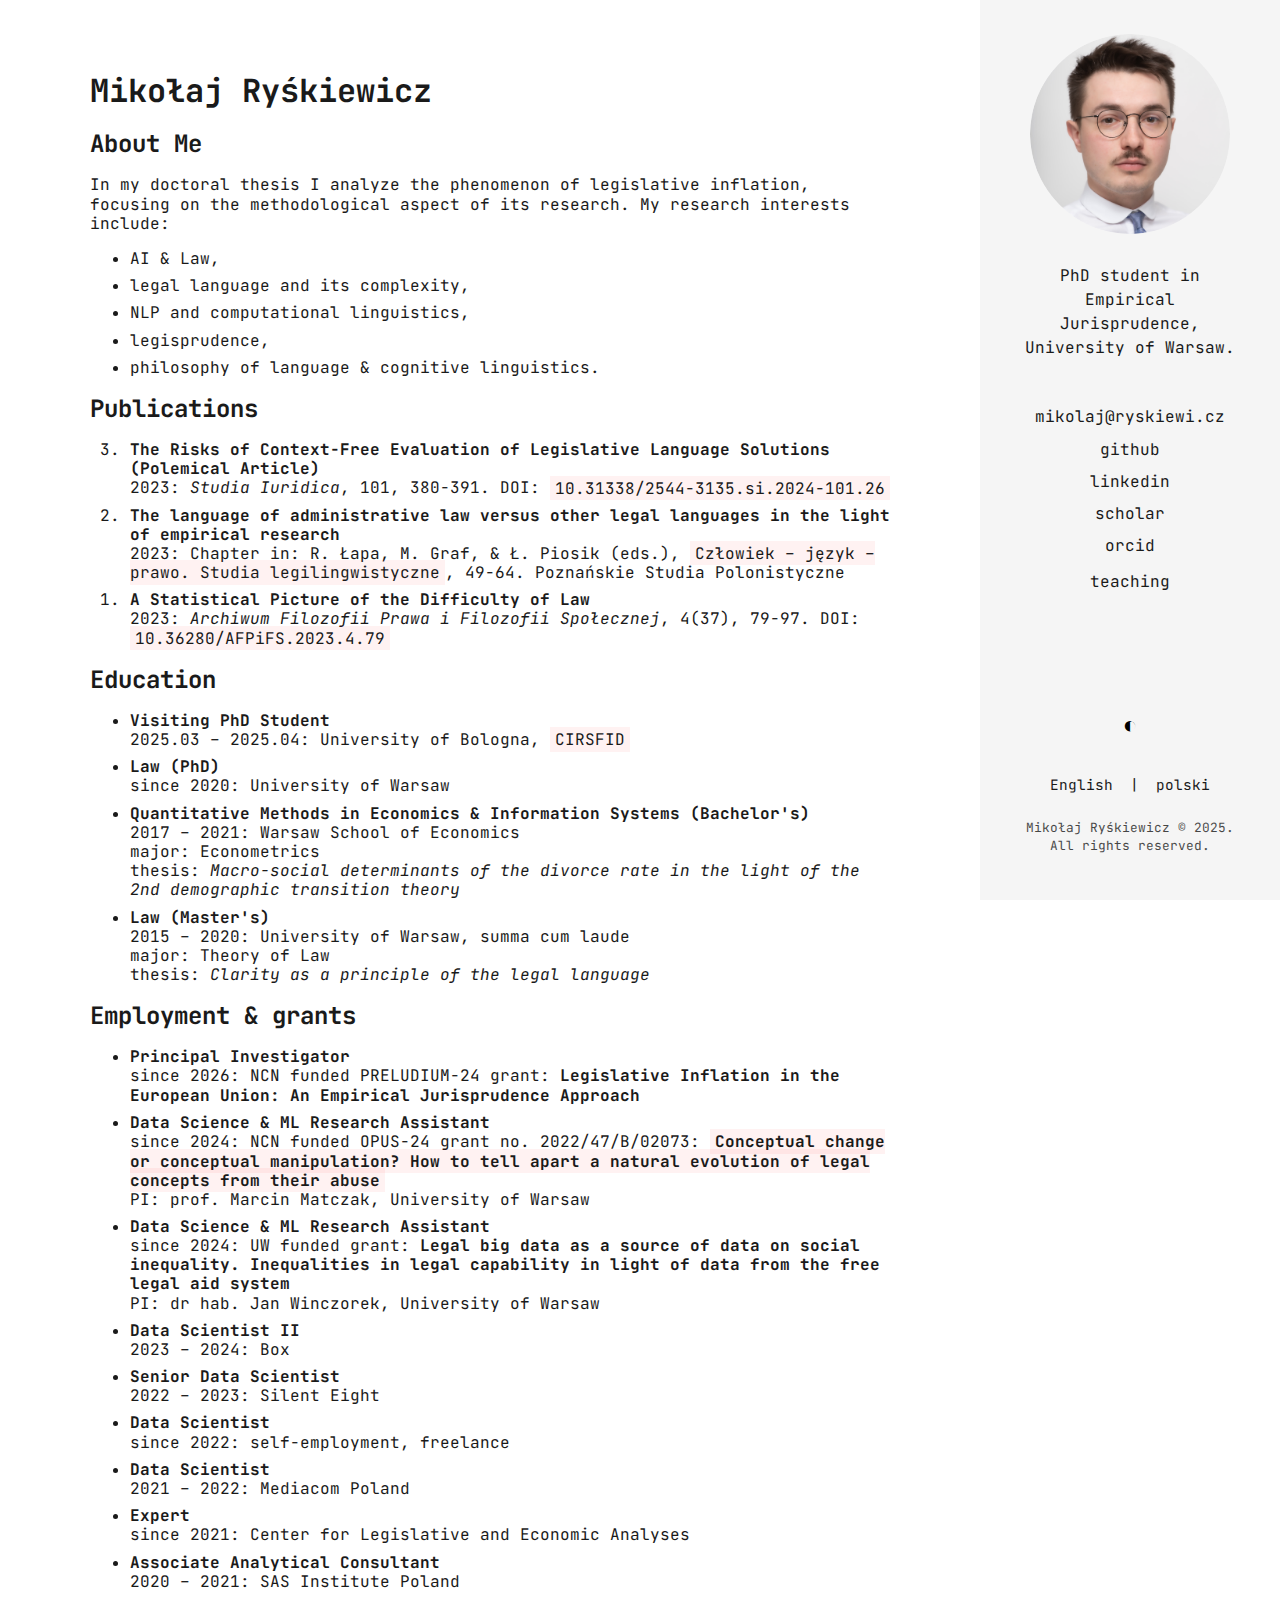
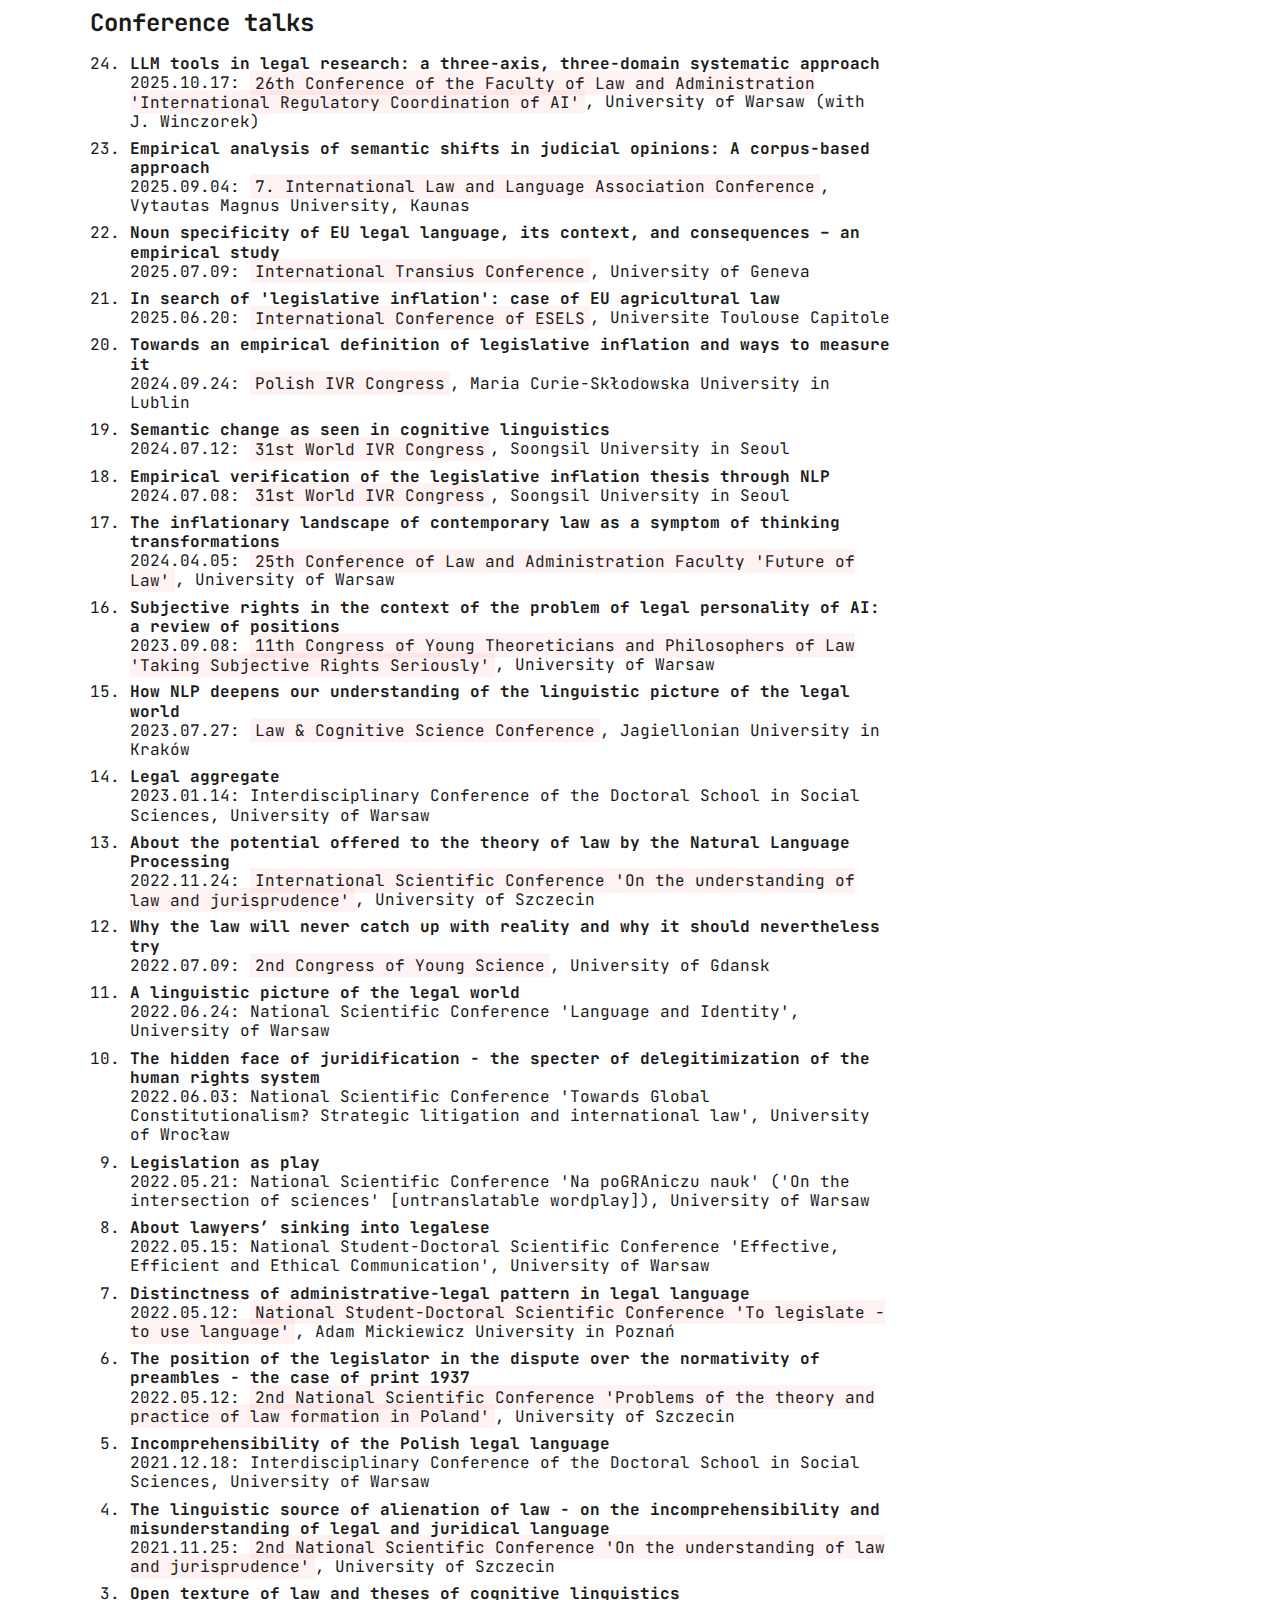
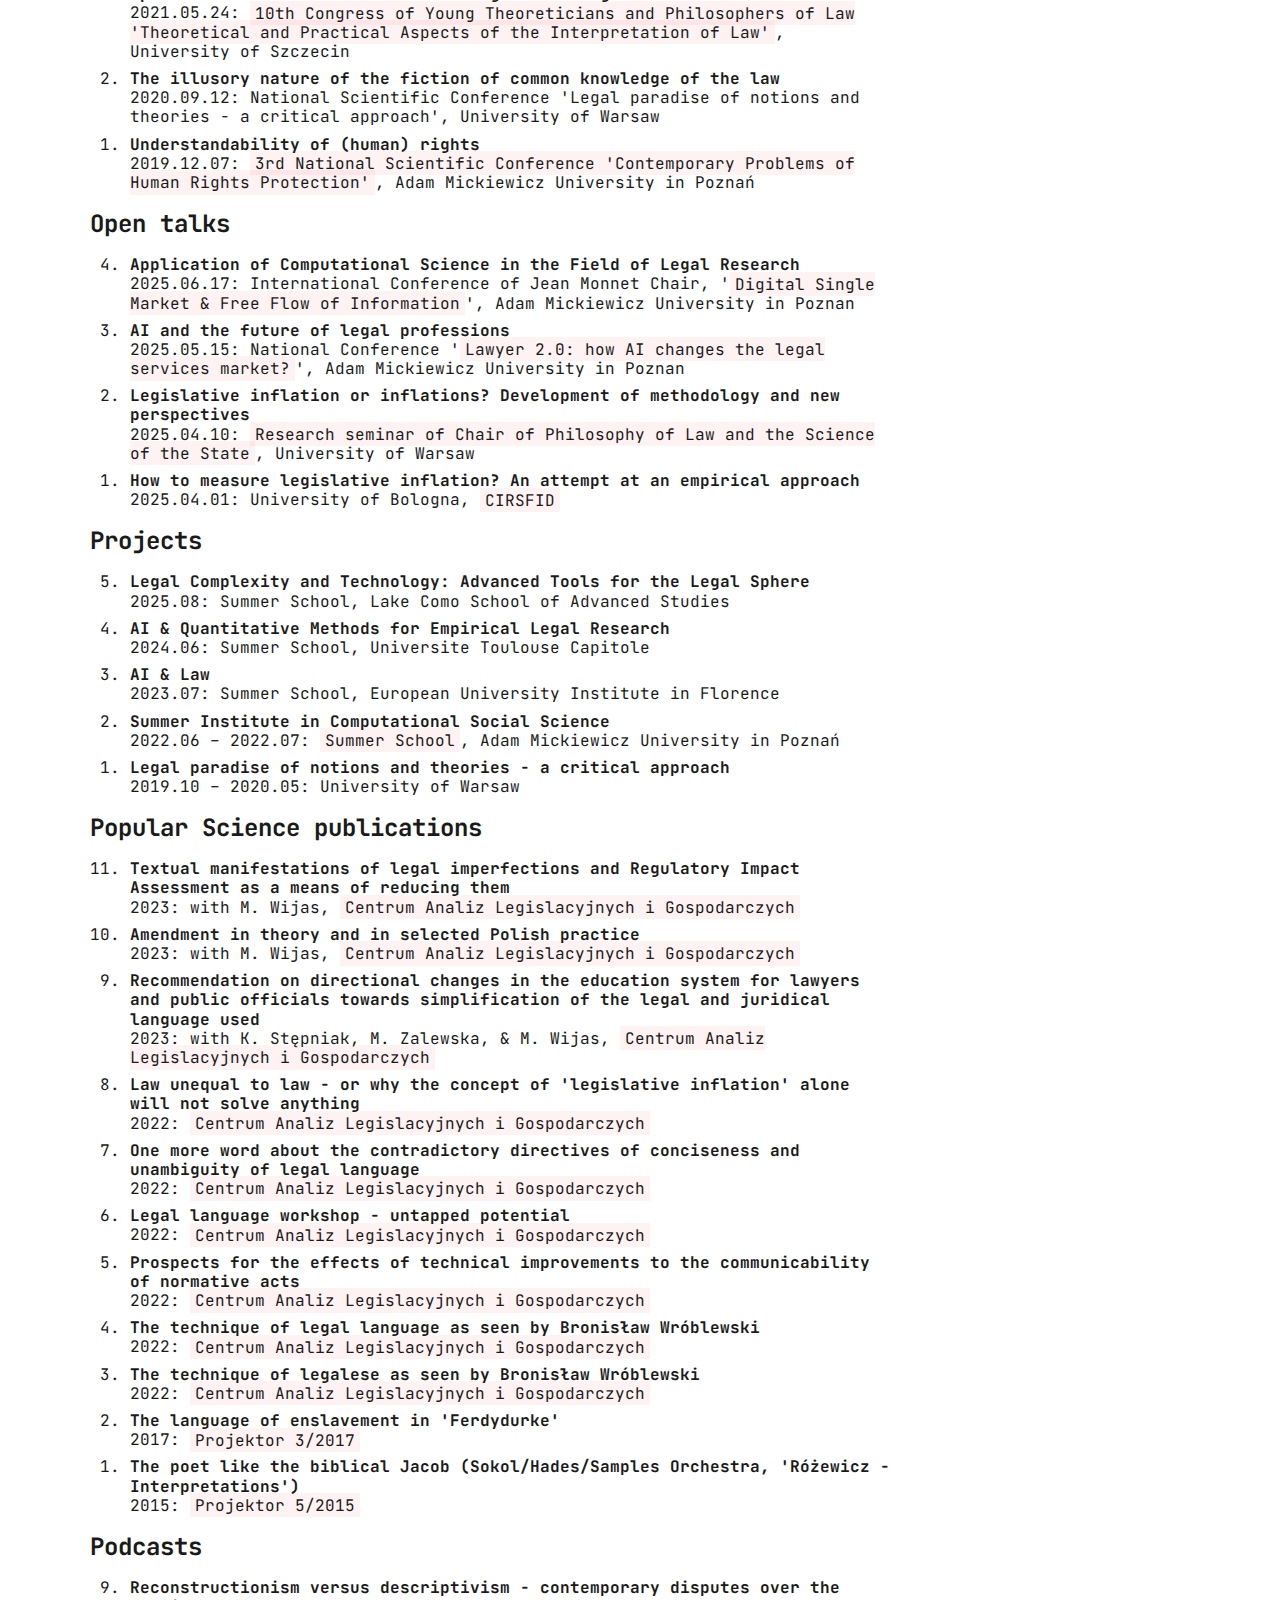
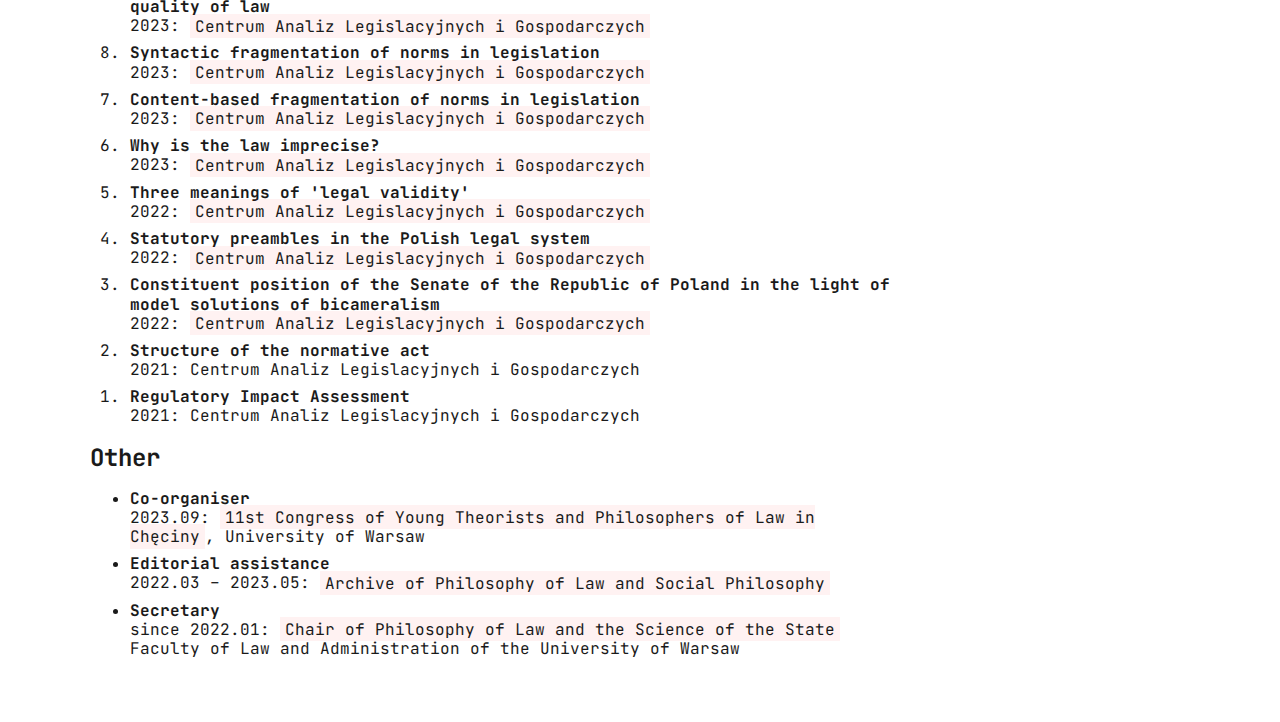
<file: index.html>
<!DOCTYPE html>
<html lang="en">
  <head>
    <meta charset="UTF-8" />
    <meta name="viewport" content="width=device-width, initial-scale=1.0" />
    <title>Mikołaj Ryśkiewicz</title>
    <meta name="description" content="Mikołaj Ryśkiewicz – Empirical Jurisprudence and AI & Law" />
    <meta name="keywords" content="law, linguistics, legal linguistics, computational linguistics" />
    <meta name="author" content="Mikołaj Ryśkiewicz" />
    <link rel="icon" type="image/x-icon" href="/static/favicon.ico" />
    <link rel="preconnect" href="https://fonts.googleapis.com" />
    <link rel="preconnect" href="https://fonts.gstatic.com" crossorigin />
    <link
      href="https://fonts.googleapis.com/css2?family=JetBrains+Mono:wght@400;700&display=swap"
      rel="stylesheet"
    />
    <link rel="stylesheet" href="/static/css/style.css" />
  </head>
  <body>
    <div class="container">
      <main id="main-content">
        
          <!-- Index page -->
          <div data-page="index" class="active">
            <div data-lang="en"><h1>Mikołaj Ryśkiewicz</h1>
<h2>About Me</h2>
<p>In my doctoral thesis I analyze the phenomenon of legislative inflation, focusing on the methodological aspect of its research.
My research interests include:</p>
<ul>
<li>AI &amp; Law,</li>
<li>legal language and its complexity,</li>
<li>NLP and computational linguistics,</li>
<li>legisprudence,</li>
<li>philosophy of language &amp; cognitive linguistics.</li>
</ul>
<h2>Publications</h2>
<ol reversed>
<li><b>The Risks of Context-Free Evaluation of Legislative Language Solutions (Polemical Article)</b><br>2023: <em>Studia Iuridica</em>, 101, 380-391. DOI: <a href="https://doi.org/10.31338/2544-3135.si.2024-101.26" target="_blank" rel="noopener">10.31338/2544-3135.si.2024-101.26</a></li>
<li><b>The language of administrative law versus other legal languages in the light of empirical research</b><br>2023: Chapter in: R. Łapa, M. Graf, &amp; Ł. Piosik (eds.), <a href="https://psp.amu.edu.pl/asset/public/1673/Czlowiek-jezyk-prawo-spis-tresci.pdf" target="_blank" rel="noopener">Człowiek – język – prawo. Studia legilingwistyczne</a>,  49-64. Poznańskie Studia Polonistyczne</li>
<li><b>A Statistical Picture of the Difficulty of Law</b><br>2023: <em>Archiwum Filozofii Prawa i Filozofii Społecznej</em>, 4(37), 79-97. DOI: <a href="https://doi.org/10.36280/AFPiFS.2023.4.79" target="_blank" rel="noopener">10.36280/AFPiFS.2023.4.79</a></li>
</ol reversed>

<h2>Education</h2>
<ul>
<li><b>Visiting PhD Student</b><br>2025.03 – 2025.04: University of Bologna, <a href="https://site.unibo.it/cirsfid/it" target="_blank" rel="noopener">CIRSFID</a></li>
<li><b>Law (PhD)</b><br>since 2020: University of Warsaw</li>
<li><b>Quantitative Methods in Economics & Information Systems (Bachelor's)</b><br>2017 – 2021: Warsaw School of Economics<br>major: Econometrics<br>thesis: <em>Macro-social determinants of the divorce rate in the light of the 2nd demographic transition theory</em><br></li>
<li><b>Law (Master's)</b><br>2015 – 2020: University of Warsaw, summa cum laude<br>major: Theory of Law<br>thesis: <em>Clarity as a principle of the legal language</em><br></li>
</ul>

<h2>Employment &amp; grants</h2>
<ul>
<li><b>Principal Investigator</b><br>since 2026: NCN funded PRELUDIUM-24 grant: <strong>Legislative Inflation in the European Union: An Empirical Jurisprudence Approach</strong></li>
<li><b>Data Science & ML Research Assistant</b><br>since 2024: NCN funded OPUS-24 grant no. 2022/47/B/02073: <a href="https://projekty.ncn.gov.pl/index.php?projekt_id=577471" target="_blank" rel="noopener"><strong>Conceptual change or conceptual manipulation? How to tell apart a natural evolution of legal concepts from their abuse</strong></a><br>PI: prof. Marcin Matczak, University of Warsaw<br></li>
<li><b>Data Science & ML Research Assistant</b><br>since 2024: UW funded grant: <strong>Legal big data as a source of data on social inequality. Inequalities in legal capability in light of data from the free legal aid system</strong><br>PI: dr hab. Jan Winczorek, University of Warsaw<br></li>
<li><b>Data Scientist II</b><br>2023 – 2024: Box</li>
<li><b>Senior Data Scientist</b><br>2022 – 2023: Silent Eight</li>
<li><b>Data Scientist</b><br>since 2022: self-employment, freelance</li>
<li><b>Data Scientist</b><br>2021 – 2022: Mediacom Poland</li>
<li><b>Expert</b><br>since 2021: Center for Legislative and Economic Analyses</li>
<li><b>Associate Analytical Consultant</b><br>2020 – 2021: SAS Institute Poland</li>
</ul>

<h2>Conference talks</h2>
<ol reversed>
<li><b>LLM tools in legal research: a three-axis, three-domain systematic approach</b><br>2025.10.17: <a href="https://wpia.uw.edu.pl/uploads/media/68ef518c47c4f/agenda-konferencja-wydzialowa-17-10-v7-5.pdf" target="_blank" rel="noopener">26th Conference of the Faculty of Law and Administration 'International Regulatory Coordination of AI'</a>, University of Warsaw (with J. Winczorek)</li>
<li><b>Empirical analysis of semantic shifts in judicial opinions: A corpus-based approach</b><br>2025.09.04: <a href="https://conferences.vdu.lt/the-7th-general-illa-conference-call-for-papers/" target="_blank" rel="noopener">7. International Law and Language Association Conference</a>, Vytautas Magnus University, Kaunas</li>
<li><b>Noun specificity of EU legal language, its context, and consequences – an empirical study</b><br>2025.07.09: <a href="https://transius.unige.ch/en/conferences-and-seminars/international-conferences/tc25/cfp" target="_blank" rel="noopener">International Transius Conference</a>, University of Geneva</li>
<li><b>In search of 'legislative inflation': case of EU agricultural law</b><br>2025.06.20: <a href="https://esels.eu/conference-report-toulouse-2025/" target="_blank" rel="noopener">International Conference of ESELS</a>, Universite Toulouse Capitole</li>
<li><b>Towards an empirical definition of legislative inflation and ways to measure it</b><br>2024.09.24: <a href="https://phavi.umcs.pl/at/attachments/2024/0919/220323-2024-program-konferencji.pdf" target="_blank" rel="noopener">Polish IVR Congress</a>, Maria Curie-Skłodowska University in Lublin</li>
<li><b>Semantic change as seen in cognitive linguistics</b><br>2024.07.12: <a href="https://drive.google.com/drive/folders/1z6nMkzm38UCMLPKSFkjVs51rLGp4aNIl" target="_blank" rel="noopener">31st World IVR Congress</a>, Soongsil University in Seoul</li>
<li><b>Empirical verification of the legislative inflation thesis through NLP</b><br>2024.07.08: <a href="https://drive.google.com/drive/folders/1z6nMkzm38UCMLPKSFkjVs51rLGp4aNIl" target="_blank" rel="noopener">31st World IVR Congress</a>, Soongsil University in Seoul</li>
<li><b>The inflationary landscape of contemporary law as a symptom of thinking transformations</b><br>2024.04.05: <a href="https://wpia.uw.edu.pl/uploads/media/660d55bfbce7f/2przyszlosc-prawa-program-konferencji-pdf-1.pdf" target="_blank" rel="noopener">25th Conference of Law and Administration Faculty 'Future of Law'</a>, University of Warsaw</li>
<li><b>Subjective rights in the context of the problem of legal personality of AI: a review of positions</b><br>2023.09.08: <a href="https://wpia.uw.edu.pl/uploads/media/64e8a451b8e0c/program-xi-zjazdu-mlodych-teoretykow-i-filozofow-prawa-checiny-2023-1.pdf" target="_blank" rel="noopener">11th Congress of Young Theoreticians and Philosophers of Law 'Taking Subjective Rights Seriously'</a>, University of Warsaw</li>
<li><b>How NLP deepens our understanding of the linguistic picture of the legal world</b><br>2023.07.27: <a href="https://futurelawlab.pl/law-cognitive-science-conference/" target="_blank" rel="noopener">Law &amp; Cognitive Science Conference</a>, Jagiellonian University in Kraków</li>
<li><b>Legal aggregate</b><br>2023.01.14: Interdisciplinary Conference of the Doctoral School in Social Sciences, University of Warsaw</li>
<li><b>About the potential offered to the theory of law by the Natural Language Processing</b><br>2022.11.24: <a href="https://konferencja-stczepita.usz.edu.pl/program/" target="_blank" rel="noopener">International Scientific Conference 'On the understanding of law and jurisprudence'</a>, University of Szczecin</li>
<li><b>Why the law will never catch up with reality and why it should nevertheless try</b><br>2022.07.09: <a href="https://kongresmlodejnauki.ug.edu.pl/wp-content/uploads/2022/07/Program-Kongresu-Mlodej-Nauki-1.pdf" target="_blank" rel="noopener">2nd Congress of Young Science</a>, University of Gdansk</li>
<li><b>A linguistic picture of the legal world</b><br>2022.06.24: National Scientific Conference 'Language and Identity', University of Warsaw</li>
<li><b>The hidden face of juridification - the specter of delegitimization of the human rights system </b><br>2022.06.03: National Scientific Conference 'Towards Global Constitutionalism? Strategic litigation and international law', University of Wrocław</li>
<li><b>Legislation as play </b><br>2022.05.21: National Scientific Conference 'Na poGRAniczu nauk' ('On the intersection of sciences' [untranslatable wordplay]), University of Warsaw</li>
<li><b>About lawyers’ sinking into legalese </b><br>2022.05.15: National Student-Doctoral Scientific Conference 'Effective, Efficient and Ethical Communication', University of Warsaw</li>
<li><b>Distinctness of administrative-legal pattern in legal language</b><br>2022.05.12: <a href="https://wfpik.amu.edu.pl/__data/assets/pdf_file/0018/369000/Program-konferencji.pdf" target="_blank" rel="noopener">National Student-Doctoral Scientific Conference 'To legislate - to use language'</a>, Adam Mickiewicz University in Poznań</li>
<li><b>The position of the legislator in the dispute over the normativity of preambles - the case of print 1937</b><br>2022.05.12: <a href="https://konferencja-mklodawski.usz.edu.pl/program-2022/" target="_blank" rel="noopener">2nd National Scientific Conference 'Problems of the theory and practice of law formation in Poland'</a>, University of Szczecin</li>
<li><b>Incomprehensibility of the Polish legal language</b><br>2021.12.18: Interdisciplinary Conference of the Doctoral School in Social Sciences, University of Warsaw</li>
<li><b>The linguistic source of alienation of law - on the incomprehensibility and misunderstanding of legal and juridical language</b><br>2021.11.25: <a href="https://konferencja-stczepita.usz.edu.pl/edycja-2021/" target="_blank" rel="noopener">2nd National Scientific Conference 'On the understanding of law and jurisprudence'</a>, University of Szczecin</li>
<li><b>Open texture of law and theses of cognitive linguistics</b><br>2021.05.24: <a href="https://doi.org/10.36280/AFPiFS.2021.3.107" target="_blank" rel="noopener">10th Congress of Young Theoreticians and Philosophers of Law 'Theoretical and Practical Aspects of the Interpretation of Law'</a>, University of Szczecin</li>
<li><b>The illusory nature of the fiction of common knowledge of the law</b><br>2020.09.12: National Scientific Conference 'Legal paradise of notions and theories - a critical approach', University of Warsaw</li>
<li><b>Understandability of (human) rights</b><br>2019.12.07: <a href="https://ppb.amu.edu.pl/2019/11/30/harmonogram-iii-ogolnopolskiej-konferencji-naukowej-wspolczesne-problemy-ochrony-praw-czlowieka-7-xii-2019/" target="_blank" rel="noopener">3rd National Scientific Conference 'Contemporary Problems of Human Rights Protection'</a>, Adam Mickiewicz University in Poznań</li>
</ol reversed>

<h2>Open talks</h2>
<ol reversed>
<li><b>Application of Computational Science in the Field of Legal Research</b><br>2025.06.17: International Conference of Jean Monnet Chair, '<a href="https://freeflow.web.amu.edu.pl/" target="_blank" rel="noopener">Digital Single Market &amp; Free Flow of Information</a>', Adam Mickiewicz University in Poznan</li>
<li><b>AI and the future of legal professions</b><br>2025.05.15: National Conference '<a href="https://prawo.amu.edu.pl/aktualnosci/ogolnopolska-konferencja-naukowa-prawnik-2-0-jak-ai-zmienia-rynek-uslug-prawnych/" target="_blank" rel="noopener">Lawyer 2.0: how AI changes the legal services market?</a>', Adam Mickiewicz University in Poznan</li>
<li><b>Legislative inflation or inflations? Development of methodology and new perspectives</b><br>2025.04.10: <a href="https://fpinop.wpia.uw.edu.pl/index.php/2025/04/04/891/" target="_blank" rel="noopener">Research seminar of Chair of Philosophy of Law and the Science of the State</a>, University of Warsaw</li>
<li><b>How to measure legislative inflation? An attempt at an empirical approach</b><br>2025.04.01: University of Bologna, <a href="https://site.unibo.it/cirsfid/it" target="_blank" rel="noopener">CIRSFID</a></li>
</ol reversed>

<h2>Projects</h2>
<ol reversed>
<li><b>Legal Complexity and Technology: Advanced Tools for the Legal Sphere</b><br>2025.08: Summer School, Lake Como School of Advanced Studies</li>
<li><b>AI & Quantitative Methods for Empirical Legal Research</b><br>2024.06: Summer School, Universite Toulouse Capitole</li>
<li><b>AI & Law</b><br>2023.07: Summer School, European University Institute in Florence</li>
<li><b>Summer Institute in Computational Social Science</b><br>2022.06 – 2022.07: <a href="https://prawo.amu.edu.pl/aktualnosci/podsumowanie-szkoly-letniej-poswieconej-metodom-statystycznym-w-naukach-prawnych/" target="_blank" rel="noopener">Summer School</a>, Adam Mickiewicz University in Poznań</li>
<li><b>Legal paradise of notions and theories - a critical approach</b><br>2019.10 – 2020.05: University of Warsaw</li>
</ol reversed>

<h2>Popular Science publications</h2>
<ol reversed>
<li><b>Textual manifestations of legal imperfections and Regulatory Impact Assessment as a means of reducing them</b><br>2023: with M. Wijas, <a href="https://calg.pl/wp-content/uploads/2024/02/Tekstowe-przejawy-niedoskonalosci-prawa-oraz-OSR-jako-sposob-ich-ograniczania.pdf" target="_blank" rel="noopener">Centrum Analiz Legislacyjnych i Gospodarczych</a></li>
<li><b>Amendment in theory and in selected Polish practice</b><br>2023: with M. Wijas, <a href="https://calg.pl/wp-content/uploads/2024/02/Nowelizacja-4.pdf" target="_blank" rel="noopener">Centrum Analiz Legislacyjnych i Gospodarczych</a></li>
<li><b>Recommendation on directional changes in the education system for lawyers and public officials towards simplification of the legal and juridical language used</b><br>2023: with K. Stępniak, M. Zalewska, &amp; M. Wijas, <a href="https://calg.pl/wp-content/uploads/2024/02/Rekomendacja_2023_CALG_compressed.pdf" target="_blank" rel="noopener">Centrum Analiz Legislacyjnych i Gospodarczych</a></li>
<li><b>Law unequal to law - or why the concept of 'legislative inflation' alone will not solve anything</b><br>2022: <a href="https://calg.pl/prawo-prawu-nierowne-czyli-dlaczego-sama-koncepcja-inflacji-prawa-niczego-nie-rozwiaze/" target="_blank" rel="noopener">Centrum Analiz Legislacyjnych i Gospodarczych</a></li>
<li><b>One more word about the contradictory directives of conciseness and unambiguity of legal language</b><br>2022: <a href="https://calg.pl/jeszcze-slowo-o-sprzecznosci-dyrektyw-zwiezlosci-i-jednoznacznosci-jezyka-prawnego/" target="_blank" rel="noopener">Centrum Analiz Legislacyjnych i Gospodarczych</a></li>
<li><b>Legal language workshop - untapped potential</b><br>2022: <a href="https://calg.pl/jezykowy-warsztat-prawniczy-niewykorzystany-potencjal/" target="_blank" rel="noopener">Centrum Analiz Legislacyjnych i Gospodarczych</a></li>
<li><b>Prospects for the effects of technical improvements to the communicability of normative acts</b><br>2022: <a href="https://calg.pl/perspektywy-skutkow-technicznej-naprawy-komunikatywnosci-aktow-normatywnych/" target="_blank" rel="noopener">Centrum Analiz Legislacyjnych i Gospodarczych</a></li>
<li><b>The technique of legal language as seen by Bronisław Wróblewski</b><br>2022: <a href="https://calg.pl/technika-jezyka-prawnego-w-ujeciu-bronislawa-wroblewskiego/" target="_blank" rel="noopener">Centrum Analiz Legislacyjnych i Gospodarczych</a></li>
<li><b>The technique of legalese as seen by Bronisław Wróblewski</b><br>2022: <a href="https://calg.pl/technika-jezyka-prawniczego-w-ujeciu-bronislawa-wroblewskiego/" target="_blank" rel="noopener">Centrum Analiz Legislacyjnych i Gospodarczych</a></li>
<li><b>The language of enslavement in 'Ferdydurke'</b><br>2017: <a href="http://www.zenit-admin.ogicom.pl/download/Projektor_24/projektor_24_www.pdf" target="_blank" rel="noopener">Projektor 3/2017</a></li>
<li><b>The poet like the biblical Jacob (Sokol/Hades/Samples Orchestra, 'Różewicz - Interpretations')</b><br>2015: <a href="https://projektor-muzyka.blogspot.com/2016/07/poeta-jak-biblijny-jakub-soko-hades.html" target="_blank" rel="noopener">Projektor 5/2015</a></li>
</ol reversed>

<h2>Podcasts</h2>
<ol reversed>
<li><b>Reconstructionism versus descriptivism - contemporary disputes over the quality of law</b><br>2023: <a href="https://youtu.be/e5A7WeF3ON0" target="_blank" rel="noopener">Centrum Analiz Legislacyjnych i Gospodarczych</a></li>
<li><b>Syntactic fragmentation of norms in legislation</b><br>2023: <a href="https://youtu.be/g_zAiVJoUzY" target="_blank" rel="noopener">Centrum Analiz Legislacyjnych i Gospodarczych</a></li>
<li><b>Content-based fragmentation of norms in legislation</b><br>2023: <a href="https://youtu.be/2MZ1C8_Cjws" target="_blank" rel="noopener">Centrum Analiz Legislacyjnych i Gospodarczych</a></li>
<li><b>Why is the law imprecise?</b><br>2023: <a href="https://youtu.be/eOn2-EjsadE" target="_blank" rel="noopener">Centrum Analiz Legislacyjnych i Gospodarczych</a></li>
<li><b>Three meanings of 'legal validity'</b><br>2022: <a href="https://youtu.be/hfJXY3lWpq4" target="_blank" rel="noopener">Centrum Analiz Legislacyjnych i Gospodarczych</a></li>
<li><b>Statutory preambles in the Polish legal system</b><br>2022: <a href="https://youtu.be/ui6F3vd7WkE" target="_blank" rel="noopener">Centrum Analiz Legislacyjnych i Gospodarczych</a></li>
<li><b>Constituent position of the Senate of the Republic of Poland in the light of model solutions of bicameralism</b><br>2022: <a href="https://youtu.be/VMEhYTpmqVQ" target="_blank" rel="noopener">Centrum Analiz Legislacyjnych i Gospodarczych</a></li>
<li><b>Structure of the normative act</b><br>2021: Centrum Analiz Legislacyjnych i Gospodarczych</li>
<li><b>Regulatory Impact Assessment</b><br>2021: Centrum Analiz Legislacyjnych i Gospodarczych</li>
</ol reversed>

<h2>Other</h2>
<ul>
<li><b>Co-organiser</b><br>2023.09: <a href="https://wpia.uw.edu.pl/uploads/media/64e8a451b8e0c/program-xi-zjazdu-mlodych-teoretykow-i-filozofow-prawa-checiny-2023-1.pdf" target="_blank" rel="noopener">11st Congress of Young Theorists and Philosophers of Law in Chęciny</a>, University of Warsaw</li>
<li><b>Editorial assistance</b><br>2022.03 – 2023.05: <a href="https://archiwum.ivr.org.pl/" target="_blank" rel="noopener">Archive of Philosophy of Law and Social Philosophy</a></li>
<li><b>Secretary</b><br>since 2022.01: <a href="https://fpinop.wpia.uw.edu.pl" target="_blank" rel="noopener">Chair of Philosophy of Law and the Science of the State</a><br>Faculty of Law and Administration of the University of Warsaw<br></li>
</ul></div>
            <div data-lang="pl"><h1>Mikołaj Ryśkiewicz</h1>
<h2>O mnie</h2>
<p>W ramach pracy doktorskiej analizuję zjawisko inflacji prawa ze szczególnym uwzględnieniem aspektu metodologii jej badań.
Moje zainteresowania badawcze obejmują również:</p>
<ul>
<li>nurt AI &amp; Law,</li>
<li>język prawny i jego złożoność,</li>
<li>NLP i językoznawstwo ilościowe,</li>
<li>legisprudencję,</li>
<li>filozofię języka i językoznawstwo kognitywne.</li>
</ul>
<h2>Publikacje</h2>
<ol reversed>
<li><b>The Risks of Context-Free Evaluation of Legislative Language Solutions (Polemical Article)</b><br>2023: <em>Studia Iuridica</em>, 101, 380-391. DOI: <a href="https://doi.org/10.31338/2544-3135.si.2024-101.26" target="_blank" rel="noopener">10.31338/2544-3135.si.2024-101.26</a></li>
<li><b>Język prawa administracyjnego a inne języki prawne w świetle badań empirycznych</b><br>2023: Rozdział w: R. Łapa, M. Graf, Ł. Piosik (red.), <a href="https://psp.amu.edu.pl/asset/public/1673/Czlowiek-jezyk-prawo-spis-tresci.pdf" target="_blank" rel="noopener">Człowiek – język – prawo. Studia legilingwistyczne</a>, 49-64. Poznańskie Studia Polonistyczne</li>
<li><b>Statystyczny obraz trudności prawa</b><br>2023: <em>Archiwum Filozofii Prawa i Filozofii Społecznej</em>, 4(37), 79-97. DOI: <a href="https://doi.org/10.36280/AFPiFS.2023.4.79" target="_blank" rel="noopener">10.36280/AFPiFS.2023.4.79</a></li>
</ol reversed>

<h2>Edukacja</h2>
<ul>
<li><b>Staż badawczy</b><br>2025.03 – 2025.04: Uniwersytet Boloński, <a href="https://site.unibo.it/cirsfid/it" target="_blank" rel="noopener">CIRSFID</a></li>
<li><b>Nauki prawne (doktorat)</b><br>od 2020: Uniwersytet Warszawski</li>
<li><b>Metody ilościowe w ekonomii i systemy informacyjne (licencjackie)</b><br>2017 – 2021: Szkoła Główna Handlowa<br>seminarium dyplomowe: Ekonometria<br>praca dyplomowa: <em>Makrospołeczne determinanty wskaźnika rozwodów w świetle teorii drugiego przejścia demograficznego</em><br></li>
<li><b>Prawo (magisterskie)</b><br>2015 – 2020: Uniwersytet Warszawski, dyplom z wyróżnieniem<br>seminarium dyplomowe: Teoria prawa<br>praca dyplomowa: <em>Jasność jako dyrektywa języka prawnego</em><br></li>
</ul>

<h2>Zatrudnienie i granty</h2>
<ul>
<li><b>Kierownik projektu</b><br>od 2026: grant NCN PRELUDIUM-24: <strong>Inflacja prawa Unii Europejskiej: podejście oparte na Empirycznej Jurysprudencji</strong></li>
<li><b>Stypendysta</b><br>od 2024: grant NCN OPUS-24 2022/47/B/02073: <a href="https://projekty.ncn.gov.pl/index.php?projekt_id=577471" target="_blank" rel="noopener"><strong>Zmiana pojęciowa czy pojęciowa manipulacja? Jak odróżnić naturalną ewolucję pojęć prawnych od ich nadużycia</strong></a><br>PI: prof. Marcin Matczak, Uniwersytet Warszawski<br></li>
<li><b>Stypendysta</b><br>od 2024: grant UW: <strong>Legal big data as a source of data on social inequality. Inequalities in legal capability in light of data from the free legal aid system</strong><br>PI: dr hab. Jan Winczorek, Uniwersytet Warszawski<br></li>
<li><b>Data Scientist II</b><br>2023 – 2024: Box</li>
<li><b>Senior Data Scientist</b><br>2022 – 2023: Silent Eight</li>
<li><b>Data Scientist</b><br>od 2022: samozatrudnienie</li>
<li><b>Data Scientist</b><br>2021 – 2022: Mediacom Poland</li>
<li><b>Ekspert</b><br>od 2021: Centrum Analiz Legislacyjnych i Gospodarczych</li>
<li><b>Associate Analytical Consultant</b><br>2020 – 2021: SAS Institute Poland</li>
</ul>

<h2>Konferencje</h2>
<ol reversed>
<li><b>LLM tools in legal research: a three-axis, three-domain systematic approach</b><br>2025.10.17: <a href="https://wpia.uw.edu.pl/uploads/media/68ef518c47c4f/agenda-konferencja-wydzialowa-17-10-v7-5.pdf" target="_blank" rel="noopener">XXVI Konferencja Wydziału Prawa i Administracji 'International Regulatory Coordination of AI'</a>, Uniwersytet Warszawski (wraz z J. Winczorkiem)</li>
<li><b>Empirical analysis of semantic shifts in judicial opinions: A corpus-based approach</b><br>2025.09.04: <a href="https://conferences.vdu.lt/the-7th-general-illa-conference-call-for-papers/" target="_blank" rel="noopener">7. Międzynarodowa Konferencja International Law and Language Association</a>, Uniwersytet Witolda Wielkiego w Kownie</li>
<li><b>Noun specificity of EU legal language, its context, and consequences – an empirical study</b><br>2025.07.09: <a href="https://transius.unige.ch/en/conferences-and-seminars/international-conferences/tc25/cfp" target="_blank" rel="noopener">Międzynarodowa Konferencja Transius</a>, Uniwersytet Genewski</li>
<li><b>In search of 'legislative inflation': case of EU agricultural law</b><br>2025.06.20: <a href="https://esels.eu/conference-report-toulouse-2025/" target="_blank" rel="noopener">Międzynarodowa Konferencja ESELS</a>, Uniwersytet Toulouse Capitole</li>
<li><b>W stronę empirycznej definicji inflacji prawa i sposobów jej mierzenia</b><br>2024.09.24: <a href="https://phavi.umcs.pl/at/attachments/2024/0919/220323-2024-program-konferencji.pdf" target="_blank" rel="noopener">Kongres Sekcji Polskiej IVR</a>, Uniwersytet Marii Curie-Skłodowskiej w Lublinie</li>
<li><b>Semantic change as seen in cognitive linguistics</b><br>2024.07.12: <a href="https://drive.google.com/drive/folders/1z6nMkzm38UCMLPKSFkjVs51rLGp4aNIl" target="_blank" rel="noopener">31. Światowy Kongres IVR</a>, Uniwersytet Soongsil w Seulu</li>
<li><b>Empirical verification of the legislative inflation thesis through NLP</b><br>2024.07.08: <a href="https://drive.google.com/drive/folders/1z6nMkzm38UCMLPKSFkjVs51rLGp4aNIl" target="_blank" rel="noopener">31. Światowy Kongres IVR</a>, Uniwersytet Soongsil w Seulu</li>
<li><b>Inflacyjny krajobraz współczesnego prawa jako symptom przekształceń sposobu myślenia</b><br>2024.04.05: <a href="https://wpia.uw.edu.pl/uploads/media/660d55bfbce7f/2przyszlosc-prawa-program-konferencji-pdf-1.pdf" target="_blank" rel="noopener">XXV Konferencja Wydziału Prawa i Administracji 'Przyszłość prawa'</a>, Uniwersytet Warszawski</li>
<li><b>Prawa podmiotowe w kontekście problemu osobowości prawnej AI: przegląd stanowisk</b><br>2023.09.08: <a href="https://wpia.uw.edu.pl/uploads/media/64e8a451b8e0c/program-xi-zjazdu-mlodych-teoretykow-i-filozofow-prawa-checiny-2023-1.pdf" target="_blank" rel="noopener">XI Zjazd Młodych Teoretyków i Filozofów Prawa 'Biorąc prawa podmiotowe poważnie'</a>, Uniwersytet Warszawski</li>
<li><b>How NLP deepens our understanding of the linguistic picture of the legal world</b><br>2023.07.27: <a href="https://futurelawlab.pl/law-cognitive-science-conference/" target="_blank" rel="noopener">Law &amp; Cognitive Science Conference</a>, Uniwersytet Jagielloński w Krakowie</li>
<li><b>Agregat prawny</b><br>2023.01.14: Interdyscyplinarna Konferencja Szkoły Doktorskiej Nauk Społecznych, Uniwersytet Warszawski</li>
<li><b>O potencjale, jaki oferuje teorii prawa przetwarzanie języka naturalnego</b><br>2022.11.24: <a href="https://konferencja-stczepita.usz.edu.pl/program/" target="_blank" rel="noopener">Międzynarodowa Konferencja Naukowa 'O Pojmowaniu Prawa i Prawoznawstwa'</a>, Uniwersytet Szczeciński</li>
<li><b>Dlaczego prawo nigdy nie dogoni rzeczywistości i dlaczego jednak powinno próbować</b><br>2022.07.09: <a href="https://kongresmlodejnauki.ug.edu.pl/wp-content/uploads/2022/07/Program-Kongresu-Mlodej-Nauki-1.pdf" target="_blank" rel="noopener">II Kongres Młodej Nauki</a>, Uniwersytet Gdański</li>
<li><b>Językowy obraz świata prawnego</b><br>2022.06.24: Ogólnopolska Konferencja Naukowa 'Język i tożsamość', Uniwersytet Warszawski</li>
<li><b>Skryte oblicze jurydyzacji — widmo delegitymizacji systemu praw człowieka</b><br>2022.06.03: Ogólnopolska Konferencja Naukowa 'W stronę globalnego konstytucjonalizmu? Strategiczna litygacja i prawo międzynarodowe', Uniwersytet Wrocławski</li>
<li><b>Legislacja jako zabawa</b><br>2022.05.21: Ogólnopolska Konferencja Naukowa 'Na poGRAniczu nauk', Uniwersytet Warszawski</li>
<li><b>O zapadaniu się prawników w język prawniczy</b><br>2022.05.15: Ogólnopolska Studencko-Doktorancka Konferencja Naukowa 'Efektywna, efektowna i etyczna komunikacja', Uniwersytet Warszawski</li>
<li><b>Odrębność administracyjnoprawnego wzorca w języku prawnym</b><br>2022.05.12: <a href="https://wfpik.amu.edu.pl/__data/assets/pdf_file/0018/369000/Program-konferencji.pdf" target="_blank" rel="noopener">Ogólnopolska Studencko-Doktorancka Konferencja Naukowa 'Stanowić prawo — stosować język'</a>, Uniwersytet Adama Mickiewicza w Poznaniu</li>
<li><b>Stanowisko prawodawcy w sporze o normatywność preambuł — sprawa druku 1937</b><br>2022.05.12: <a href="https://konferencja-mklodawski.usz.edu.pl/program-2022/" target="_blank" rel="noopener">II Ogólnopolska Konferencja Naukowa 'Problemy teorii i praktyki tworzenia prawa w Polsce'</a>, Uniwersytet Szczeciński</li>
<li><b>Niezrozumiałość polskiego języka prawnego</b><br>2021.12.18: Interdyscyplinarna Konferencja Szkoły Doktorskiej Nauk Społecznych, Uniwersytet Warszawski</li>
<li><b>Językowe źródło alienacji prawa — o niezrozumiałości i niezrozumieniu języka prawnego i prawniczego</b><br>2021.11.25: <a href="https://konferencja-stczepita.usz.edu.pl/edycja-2021/" target="_blank" rel="noopener">II Ogólnopolska Konferencja Naukowa 'O pojmowaniu prawa i prawoznawstwa'</a>, Uniwersytet Szczeciński</li>
<li><b>Otwartość tekstowa prawa a tezy językoznawstwa kognitywnego</b><br>2021.05.24: <a href="https://doi.org/10.36280/AFPiFS.2021.3.107" target="_blank" rel="noopener">X Zjazd Młodych Teoretyków i Filozofów Prawa 'Teoretyczne i praktyczne aspekty wykładni prawa'</a>, Uniwersytet Szczeciński</li>
<li><b>Iluzoryczność fikcji powszechnej znajomości prawa </b><br>2020.09.12: Ogólnopolska Konferencja Naukowa 'Prawniczy raj pojęć i teorii — ujęcie krytyczne', Uniwersytet Warszawski</li>
<li><b>Zrozumiałość praw (człowieka)</b><br>2019.12.07: <a href="https://ppb.amu.edu.pl/2019/11/30/harmonogram-iii-ogolnopolskiej-konferencji-naukowej-wspolczesne-problemy-ochrony-praw-czlowieka-7-xii-2019/" target="_blank" rel="noopener">III Ogólnopolska Konferencja Naukowa 'Współczesne problemy ochrony praw człowieka'</a>, Uniwersytet Adama Mickiewicza w Poznaniu</li>
</ol reversed>

<h2>Wystąpienia i seminaria</h2>
<ol reversed>
<li><b>Application of Computational Science in the Field of Legal Research</b><br>2025.06.17: Międzynarodowa Konferencja Katedry Jeana Monneta, '<a href="https://freeflow.web.amu.edu.pl/" target="_blank" rel="noopener">Digital Single Market &amp; Free Flow of Information</a>', Uniwersytet Adama Mickiewicza w Poznaniu</li>
<li><b>AI a przyszłość zawodów prawniczych</b><br>2025.05.15: Ogólnopolska Konferencja Naukowa '<a href="https://prawo.amu.edu.pl/aktualnosci/ogolnopolska-konferencja-naukowa-prawnik-2-0-jak-ai-zmienia-rynek-uslug-prawnych/" target="_blank" rel="noopener">Prawnik 2.0: jak AI zmienia rynek usług prawnych?</a>', Uniwersytet Adama Mickiewicza w Poznaniu</li>
<li><b>Inflacja czy inflacje prawa? Rozwój metodologii i nowe perspektywy</b><br>2025.04.10: <a href="https://fpinop.wpia.uw.edu.pl/index.php/2025/04/04/891/" target="_blank" rel="noopener">Seminarium naukowe Katedry Filozofii Prawa i Nauki o Państwie</a>, Uniwersytet Warszawski</li>
<li><b>Jak mierzyć inflację prawa? Próba podejścia empirycznego</b><br>2025.04.01: Uniwersytet Boloński, <a href="https://site.unibo.it/cirsfid/it" target="_blank" rel="noopener">CIRSFID</a></li>
</ol reversed>

<h2>Projekty</h2>
<ol reversed>
<li><b>Legal Complexity and Technology: Advanced Tools for the Legal Sphere</b><br>2025.08: Szkoła letnia, Lake Como School of Advanced Studies</li>
<li><b>AI & Quantitative Methods for Empirical Legal Research</b><br>2024.06: Szkoła letnia, Uniwersytet Toulouse Capitole</li>
<li><b>AI & Law</b><br>2023.07: Szkoła letnia, Europejski Instytut Uniwersytecki we Florencji</li>
<li><b>Summer Institute in Computational Social Science</b><br>2022.06 – 2022.07: <a href="https://prawo.amu.edu.pl/aktualnosci/podsumowanie-szkoly-letniej-poswieconej-metodom-statystycznym-w-naukach-prawnych/" target="_blank" rel="noopener">Szkoła letnia</a>, Uniwersytet Adama Mickiewicza w Poznaniu</li>
<li><b>Prawniczy raj pojęć i teorii – ujęcie krytyczne</b><br>2019.10 – 2020.05: Uniwersytet Warszawski</li>
</ol reversed>

<h2>Publikacje popularnonaukowe</h2>
<ol reversed>
<li><b>Tekstowe przejawy niedoskonałości prawa oraz OSR jako sposób ich ograniczania</b><br>2023: wraz z M. Wijas, <a href="https://calg.pl/wp-content/uploads/2024/02/Tekstowe-przejawy-niedoskonalosci-prawa-oraz-OSR-jako-sposob-ich-ograniczania.pdf" target="_blank" rel="noopener">Centrum Analiz Legislacyjnych i Gospodarczych</a></li>
<li><b>Nowelizacja w teorii i w wybranej polskiej praktyce</b><br>2023: wraz z M. Wijas, <a href="https://calg.pl/wp-content/uploads/2024/02/Nowelizacja-4.pdf" target="_blank" rel="noopener">Centrum Analiz Legislacyjnych i Gospodarczych</a></li>
<li><b>Rekomendacja w sprawie kierunkowych zmian systemu kształcenia prawników i urzędników państwowych w kierunku uproszczenia stosowanego języka prawnego i prawniczego</b><br>2023: wraz z: K. Stępniak, M. Zalewska, M. Wijas, <a href="https://calg.pl/wp-content/uploads/2024/02/Rekomendacja_2023_CALG_compressed.pdf" target="_blank" rel="noopener">Centrum Analiz Legislacyjnych i Gospodarczych</a></li>
<li><b>Prawo prawu nierówne — czyli dlaczego sama koncepcja 'inflacji prawa' niczego nie rozwiąże</b><br>2022: <a href="https://calg.pl/prawo-prawu-nierowne-czyli-dlaczego-sama-koncepcja-inflacji-prawa-niczego-nie-rozwiaze/" target="_blank" rel="noopener">Centrum Analiz Legislacyjnych i Gospodarczych</a></li>
<li><b>Jeszcze słowo o sprzeczności dyrektyw zwięzłości i jednoznaczności języka prawnego</b><br>2022: <a href="https://calg.pl/jeszcze-slowo-o-sprzecznosci-dyrektyw-zwiezlosci-i-jednoznacznosci-jezyka-prawnego/" target="_blank" rel="noopener">Centrum Analiz Legislacyjnych i Gospodarczych</a></li>
<li><b>Językowy warsztat prawniczy - niewykorzystany potencjal</b><br>2022: <a href="https://calg.pl/jezykowy-warsztat-prawniczy-niewykorzystany-potencjal/" target="_blank" rel="noopener">Centrum Analiz Legislacyjnych i Gospodarczych</a></li>
<li><b>Perspektywy skutków technicznej naprawy komunikatywności aktów normatywnych</b><br>2022: <a href="https://calg.pl/perspektywy-skutkow-technicznej-naprawy-komunikatywnosci-aktow-normatywnych/" target="_blank" rel="noopener">Centrum Analiz Legislacyjnych i Gospodarczych</a></li>
<li><b>Technika języka prawnego w ujęciu Bronisława Wróblewskiego</b><br>2022: <a href="https://calg.pl/technika-jezyka-prawnego-w-ujeciu-bronislawa-wroblewskiego/" target="_blank" rel="noopener">Centrum Analiz Legislacyjnych i Gospodarczych</a></li>
<li><b>Technika języka prawniczego w ujęciu Bronisława Wróblewskiego</b><br>2022: <a href="https://calg.pl/technika-jezyka-prawniczego-w-ujeciu-bronislawa-wroblewskiego/" target="_blank" rel="noopener">Centrum Analiz Legislacyjnych i Gospodarczych</a></li>
<li><b>Język zniewolenia w 'Ferdydurke'</b><br>2017: <a href="http://www.zenit-admin.ogicom.pl/download/Projektor_24/projektor_24_www.pdf" target="_blank" rel="noopener">Projektor 3/2017</a></li>
<li><b>Poeta jak biblijny Jakub (Sokół/Hades/Samples Orchestra, 'Różewicz - Interpretacje')</b><br>2015: <a href="https://projektor-muzyka.blogspot.com/2016/07/poeta-jak-biblijny-jakub-soko-hades.html" target="_blank" rel="noopener">Projektor 5/2015</a></li>
</ol reversed>

<h2>Podcasty</h2>
<ol reversed>
<li><b>Rekonstrukcjonizm a deskrypcjonizm - współczesne spory o jakość prawa</b><br>2023: <a href="https://youtu.be/e5A7WeF3ON0" target="_blank" rel="noopener">Centrum Analiz Legislacyjnych i Gospodarczych</a></li>
<li><b>Rozczłonkowanie syntaktyczne norm w przepisach prawnych</b><br>2023: <a href="https://youtu.be/g_zAiVJoUzY" target="_blank" rel="noopener">Centrum Analiz Legislacyjnych i Gospodarczych</a></li>
<li><b>Rozczłonkowanie treściowe norm w przepisach prawnych</b><br>2023: <a href="https://youtu.be/2MZ1C8_Cjws" target="_blank" rel="noopener">Centrum Analiz Legislacyjnych i Gospodarczych</a></li>
<li><b>Dlaczego prawo jest nieprecyzyjne?</b><br>2023: <a href="https://youtu.be/eOn2-EjsadE" target="_blank" rel="noopener">Centrum Analiz Legislacyjnych i Gospodarczych</a></li>
<li><b>Trzy rozumienia 'obowiązywania prawa'</b><br>2022: <a href="https://youtu.be/hfJXY3lWpq4" target="_blank" rel="noopener">Centrum Analiz Legislacyjnych i Gospodarczych</a></li>
<li><b>Preambuły ustawowe w polskim systemie prawnym</b><br>2022: <a href="https://youtu.be/ui6F3vd7WkE" target="_blank" rel="noopener">Centrum Analiz Legislacyjnych i Gospodarczych</a></li>
<li><b>Pozycja ustrojowa Senatu RP w świetle modelowych rozwiązań dwuizbowości</b><br>2022: <a href="https://youtu.be/VMEhYTpmqVQ" target="_blank" rel="noopener">Centrum Analiz Legislacyjnych i Gospodarczych</a></li>
<li><b>Struktura aktu normatywnego</b><br>2021: Centrum Analiz Legislacyjnych i Gospodarczych</li>
<li><b>Ocena Skutków Regulacji</b><br>2021: Centrum Analiz Legislacyjnych i Gospodarczych</li>
</ol reversed>

<h2>Inne</h2>
<ul>
<li><b>Współorganizator</b><br>2023.09: <a href="https://wpia.uw.edu.pl/uploads/media/64e8a451b8e0c/program-xi-zjazdu-mlodych-teoretykow-i-filozofow-prawa-checiny-2023-1.pdf" target="_blank" rel="noopener">11. Zjazd Młodych Teoretyków i Filozofów Prawa w Chęcinach</a>, Uniwersytet Warszawski</li>
<li><b>Pomoc redakcyjna</b><br>2022.03 – 2023.05: <a href="https://archiwum.ivr.org.pl/" target="_blank" rel="noopener">Archiwum Filozofii Prawa i Filozofii Społecznej</a></li>
<li><b>Sekretarz</b><br>od 2022.01: <a href="https://fpinop.wpia.uw.edu.pl" target="_blank" rel="noopener">Katedra Filozofii Prawa i Nauki o Państwie</a><br>Wydział Prawa i Administracji Uniwersytetu Warszawskiego<br></li>
</ul>

<h2>Trivia</h2>
<p>W 2022 wydałem książkę poetycką <a href="https://mamiko.pl/mikolaj-ryskiewicz-dokad-prowadza-urwane-chodniki/">dokąd prowadzą urwane chodniki</a>.  </p>
<p>Można mnie czasem zobaczyć w telewizji. Wystąpiłem dotąd w:</p>
<ul>
<li>1 z 10 (seria 129, odcinek 20)</li>
<li>Va Banque (odcinki 630, 631, 632, 971)</li>
<li>Polacy to wiedzą (odcinki 10, 100)</li>
<li>Gigantach Historii (odcinek "Romantycy i Wielka Emigracja")</li>
</ul></div>
          </div>
        
      </main>

      <aside class="side-menu">
        <a href="javascript:void(0)" onclick="switchPage('index')">
          <img
            src="/static/img/profile.png"
            alt="Mikołaj Ryśkiewicz"
            class="profile-photo"
          />
        </a>

        <div class="menu-section">
          <div class="bio">
            <div data-lang="en">PhD student in Empirical Jurisprudence, University of Warsaw.
</div>
            <div data-lang="pl">PhD student in Empirical Jurisprudence, University of Warsaw.
</div>
          </div>
        </div>

        <div class="menu-section social-links">
          <span
            class="copyable"
            onclick="copyEmail()"
            data-email="mikolaj@ryskiewi.cz"
            >mikolaj@ryskiewi.cz</span
          >
          
          <a
            href="https://github.com/mryskiewicz"
            target="_blank"
            rel="noopener"
            >github</a
          >
           
          <a
            href="https://linkedin.com/in/mikolajryskiewicz"
            target="_blank"
            rel="noopener"
            >linkedin</a
          >
           
          <a
            href="https://scholar.google.com/citations?user=usTNZREAAAAJ"
            target="_blank"
            rel="noopener"
            >scholar</a
          >
           
          <a
            href="https://orcid.org/0000-0001-9628-5001"
            target="_blank"
            rel="noopener"
            >orcid</a
          >
          
        </div>

        <div class="menu-section">
          
            <div data-lang="en">
              <a href="dydaktyka">teaching</a>
            </div>
            <div data-lang="pl">
              <a href="dydaktyka">dydaktyka</a>
            </div>
          
        </div>

        <div class="menu-section grow"></div>

        <div class="menu-section theme-switch">
          <button onclick="toggleTheme()">◐</button>
        </div>

        <div class="menu-section lang-switch">
          <a href="javascript:void(0)" onclick="switchLanguage('en')"
            >English</a
          >
          |
          <a href="javascript:void(0)" onclick="switchLanguage('pl')">polski</a>
        </div>

        <div class="menu-section copyright">
          Mikołaj Ryśkiewicz © 2025.<br />All rights reserved.
        </div>

        <div id="tooltip" class="tooltip">
          <span data-lang="en">Copied!</span>
          <span data-lang="pl">Skopiowano!</span>
        </div>
      </aside>
    </div>

    <script>
      // Language switcher
      function switchLanguage(lang) {
        // Save current scroll position
        const scrollPos = window.scrollY;

        // Switch language
        document.querySelectorAll("[data-lang]").forEach((el) => {
          el.classList.toggle("active", el.getAttribute("data-lang") === lang);
        });
        localStorage.setItem("language", lang);
        document.documentElement.lang = lang;

        // Restore scroll position after a tiny delay
        setTimeout(() => window.scrollTo(0, scrollPos), 0);
      }

      // Theme management
      function getPreferredTheme() {
        if (localStorage.getItem("theme")) {
          return localStorage.getItem("theme");
        }
        return window.matchMedia("(prefers-color-scheme: dark)").matches
          ? "dark"
          : "light";
      }

      function toggleTheme() {
        const body = document.body;
        const currentTheme = getPreferredTheme();
        const newTheme = currentTheme === "light" ? "dark" : "light";
        body.dataset.theme = newTheme;
        localStorage.setItem("theme", newTheme);
        button.textContent = newTheme === "light" ? "◐" : "◑";
      }

      // Email copy functionality
      function copyEmail() {
        const emailSpan = document.querySelector(".copyable");
        const email = emailSpan.dataset.email;
        navigator.clipboard.writeText(email);

        const tooltip = document.getElementById("tooltip");
        const rect = emailSpan.getBoundingClientRect();

        tooltip.style.left = `${rect.left}px`;
        tooltip.style.top = `${rect.bottom + 5}px`;
        tooltip.classList.add("visible");

        setTimeout(() => {
          tooltip.classList.remove("visible");
        }, 2000);
      }

      // Initialize theme and language
      document.body.dataset.theme = getPreferredTheme();

      // Listen for system theme changes
      window
        .matchMedia("(prefers-color-scheme: dark)")
        .addEventListener("change", (e) => {
          if (!localStorage.getItem("theme")) {
            document.body.dataset.theme = e.matches ? "dark" : "light";
          }
        });

      function switchPage(page) {
        // Hide all pages
        document.querySelectorAll("[data-page]").forEach((el) => {
          el.classList.remove("active");
        });

        // Show selected page
        document.querySelector(`[data-page="${page}"]`).classList.add("active");
      }

      // Get saved language or default to English
      const savedLanguage = localStorage.getItem("language") || "en";
      switchLanguage(savedLanguage);

      // Set initial page
      switchPage("index");
    </script>
  </body>
</html>
</file>
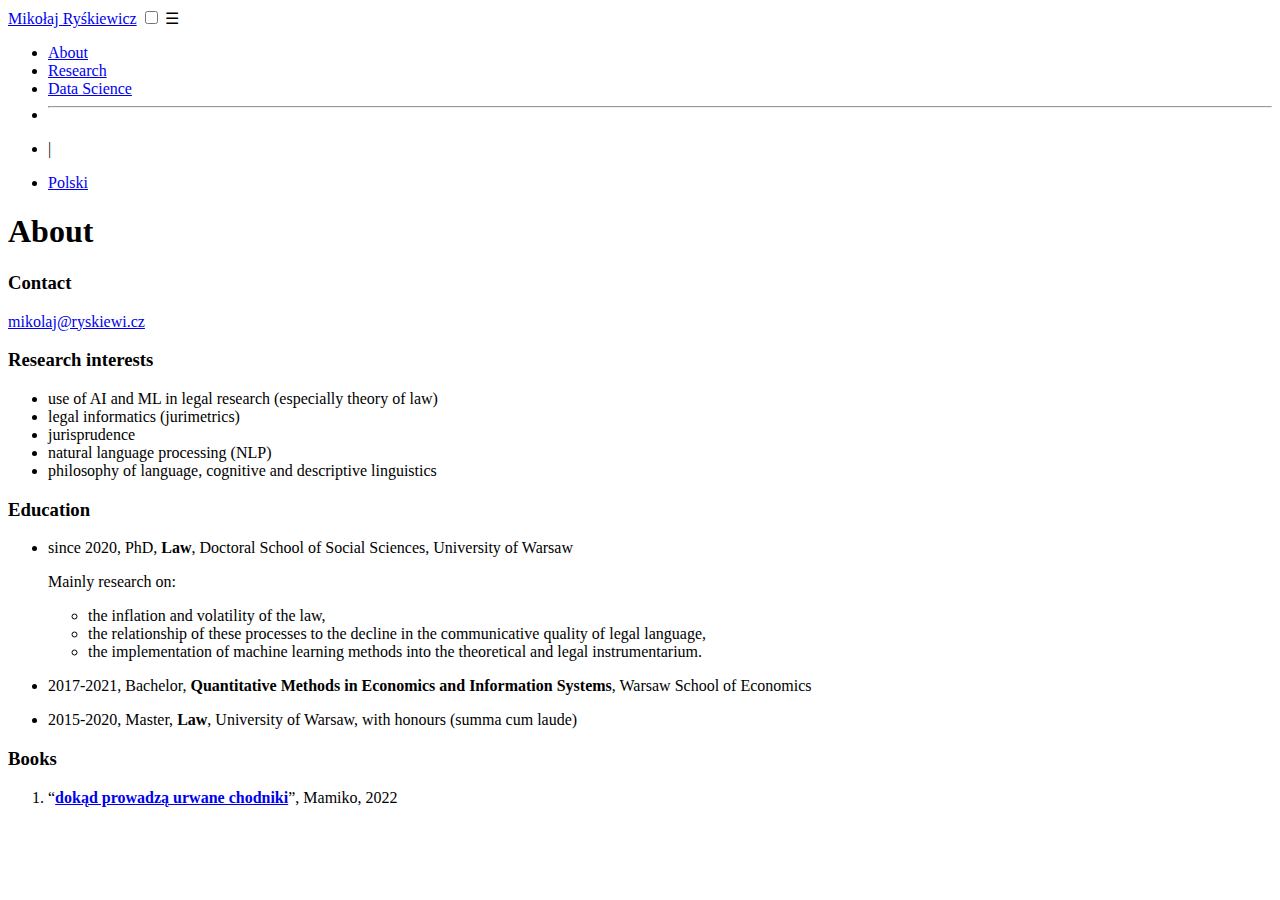
<file: about/index.html>
<!DOCTYPE html>
<html lang="en">

  <head>
    <meta charset="utf-8">
    <meta name="viewport" content="width=device-width, initial-scale=1.0">

    <meta name="author" content="Mikołaj Ryśkiewicz">
    <meta name="description" content="https://ryskiewi.cz">
    <meta name="keywords" content="AI &amp; Law, Data Science, Jurisprudence, Linguistics">

    <meta property="og:site_name" content="Mikołaj Ryśkiewicz">
    <meta property="og:title" content="
  About - Mikołaj Ryśkiewicz
">
    <meta property="og:description" content="">
    <meta property="og:type" content="website">
    <meta property="og:url" content="https://ryskiewi.cz/about/">
    <meta property="og:image" content="https://ryskiewi.cz">
    <meta name="twitter:card" content="summary">
    <meta name="twitter:site" content="https://ryskiewi.cz/about/">
    <meta name="twitter:image" content="https://ryskiewi.cz">

    <base href="https://ryskiewi.cz/about/">
    <title>
  About - Mikołaj Ryśkiewicz
</title>

    <link rel="canonical" href="https://ryskiewi.cz/about/">
    
    <link  rel="stylesheet" href="https://fonts.googleapis.com/css?family=Fira+Mono:400,700">
    <link rel="stylesheet" href="/css/normalize.min.css">
    <link rel="stylesheet" href="/css/style.min.css">

    

    

    <link rel="icon" type="image/png" href="/images/favicon-32x32.png" sizes="32x32">
    <link rel="icon" type="image/png" href="/favicon-16x16.png" sizes="16x16">

    
      <link rel="alternate" href="https://ryskiewi.cz/index.xml" type="application/rss+xml" title="Mikołaj Ryśkiewicz">
      <link href="https://ryskiewi.cz/index.xml" rel="feed" type="application/rss+xml" title="Mikołaj Ryśkiewicz" />
    

    <meta name="generator" content="Hugo 0.101.0" />
  </head>

  <body class="">
    <main class="wrapper">
      <head>
  
  

</head>

<nav class="navigation">
  <section class="container">
    <a class="navigation-title" href="/">Mikołaj Ryśkiewicz</a>
    <input type="checkbox" id="menu-control"/>
    <label class="menu-mobile  float-right " for="menu-control">
      <span class="btn-mobile  float-right ">&#9776;</span>
      <ul class="navigation-list">
        
          
            <li class="navigation-item  align-center ">
              <a class="navigation-link" href="https://ryskiewi.cz/about">About</a>
            </li>
          
            <li class="navigation-item  align-center ">
              <a class="navigation-link" href="https://ryskiewi.cz/research">Research</a>
            </li>
          
            <li class="navigation-item  align-center ">
              <a class="navigation-link" href="https://ryskiewi.cz/data_science">Data Science</a>
            </li>
          
        
        
          
          
          
            <li class= " mobile-menu-lang-separator-centered ">
              <hr />
            </li>
          
          
            
          
            
              
                
                  <li class="multilingual-separator">
                    <p>|</p>
                  </li>
                
                
              
              <li class="navigation-item  align-center ">
                <a href="https://ryskiewi.cz/pl/">Polski</a>
              </li>
            
          
        
      </ul>
    </label>
  </section>
</nav>


      <div class="content">
        
  <section class="container page">
  <article>
    <header>
      <h1>About</h1>
    </header>

    <h3 id="contact">Contact</h3>
<p><a href="mailto:mikolaj@ryskiewi.cz">mikolaj@ryskiewi.cz</a></p>
<h3 id="research-interests">Research interests</h3>
<ul>
<li>use of AI and ML in legal research (especially theory of law)</li>
<li>legal informatics (jurimetrics)</li>
<li>jurisprudence</li>
<li>natural language processing (NLP)</li>
<li>philosophy of language, cognitive and descriptive linguistics</li>
</ul>
<h3 id="education">Education</h3>
<ul>
<li>
<p>since 2020, PhD, <strong>Law</strong>, Doctoral School of Social Sciences, University of Warsaw</p>
<p>Mainly research on:</p>
<ul>
<li>the inflation and volatility of the law,</li>
<li>the relationship of these processes to the decline in the communicative quality of legal language,</li>
<li>the implementation of machine learning methods into the theoretical and legal instrumentarium.</li>
</ul>
</li>
<li>
<p>2017-2021, Bachelor, <strong>Quantitative Methods in Economics and Information Systems</strong>, Warsaw School of Economics</p>
</li>
<li>
<p>2015-2020, Master, <strong>Law</strong>, University of Warsaw, with honours (summa cum laude)</p>
</li>
</ul>
<h3 id="books">Books</h3>
<ol>
<li>&ldquo;<a href="https://mamiko.pl/mikolaj-ryskiewicz-dokad-prowadza-urwane-chodniki/"><strong>dokąd prowadzą urwane chodniki</strong></a>&rdquo;, Mamiko, 2022</li>
</ol>

  </article>
</section>


      </div>
      
    </main>

    

  <script src="/js/app.js"></script>
  
  </body>
</html>
</file>
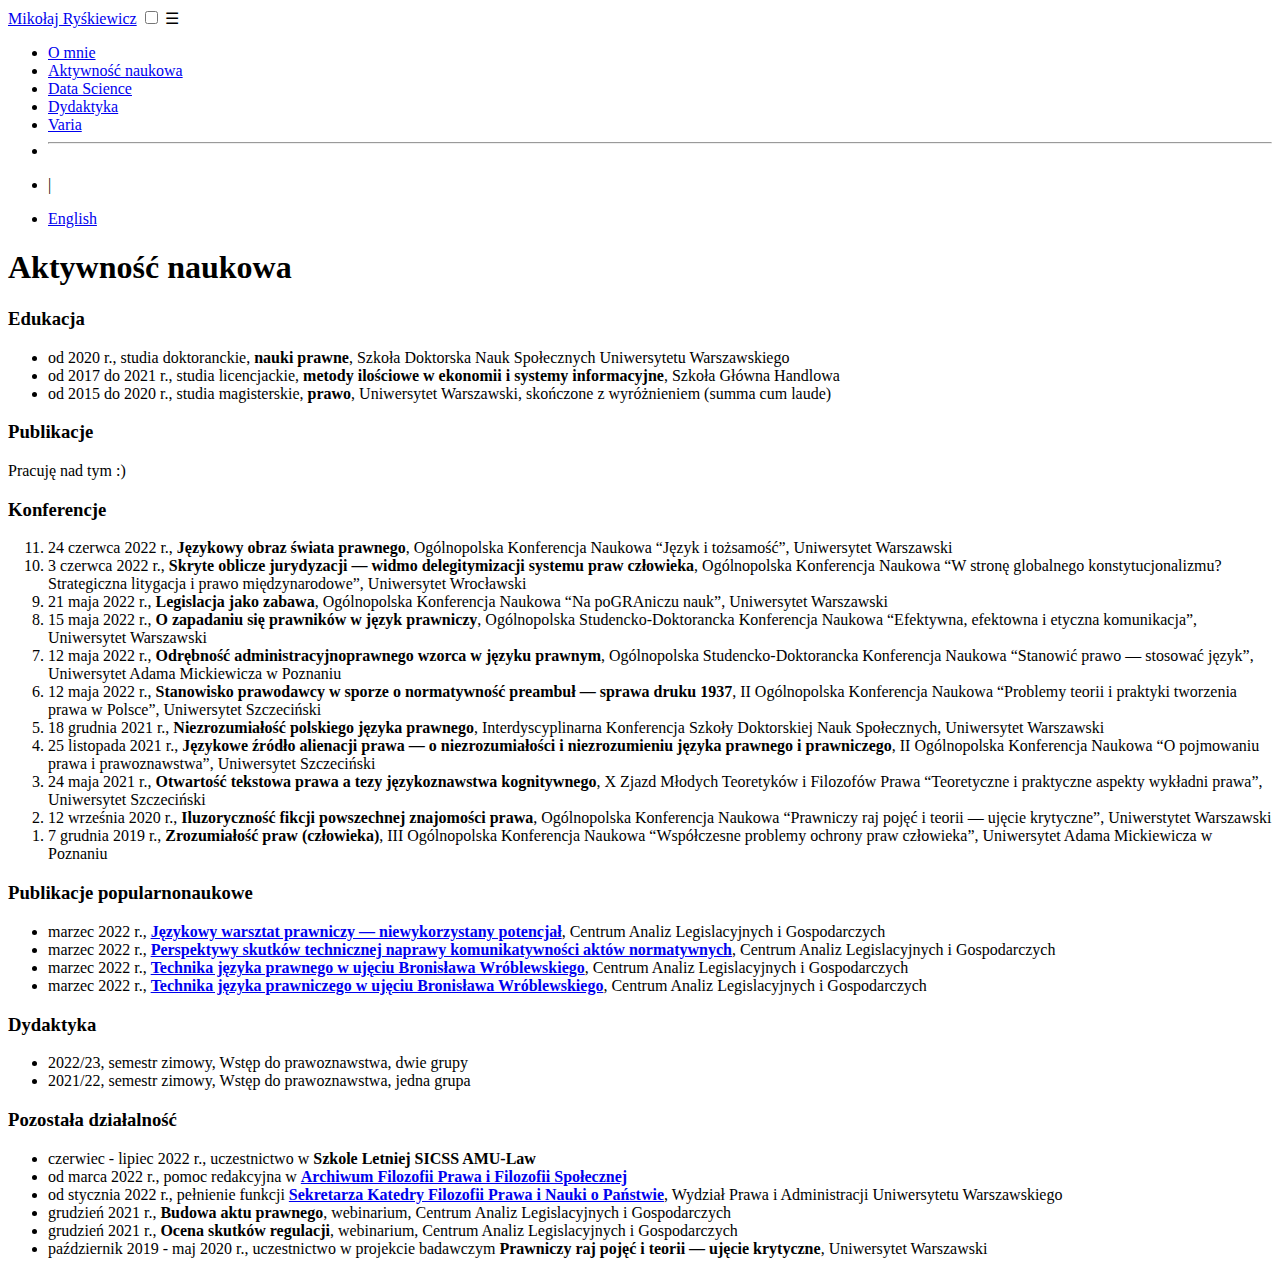
<file: aktywnosc/index.html>
<!DOCTYPE html>
<html lang="pl">

<head>
  <meta charset="utf-8">
  <meta name="viewport" content="width=device-width, initial-scale=1.0">

  
  <meta name="author" content="Mikołaj Ryśkiewicz">
  <meta name="description" content="https://ryskiewi.cz/">
  
  <meta name="keywords" content="prawo,język,data science">

  <meta property="og:site_name" content="Mikołaj Ryśkiewicz">
  <meta property="og:title" content="
  Aktywność naukowa - Mikołaj Ryśkiewicz
">
  <meta property="og:description" content="">
  <meta property="og:type" content="website">
  <meta property="og:url" content="https://ryskiewi.cz/aktywnosc/">
  <meta property="og:image" content="https://ryskiewi.cz/">
  <meta name="twitter:card" content="summary">
  <meta name="twitter:site" content="https://ryskiewi.cz/aktywnosc/">
  <meta name="twitter:image" content="https://ryskiewi.cz/">

  <base href="https://ryskiewi.cz/aktywnosc/">
  <title>
  Aktywność naukowa - Mikołaj Ryśkiewicz
</title>

  <link rel="canonical" href="https://ryskiewi.cz/aktywnosc/">
  
  <link rel="stylesheet" href="https://fonts.googleapis.com/css?family=Fira+Mono:400,700">
  <link rel="stylesheet" href="/css/normalize.min.css">
  <link rel="stylesheet" href="/css/style.min.css">
  
  <script async src="https://www.googletagmanager.com/gtag/js?id=G-49Y0HZSL3K"></script>
  <script>
    window.dataLayer = window.dataLayer || [];

    function gtag() {
      dataLayer.push(arguments);
    }
    gtag('js', new Date());

    gtag('config', 'G-49Y0HZSL3K');
  </script>

  

  

  <link rel="icon" type="image/png" href="/images/favicon-32x32.png" sizes="32x32">
  <link rel="icon" type="image/png" href="/images/favicon-16x16.png" sizes="16x16">

  
  <link rel="alternate" href="https://ryskiewi.cz/index.xml" type="application/rss+xml" title="Mikołaj Ryśkiewicz">
  <link href="https://ryskiewi.cz/index.xml" rel="feed" type="application/rss+xml" title="Mikołaj Ryśkiewicz" />
  

  <meta name="generator" content="Hugo 0.101.0" />
</head>

<body class="">
  <main class="wrapper">
    <nav class="navigation">
  <section class="container">
    <a class="navigation-title" href="/">Mikołaj Ryśkiewicz</a>
    <input type="checkbox" id="menu-control"/>
    <label class="menu-mobile  float-right " for="menu-control">
      <span class="btn-mobile  float-right ">&#9776;</span>
      <ul class="navigation-list">
        
          
            <li class="navigation-item  align-center ">
              <a class="navigation-link" href="https://ryskiewi.cz/o_mnie">O mnie</a>
            </li>
          
            <li class="navigation-item  align-center ">
              <a class="navigation-link" href="https://ryskiewi.cz/aktywnosc">Aktywność naukowa</a>
            </li>
          
            <li class="navigation-item  align-center ">
              <a class="navigation-link" href="https://ryskiewi.cz/data_science">Data Science</a>
            </li>
          
            <li class="navigation-item  align-center ">
              <a class="navigation-link" href="https://ryskiewi.cz/dydaktyka">Dydaktyka</a>
            </li>
          
            <li class="navigation-item  align-center ">
              <a class="navigation-link" href="https://ryskiewi.cz/varia">Varia</a>
            </li>
          
        
        
          
          
          
            <li class= " mobile-menu-lang-separator-centered ">
              <hr />
            </li>
          
          
            
              
                
                  <li class="multilingual-separator">
                    <p>|</p>
                  </li>
                
                
              
              <li class="navigation-item  align-center ">
                <a href="https://ryskiewi.cz/en/">English</a>
              </li>
            
          
            
          
        
      </ul>
    </label>
  </section>
</nav>


    <div class="content">
      
  <section class="container page">
  <article>
    <header>
      <h1>Aktywność naukowa</h1>
    </header>

    <h3 id="edukacja">Edukacja</h3>
<ul>
<li>od 2020 r., studia doktoranckie, <strong>nauki prawne</strong>, Szkoła Doktorska Nauk Społecznych Uniwersytetu Warszawskiego</li>
<li>od 2017 do 2021 r., studia licencjackie, <strong>metody ilościowe w ekonomii i systemy informacyjne</strong>, Szkoła Główna Handlowa</li>
<li>od 2015 do 2020 r., studia magisterskie, <strong>prawo</strong>, Uniwersytet Warszawski, skończone z wyróżnieniem (summa cum laude)</li>
</ul>
<h3 id="publikacje">Publikacje</h3>
<p>Pracuję nad tym :)</p>
<h3 id="konferencje">Konferencje</h3>
<ol reversed="reversed">
<li>24 czerwca 2022 r., <strong>Językowy obraz świata prawnego</strong>, Ogólnopolska Konferencja Naukowa &ldquo;Język i tożsamość&rdquo;, Uniwersytet Warszawski</li>
<li>3 czerwca 2022 r., <strong>Skryte oblicze jurydyzacji — widmo delegitymizacji systemu praw człowieka</strong>, Ogólnopolska Konferencja Naukowa &ldquo;W stronę globalnego konstytucjonalizmu? Strategiczna litygacja i prawo międzynarodowe&rdquo;, Uniwersytet Wrocławski</li>
<li>21 maja 2022 r., <strong>Legislacja jako zabawa</strong>, Ogólnopolska Konferencja Naukowa &ldquo;Na poGRAniczu nauk&rdquo;, Uniwersytet Warszawski</li>
<li>15 maja 2022 r., <strong>O zapadaniu się prawników w język prawniczy</strong>, Ogólnopolska Studencko-Doktorancka Konferencja Naukowa &ldquo;Efektywna, efektowna i etyczna komunikacja&rdquo;, Uniwersytet Warszawski</li>
<li>12 maja 2022 r., <strong>Odrębność administracyjnoprawnego wzorca w języku prawnym</strong>, Ogólnopolska Studencko-Doktorancka Konferencja Naukowa &ldquo;Stanowić prawo — stosować język&rdquo;, Uniwersytet Adama Mickiewicza w Poznaniu</li>
<li>12 maja 2022 r., <strong>Stanowisko prawodawcy w sporze o normatywność preambuł — sprawa druku 1937</strong>, II Ogólnopolska Konferencja Naukowa &ldquo;Problemy teorii i praktyki tworzenia prawa w Polsce&rdquo;, Uniwersytet Szczeciński</li>
<li>18 grudnia 2021 r., <strong>Niezrozumiałość polskiego języka prawnego</strong>, Interdyscyplinarna Konferencja Szkoły Doktorskiej Nauk Społecznych, Uniwersytet Warszawski</li>
<li>25 listopada 2021 r., <strong>Językowe źródło alienacji prawa — o niezrozumiałości i niezrozumieniu języka prawnego i prawniczego</strong>, II Ogólnopolska Konferencja Naukowa &ldquo;O pojmowaniu prawa i prawoznawstwa&rdquo;, Uniwersytet Szczeciński</li>
<li>24 maja 2021 r., <strong>Otwartość tekstowa prawa a tezy językoznawstwa kognitywnego</strong>, X Zjazd Młodych Teoretyków i Filozofów Prawa &ldquo;Teoretyczne i praktyczne aspekty wykładni prawa&rdquo;, Uniwersytet Szczeciński</li>
<li>12 września 2020 r., <strong>Iluzoryczność fikcji powszechnej znajomości prawa</strong>, Ogólnopolska Konferencja Naukowa &ldquo;Prawniczy raj pojęć i teorii — ujęcie krytyczne&rdquo;, Uniwerstytet Warszawski</li>
<li>7 grudnia 2019 r., <strong>Zrozumiałość praw (człowieka)</strong>, III Ogólnopolska Konferencja Naukowa &ldquo;Współczesne problemy ochrony praw człowieka&rdquo;, Uniwersytet Adama Mickiewicza w Poznaniu</li>
</ol>
<h3 id="publikacje-popularnonaukowe">Publikacje popularnonaukowe</h3>
<ul>
<li>marzec 2022 r., <a href="https://calg.pl/jezykowy-warsztat-prawniczy-niewykorzystany-potencjal/"><strong>Językowy warsztat prawniczy — niewykorzystany potencjał</strong></a>, Centrum Analiz Legislacyjnych i Gospodarczych</li>
<li>marzec 2022 r., <a href="https://calg.pl/perspektywy-skutkow-technicznej-naprawy-komunikatywnosci-aktow-normatywnych/"><strong>Perspektywy skutków technicznej naprawy komunikatywności aktów normatywnych</strong></a>, Centrum Analiz Legislacyjnych i Gospodarczych</li>
<li>marzec 2022 r., <a href="https://calg.pl/technika-jezyka-prawnego-w-ujeciu-bronislawa-wroblewskiego/"><strong>Technika języka prawnego w ujęciu Bronisława Wróblewskiego</strong></a>, Centrum Analiz Legislacyjnych i Gospodarczych</li>
<li>marzec 2022 r., <a href="https://calg.pl/technika-jezyka-prawniczego-w-ujeciu-bronislawa-wroblewskiego/"><strong>Technika języka prawniczego w ujęciu Bronisława Wróblewskiego</strong></a>, Centrum Analiz Legislacyjnych i Gospodarczych</li>
</ul>
<h3 id="dydaktyka">Dydaktyka</h3>
<ul>
<li>2022/23, semestr zimowy, Wstęp do prawoznawstwa, dwie grupy</li>
<li>2021/22, semestr zimowy, Wstęp do prawoznawstwa, jedna grupa</li>
</ul>
<h3 id="pozostała-działalność">Pozostała działalność</h3>
<ul>
<li>czerwiec - lipiec 2022 r., uczestnictwo w <strong>Szkole Letniej SICSS AMU-Law</strong></li>
<li>od marca 2022 r., pomoc redakcyjna w <a href="https://archiwum.ivr.org.pl/"><strong>Archiwum Filozofii Prawa i Filozofii Społecznej</strong></a></li>
<li>od stycznia 2022 r., pełnienie funkcji <a href="https://www.wpia.uw.edu.pl/pl/instytuty/instytut-nauk-o-panstwie-i-prawie/katedry-inopip/katedra-filozofii-prawa-i-nauki-o-panstwie-inopip"><strong>Sekretarza Katedry Filozofii Prawa i Nauki o Państwie</strong></a>, Wydział Prawa i Administracji Uniwersytetu Warszawskiego</li>
<li>grudzień 2021 r., <strong>Budowa aktu prawnego</strong>, webinarium, Centrum Analiz Legislacyjnych i Gospodarczych</li>
<li>grudzień 2021 r., <strong>Ocena skutków regulacji</strong>, webinarium, Centrum Analiz Legislacyjnych i Gospodarczych</li>
<li>październik 2019 - maj 2020 r., uczestnictwo w projekcie badawczym <strong>Prawniczy raj pojęć i teorii — ujęcie krytyczne</strong>, Uniwersytet Warszawski</li>
</ul>

  </article>
</section>


    </div>
    
    
    
  </main>

  

  <script src="/js/app.js"></script>
  
</body>

</html>
</file>
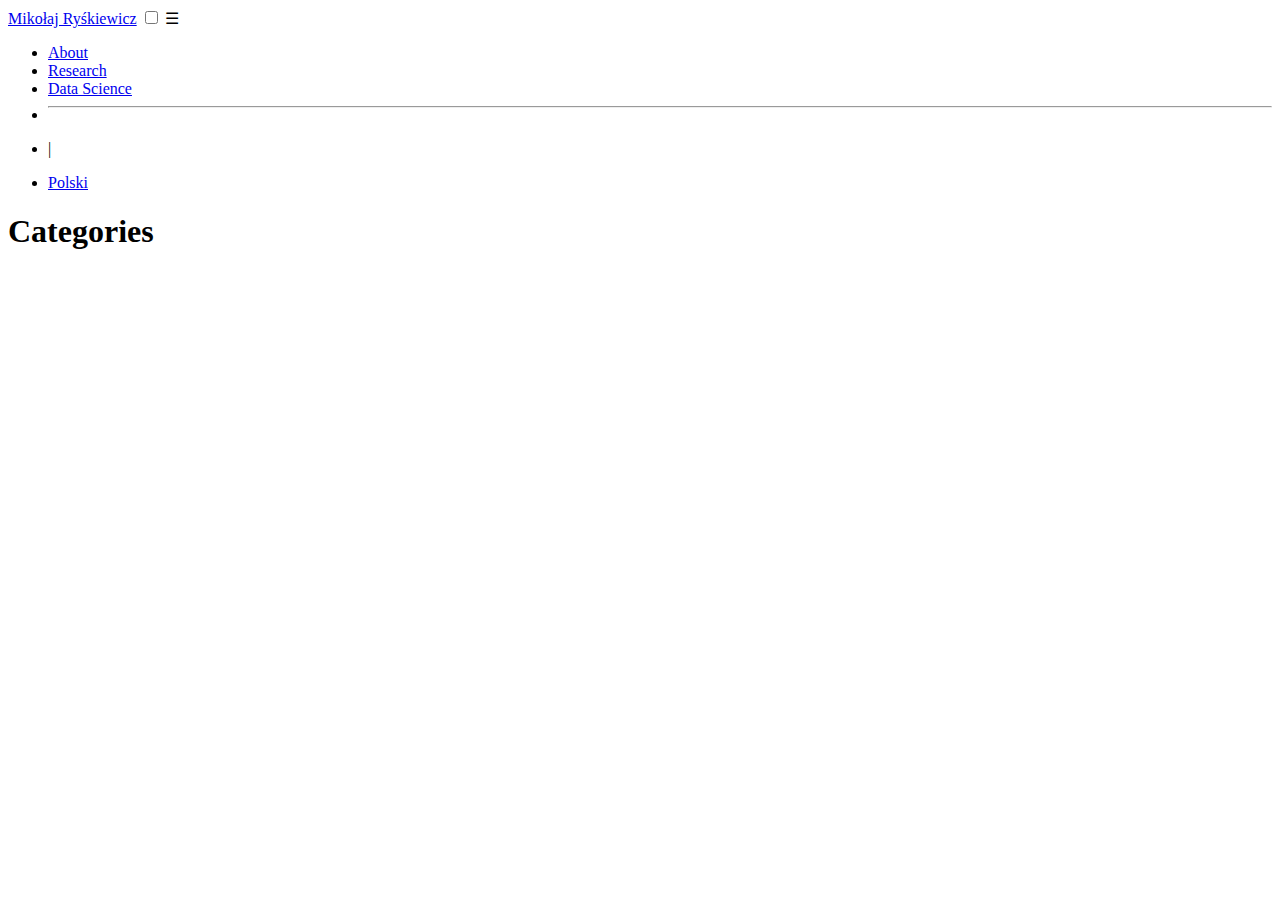
<file: categories/index.html>
<!DOCTYPE html>
<html lang="en">

  <head>
    <meta charset="utf-8">
    <meta name="viewport" content="width=device-width, initial-scale=1.0">

    <meta name="author" content="Mikołaj Ryśkiewicz">
    <meta name="description" content="AI &amp; Law, Data Science, Jurisprudence, Linguistics">
    <meta name="keywords" content="AI &amp; Law, Data Science, Jurisprudence, Linguistics">

    <meta property="og:site_name" content="Mikołaj Ryśkiewicz">
    <meta property="og:title" content="
  Categories - Mikołaj Ryśkiewicz
">
    <meta property="og:description" content="AI &amp; Law, Data Science, Jurisprudence, Linguistics">
    <meta property="og:type" content="website">
    <meta property="og:url" content="https://ryskiewi.cz/categories/">
    <meta property="og:image" content="https://ryskiewi.cz">
    <meta name="twitter:card" content="summary">
    <meta name="twitter:site" content="https://ryskiewi.cz/categories/">
    <meta name="twitter:image" content="https://ryskiewi.cz">

    <base href="https://ryskiewi.cz/categories/">
    <title>
  Categories - Mikołaj Ryśkiewicz
</title>

    <link rel="canonical" href="https://ryskiewi.cz/categories/">
    
    <link  rel="stylesheet" href="https://fonts.googleapis.com/css?family=Fira+Mono:400,700">
    <link rel="stylesheet" href="/css/normalize.min.css">
    <link rel="stylesheet" href="/css/style.min.css">

    

    

    <link rel="icon" type="image/png" href="/images/favicon-32x32.png" sizes="32x32">
    <link rel="icon" type="image/png" href="/favicon-16x16.png" sizes="16x16">

    
      <link rel="alternate" href="https://ryskiewi.cz/index.xml" type="application/rss+xml" title="Mikołaj Ryśkiewicz">
      <link href="https://ryskiewi.cz/index.xml" rel="feed" type="application/rss+xml" title="Mikołaj Ryśkiewicz" />
    

    <meta name="generator" content="Hugo 0.101.0" />
  </head>

  <body class="">
    <main class="wrapper">
      <nav class="navigation">
  <section class="container">
    <a class="navigation-title" href="/">Mikołaj Ryśkiewicz</a>
    <input type="checkbox" id="menu-control"/>
    <label class="menu-mobile  float-right " for="menu-control">
      <span class="btn-mobile  float-right ">&#9776;</span>
      <ul class="navigation-list">
        
          
            <li class="navigation-item  align-center ">
              <a class="navigation-link" href="https://ryskiewi.cz/about">About</a>
            </li>
          
            <li class="navigation-item  align-center ">
              <a class="navigation-link" href="https://ryskiewi.cz/research">Research</a>
            </li>
          
            <li class="navigation-item  align-center ">
              <a class="navigation-link" href="https://ryskiewi.cz/data_science">Data Science</a>
            </li>
          
        
        
          
          
          
            <li class= " mobile-menu-lang-separator-centered ">
              <hr />
            </li>
          
          
            
          
            
              
                
                  <li class="multilingual-separator">
                    <p>|</p>
                  </li>
                
                
              
              <li class="navigation-item  align-center ">
                <a href="https://ryskiewi.cz/pl/">Polski</a>
              </li>
            
          
        
      </ul>
    </label>
  </section>
</nav>


      <div class="content">
        
  <section class="container list">
  <h1 class="title">Categories</h1>
  <ul>
    
  </ul>
  






</section>


      </div>
      
    </main>

    

  <script src="/js/app.js"></script>
  
  </body>
</html>
</file>
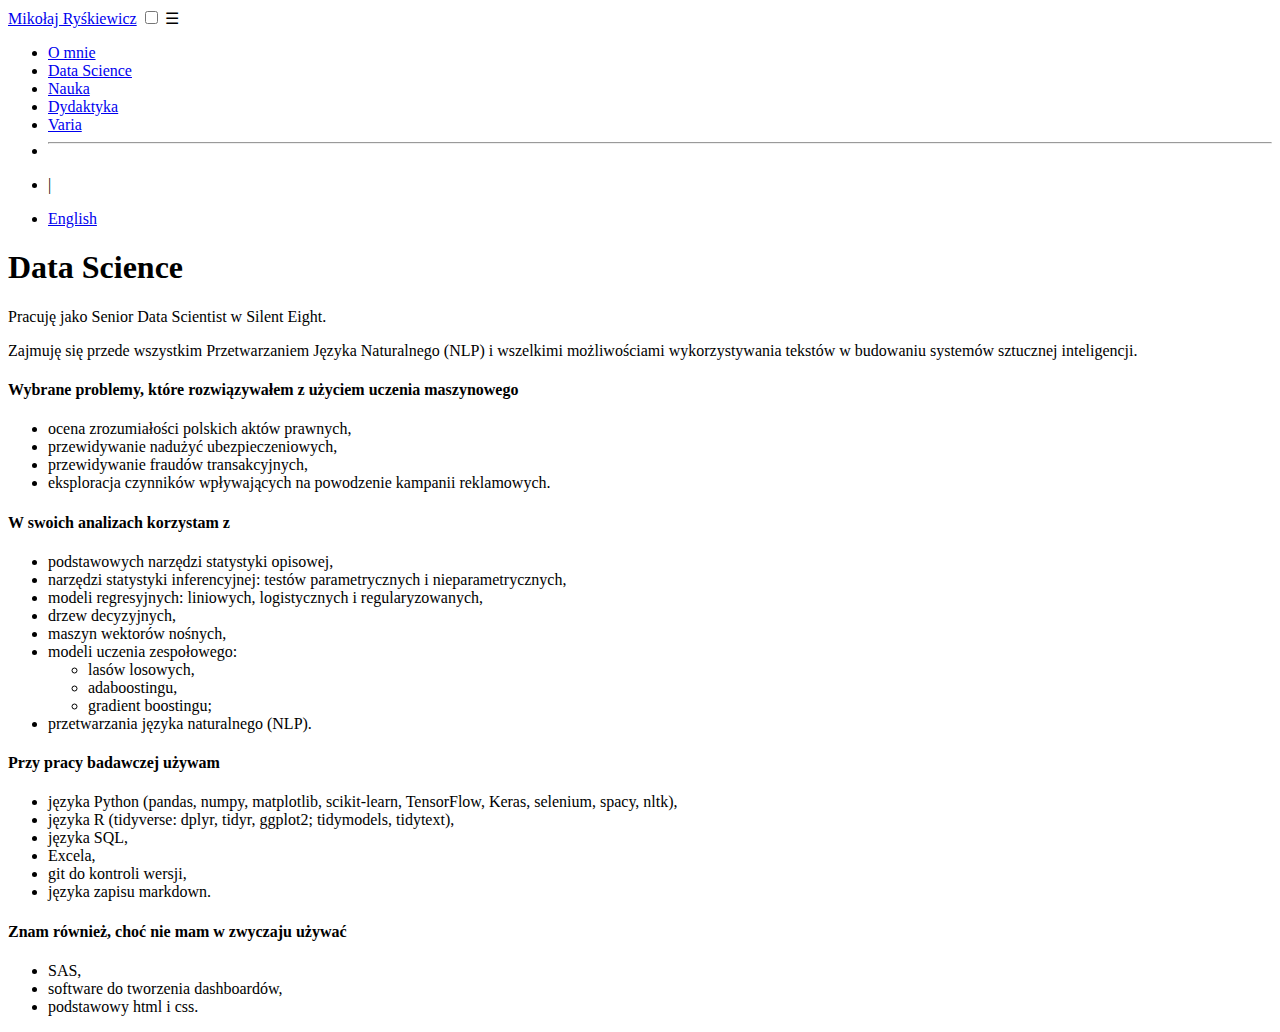
<file: data_science/index.html>
<!DOCTYPE html>
<html lang="pl">

<head>
  <meta charset="utf-8">
  <meta name="viewport" content="width=device-width, initial-scale=1.0">

  
  <meta name="author" content="Mikołaj Ryśkiewicz">
  <meta name="description" content="https://ryskiewi.cz/">
  
  <meta name="keywords" content="prawo,język,data science">

  <meta property="og:site_name" content="Mikołaj Ryśkiewicz">
  <meta property="og:title" content="
  Data Science - Mikołaj Ryśkiewicz
">
  <meta property="og:description" content="">
  <meta property="og:type" content="website">
  <meta property="og:url" content="https://ryskiewi.cz/data_science/">
  <meta property="og:image" content="https://ryskiewi.cz/">
  <meta name="twitter:card" content="summary">
  <meta name="twitter:site" content="https://ryskiewi.cz/data_science/">
  <meta name="twitter:image" content="https://ryskiewi.cz/">

  <base href="https://ryskiewi.cz/data_science/">
  <title>
  Data Science - Mikołaj Ryśkiewicz
</title>

  <link rel="canonical" href="https://ryskiewi.cz/data_science/">
  
  <link rel="stylesheet" href="https://fonts.googleapis.com/css?family=Fira+Mono:400,700">
  <link rel="stylesheet" href="/css/normalize.min.css">
  <link rel="stylesheet" href="/css/style.min.css">
  
  <script async src="https://www.googletagmanager.com/gtag/js?id=G-49Y0HZSL3K"></script>
  <script>
    window.dataLayer = window.dataLayer || [];

    function gtag() {
      dataLayer.push(arguments);
    }
    gtag('js', new Date());

    gtag('config', 'G-49Y0HZSL3K');
  </script>

  

  

  <link rel="icon" type="image/png" href="/images/favicon-32x32.png" sizes="32x32">
  <link rel="icon" type="image/png" href="/images/favicon-16x16.png" sizes="16x16">

  
  <link rel="alternate" href="https://ryskiewi.cz/index.xml" type="application/rss+xml" title="Mikołaj Ryśkiewicz">
  <link href="https://ryskiewi.cz/index.xml" rel="feed" type="application/rss+xml" title="Mikołaj Ryśkiewicz" />
  

  <meta name="generator" content="Hugo 0.101.0" />
</head>

<body class="">
  <main class="wrapper">
    <nav class="navigation">
  <section class="container">
    <a class="navigation-title" href="/">Mikołaj Ryśkiewicz</a>
    <input type="checkbox" id="menu-control"/>
    <label class="menu-mobile  float-right " for="menu-control">
      <span class="btn-mobile  float-right ">&#9776;</span>
      <ul class="navigation-list">
        
          
            <li class="navigation-item  align-center ">
              <a class="navigation-link" href="https://ryskiewi.cz/o_mnie">O mnie</a>
            </li>
          
            <li class="navigation-item  align-center ">
              <a class="navigation-link" href="https://ryskiewi.cz/data_science">Data Science</a>
            </li>
          
            <li class="navigation-item  align-center ">
              <a class="navigation-link" href="https://ryskiewi.cz/nauka">Nauka</a>
            </li>
          
            <li class="navigation-item  align-center ">
              <a class="navigation-link" href="https://ryskiewi.cz/dydaktyka">Dydaktyka</a>
            </li>
          
            <li class="navigation-item  align-center ">
              <a class="navigation-link" href="https://ryskiewi.cz/varia">Varia</a>
            </li>
          
        
        
          
          
          
            <li class= " mobile-menu-lang-separator-centered ">
              <hr />
            </li>
          
          
            
              
                
                  <li class="multilingual-separator">
                    <p>|</p>
                  </li>
                
                
              
              <li class="navigation-item  align-center ">
                <a href="https://ryskiewi.cz/en/">English</a>
              </li>
            
          
            
          
        
      </ul>
    </label>
  </section>
</nav>


    <div class="content">
      
  <section class="container page">
  <article>
    <header>
      <h1>Data Science</h1>
    </header>

    <p>Pracuję jako Senior Data Scientist w Silent Eight.</p>
<p>Zajmuję się przede wszystkim Przetwarzaniem Języka Naturalnego (NLP) i wszelkimi możliwościami wykorzystywania tekstów w budowaniu systemów sztucznej inteligencji.</p>
<h4 id="wybrane-problemy-które-rozwiązywałem-z-użyciem-uczenia-maszynowego">Wybrane problemy, które rozwiązywałem z użyciem uczenia maszynowego</h4>
<ul>
<li>ocena zrozumiałości polskich aktów prawnych,</li>
<li>przewidywanie nadużyć ubezpieczeniowych,</li>
<li>przewidywanie fraudów transakcyjnych,</li>
<li>eksploracja czynników wpływających na powodzenie kampanii reklamowych.</li>
</ul>
<h4 id="w-swoich-analizach-korzystam-z">W swoich analizach korzystam z</h4>
<ul>
<li>podstawowych narzędzi statystyki opisowej,</li>
<li>narzędzi statystyki inferencyjnej: testów parametrycznych i nieparametrycznych,</li>
<li>modeli regresyjnych: liniowych, logistycznych i regularyzowanych,</li>
<li>drzew decyzyjnych,</li>
<li>maszyn wektorów nośnych,</li>
<li>modeli uczenia zespołowego:
<ul>
<li>lasów losowych,</li>
<li>adaboostingu,</li>
<li>gradient boostingu;</li>
</ul>
</li>
<li>przetwarzania języka naturalnego (NLP).</li>
</ul>
<h4 id="przy-pracy-badawczej-używam">Przy pracy badawczej używam</h4>
<ul>
<li>języka Python (pandas, numpy, matplotlib, scikit-learn, TensorFlow, Keras, selenium, spacy, nltk),</li>
<li>języka R (tidyverse: dplyr, tidyr, ggplot2; tidymodels, tidytext),</li>
<li>języka SQL,</li>
<li>Excela,</li>
<li>git do kontroli wersji,</li>
<li>języka zapisu markdown.</li>
</ul>
<h4 id="znam-również-choć-nie-mam-w-zwyczaju-używać">Znam również, choć nie mam w zwyczaju używać</h4>
<ul>
<li>SAS,</li>
<li>software do tworzenia dashboardów,</li>
<li>podstawowy html i css.</li>
</ul>

  </article>
</section>


    </div>
    
    
    
  </main>

  

  <script src="/js/app.js"></script>
  
</body>

</html>
</file>
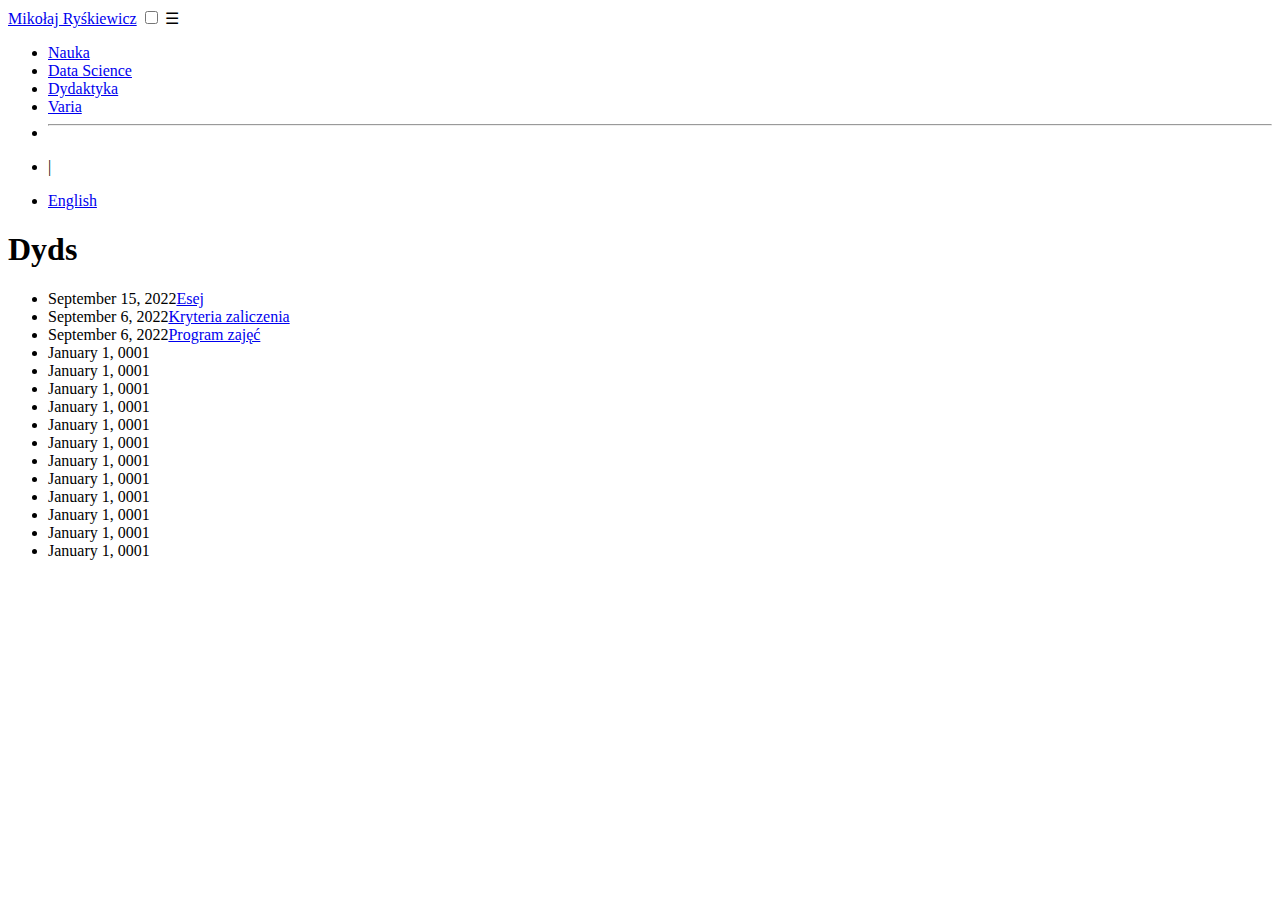
<file: dyd/index.html>
<!DOCTYPE html>
<html lang="pl">

  <head>
    <meta charset="utf-8">
    <meta name="viewport" content="width=device-width, initial-scale=1.0">

    <meta name="author" content="Mikołaj Ryśkiewicz">
    <meta name="description" content="Prawo, język, data science">
    <meta name="keywords" content="prawo,język,data science">

    <meta property="og:site_name" content="Mikołaj Ryśkiewicz">
    <meta property="og:title" content="
  Dyds - Mikołaj Ryśkiewicz
">
    <meta property="og:description" content="Prawo, język, data science">
    <meta property="og:type" content="website">
    <meta property="og:url" content="https://ryskiewi.cz/dyd/">
    <meta property="og:image" content="https://ryskiewi.cz">
    <meta name="twitter:card" content="summary">
    <meta name="twitter:site" content="https://ryskiewi.cz/dyd/">
    <meta name="twitter:image" content="https://ryskiewi.cz">

    <base href="https://ryskiewi.cz/dyd/">
    <title>
  Dyds - Mikołaj Ryśkiewicz
</title>

    <link rel="canonical" href="https://ryskiewi.cz/dyd/">
    
    <link  rel="stylesheet" href="https://fonts.googleapis.com/css?family=Fira+Mono:400,700">
    <link rel="stylesheet" href="/css/normalize.min.css">
    <link rel="stylesheet" href="/css/style.min.css">

    

    

    <link rel="icon" type="image/png" href="/images/favicon-32x32.png" sizes="32x32">
    <link rel="icon" type="image/png" href="/favicon-16x16.png" sizes="16x16">

    
      <link rel="alternate" href="https://ryskiewi.cz/index.xml" type="application/rss+xml" title="Mikołaj Ryśkiewicz">
      <link href="https://ryskiewi.cz/index.xml" rel="feed" type="application/rss+xml" title="Mikołaj Ryśkiewicz" />
    

    <meta name="generator" content="Hugo 0.101.0" />
  </head>

  <body class="">
    <main class="wrapper">
      <nav class="navigation">
  <section class="container">
    <a class="navigation-title" href="/">Mikołaj Ryśkiewicz</a>
    <input type="checkbox" id="menu-control"/>
    <label class="menu-mobile  float-right " for="menu-control">
      <span class="btn-mobile  float-right ">&#9776;</span>
      <ul class="navigation-list">
        
          
            <li class="navigation-item  align-center ">
              <a class="navigation-link" href="https://ryskiewi.cz/nauka">Nauka</a>
            </li>
          
            <li class="navigation-item  align-center ">
              <a class="navigation-link" href="https://ryskiewi.cz/data_science">Data Science</a>
            </li>
          
            <li class="navigation-item  align-center ">
              <a class="navigation-link" href="https://ryskiewi.cz/dydaktyka">Dydaktyka</a>
            </li>
          
            <li class="navigation-item  align-center ">
              <a class="navigation-link" href="https://ryskiewi.cz/varia">Varia</a>
            </li>
          
        
        
          
          
          
            <li class= " mobile-menu-lang-separator-centered ">
              <hr />
            </li>
          
          
            
              
                
                  <li class="multilingual-separator">
                    <p>|</p>
                  </li>
                
                
              
              <li class="navigation-item  align-center ">
                <a href="https://ryskiewi.cz/en/">English</a>
              </li>
            
          
            
          
        
      </ul>
    </label>
  </section>
</nav>


      <div class="content">
        
  <section class="container list">
  <h1 class="title">Dyds</h1>
  <ul>
    
    <li>
      <span>September 15, 2022</span><a href="https://ryskiewi.cz/dyd/esej/">Esej</a>
    </li>
    
    <li>
      <span>September 6, 2022</span><a href="https://ryskiewi.cz/dyd/zaliczenie/">Kryteria zaliczenia</a>
    </li>
    
    <li>
      <span>September 6, 2022</span><a href="https://ryskiewi.cz/dyd/program/">Program zajęć</a>
    </li>
    
    <li>
      <span>January 1, 0001</span><a href="https://ryskiewi.cz/dyd/esej/fuller-1/"></a>
    </li>
    
    <li>
      <span>January 1, 0001</span><a href="https://ryskiewi.cz/dyd/esej/fuller-2/"></a>
    </li>
    
    <li>
      <span>January 1, 0001</span><a href="https://ryskiewi.cz/dyd/esej/hart-1/"></a>
    </li>
    
    <li>
      <span>January 1, 0001</span><a href="https://ryskiewi.cz/dyd/esej/hart-2/"></a>
    </li>
    
    <li>
      <span>January 1, 0001</span><a href="https://ryskiewi.cz/dyd/esej/perelman-1/"></a>
    </li>
    
    <li>
      <span>January 1, 0001</span><a href="https://ryskiewi.cz/dyd/esej/perelman-2/"></a>
    </li>
    
    <li>
      <span>January 1, 0001</span><a href="https://ryskiewi.cz/dyd/esej/petra%C5%BCycki-1/"></a>
    </li>
    
    <li>
      <span>January 1, 0001</span><a href="https://ryskiewi.cz/dyd/esej/petra%C5%BCycki-2/"></a>
    </li>
    
    <li>
      <span>January 1, 0001</span><a href="https://ryskiewi.cz/dyd/esej/radbruch-1/"></a>
    </li>
    
    <li>
      <span>January 1, 0001</span><a href="https://ryskiewi.cz/dyd/esej/radbruch-2/"></a>
    </li>
    
    <li>
      <span>January 1, 0001</span><a href="https://ryskiewi.cz/dyd/esej/rosanvallon-1/"></a>
    </li>
    
    <li>
      <span>January 1, 0001</span><a href="https://ryskiewi.cz/dyd/esej/rosanvallon-2/"></a>
    </li>
    
  </ul>
  






</section>


      </div>
      
    </main>

    

  <script src="/js/app.js"></script>
  
  </body>
</html>
</file>
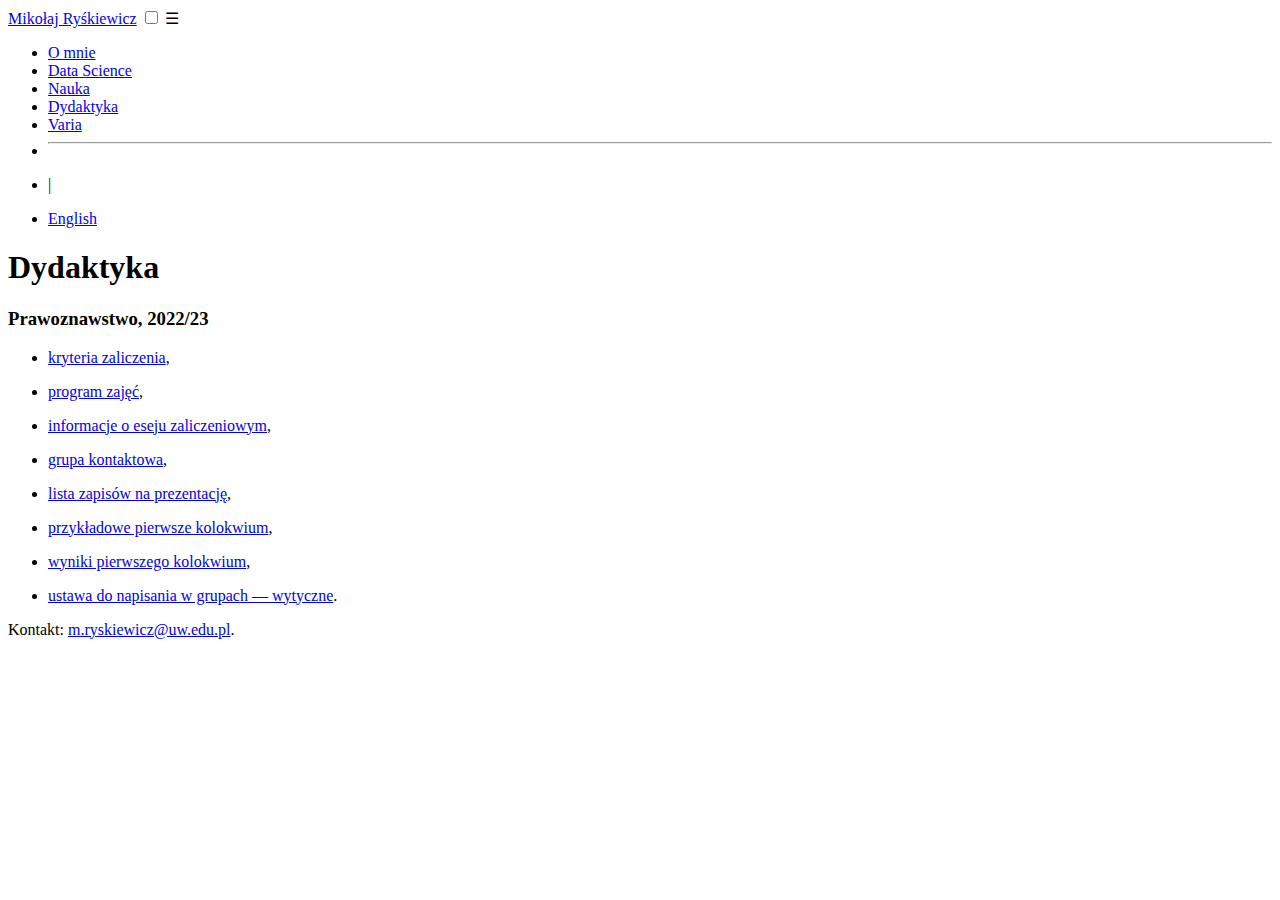
<file: dydaktyka/index.html>
<!DOCTYPE html>
<html lang="pl">

<head>
  <meta charset="utf-8">
  <meta name="viewport" content="width=device-width, initial-scale=1.0">

  
  <meta name="author" content="Mikołaj Ryśkiewicz">
  <meta name="description" content="https://ryskiewi.cz/">
  
  <meta name="keywords" content="prawo,język,data science">

  <meta property="og:site_name" content="Mikołaj Ryśkiewicz">
  <meta property="og:title" content="
  Dydaktyka - Mikołaj Ryśkiewicz
">
  <meta property="og:description" content="">
  <meta property="og:type" content="website">
  <meta property="og:url" content="https://ryskiewi.cz/dydaktyka/">
  <meta property="og:image" content="https://ryskiewi.cz/">
  <meta name="twitter:card" content="summary">
  <meta name="twitter:site" content="https://ryskiewi.cz/dydaktyka/">
  <meta name="twitter:image" content="https://ryskiewi.cz/">

  <base href="https://ryskiewi.cz/dydaktyka/">
  <title>
  Dydaktyka - Mikołaj Ryśkiewicz
</title>

  <link rel="canonical" href="https://ryskiewi.cz/dydaktyka/">
  
  <link rel="stylesheet" href="https://fonts.googleapis.com/css?family=Fira+Mono:400,700">
  <link rel="stylesheet" href="/css/normalize.min.css">
  <link rel="stylesheet" href="/css/style.min.css">
  
  <script async src="https://www.googletagmanager.com/gtag/js?id=G-49Y0HZSL3K"></script>
  <script>
    window.dataLayer = window.dataLayer || [];

    function gtag() {
      dataLayer.push(arguments);
    }
    gtag('js', new Date());

    gtag('config', 'G-49Y0HZSL3K');
  </script>

  

  

  <link rel="icon" type="image/png" href="/images/favicon-32x32.png" sizes="32x32">
  <link rel="icon" type="image/png" href="/images/favicon-16x16.png" sizes="16x16">

  
  <link rel="alternate" href="https://ryskiewi.cz/index.xml" type="application/rss+xml" title="Mikołaj Ryśkiewicz">
  <link href="https://ryskiewi.cz/index.xml" rel="feed" type="application/rss+xml" title="Mikołaj Ryśkiewicz" />
  

  <meta name="generator" content="Hugo 0.101.0" />
</head>

<body class="">
  <main class="wrapper">
    <nav class="navigation">
  <section class="container">
    <a class="navigation-title" href="/">Mikołaj Ryśkiewicz</a>
    <input type="checkbox" id="menu-control"/>
    <label class="menu-mobile  float-right " for="menu-control">
      <span class="btn-mobile  float-right ">&#9776;</span>
      <ul class="navigation-list">
        
          
            <li class="navigation-item  align-center ">
              <a class="navigation-link" href="https://ryskiewi.cz/o_mnie">O mnie</a>
            </li>
          
            <li class="navigation-item  align-center ">
              <a class="navigation-link" href="https://ryskiewi.cz/data_science">Data Science</a>
            </li>
          
            <li class="navigation-item  align-center ">
              <a class="navigation-link" href="https://ryskiewi.cz/nauka">Nauka</a>
            </li>
          
            <li class="navigation-item  align-center ">
              <a class="navigation-link" href="https://ryskiewi.cz/dydaktyka">Dydaktyka</a>
            </li>
          
            <li class="navigation-item  align-center ">
              <a class="navigation-link" href="https://ryskiewi.cz/varia">Varia</a>
            </li>
          
        
        
          
          
          
            <li class= " mobile-menu-lang-separator-centered ">
              <hr />
            </li>
          
          
            
              
                
                  <li class="multilingual-separator">
                    <p>|</p>
                  </li>
                
                
              
              <li class="navigation-item  align-center ">
                <a href="https://ryskiewi.cz/en/">English</a>
              </li>
            
          
            
          
        
      </ul>
    </label>
  </section>
</nav>


    <div class="content">
      
  <section class="container page">
  <article>
    <header>
      <h1>Dydaktyka</h1>
    </header>

    <h3 id="prawoznawstwo-202223">Prawoznawstwo, 2022/23</h3>
<ul>
<li>
<p><a href="/dydaktyka/zaliczenie">kryteria zaliczenia</a>,</p>
</li>
<li>
<p><a href="/dydaktyka/program">program zajęć</a>,</p>
</li>
<li>
<p><a href="/dydaktyka/esej">informacje o eseju zaliczeniowym</a>,</p>
</li>
<li>
<p><a href="https://www.facebook.com/groups/prawoznawstwo22/">grupa kontaktowa</a>,</p>
</li>
<li>
<p><a href="https://docs.google.com/spreadsheets/d/1bxEX4EAXCynwwcAomv9_KpJ15LjBO33S5bcr5oGAE7w/edit?usp=sharing">lista zapisów na prezentację</a>,</p>
</li>
<li>
<p><a href="kolokwium_pierwsze_przyk%C5%82adowe.pdf">przykładowe pierwsze kolokwium</a>,</p>
</li>
<li>
<p><a href="k1_wyniki.pdf">wyniki pierwszego kolokwium</a>,</p>
</li>
<li>
<p><a href="Ustawa.pdf">ustawa do napisania w grupach — wytyczne</a>.</p>
</li>
</ul>
<p>Kontakt: <a href="mailto:m.ryskiewicz@uw.edu.pl">m.ryskiewicz@uw.edu.pl</a>.</p>

  </article>
</section>


    </div>
    
    
    
  </main>

  

  <script src="/js/app.js"></script>
  
</body>

</html>
</file>
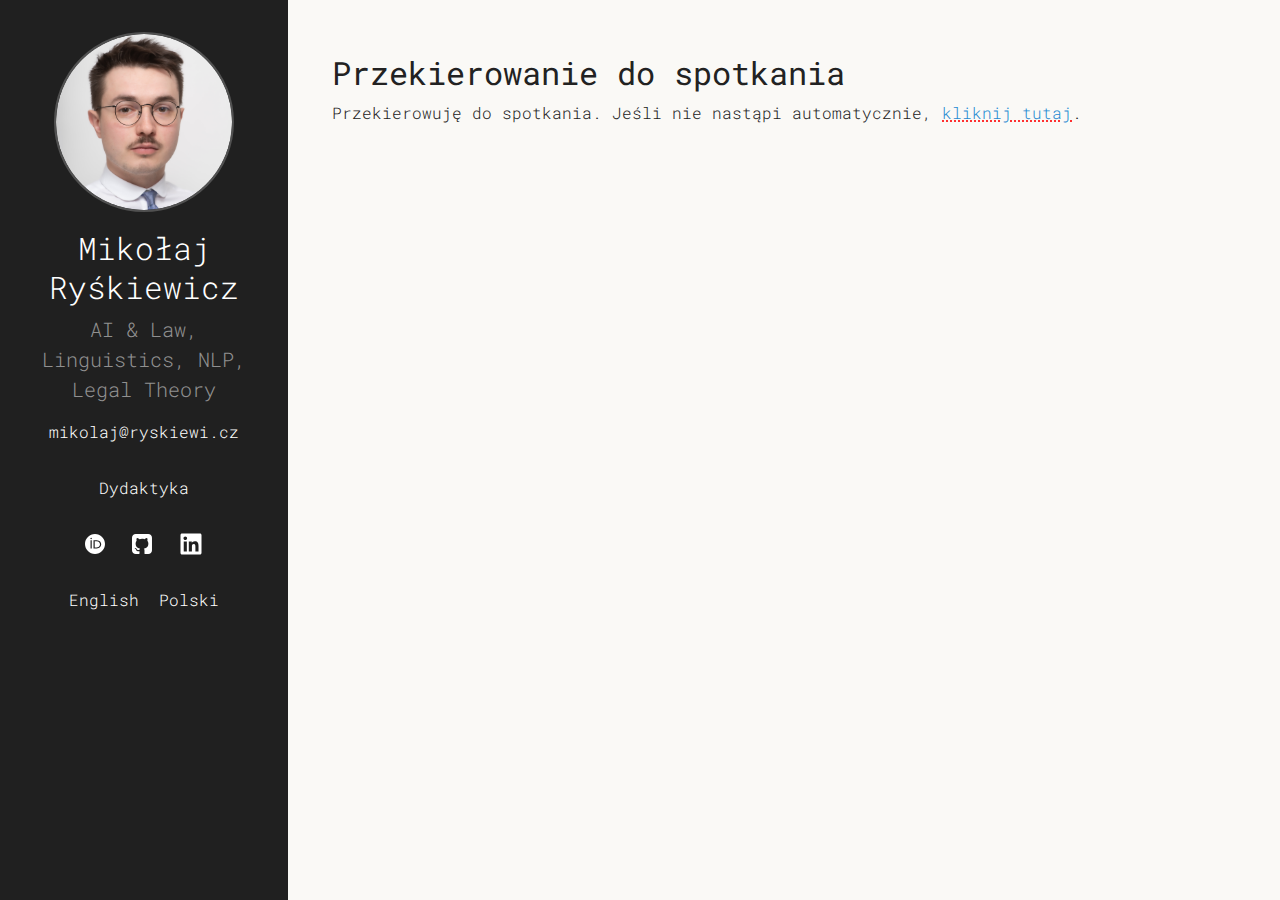
<file: dyzur/index.html>
<!DOCTYPE html>
<html xmlns="http://www.w3.org/1999/xhtml" xml:lang="en" lang="en">
<head>
    










    







<script defer language="javascript" type="text/javascript" src="/js/bundle.min.91ae35f985ba4ae6473b8defee39551f3ce6ed2769fdfa9b3df93f2eac0da4bc.js"></script>






    
    <meta http-equiv="content-type" content="text/html; charset=utf-8">

    
    <meta name="viewport" content="width=device-width, initial-scale=1.0">

    
    <link rel="icon" href=/favicon-16x16.png>

    
    





  





  
  
  


<!-- Open Graph image and Twitter Card metadata -->

<title itemprop="name">Mikołaj Ryśkiewicz - Przekierowanie</title>
<meta property="og:title" content=Mikołaj&#32;Ryśkiewicz&#32;-&#32;Przekierowanie />
<meta name="twitter:title" content=Mikołaj&#32;Ryśkiewicz&#32;-&#32;Przekierowanie />
<meta itemprop="name" content=Mikołaj&#32;Ryśkiewicz&#32;-&#32;Przekierowanie />
<meta name="application-name" content=Mikołaj&#32;Ryśkiewicz&#32;-&#32;Przekierowanie />
<meta property="og:site_name" content="Mikołaj Ryśkiewicz" />


<meta name="description" content="" />
<meta itemprop="description" content="" />
<meta property="og:description" content="" />
<meta name="twitter:description" content="" />


<base href="/dyzur/" />
<link rel="canonical" href="/dyzur/" itemprop="url" />
<meta name="url" content="/dyzur/" />
<meta name="twitter:url" content="/dyzur/" />
<meta property="og:url" content="/dyzur/" />


<meta property="og:updated_time" content="0001-01-01T00:00:00Z" />


<link rel="sitemap" type="application/xml" title="Sitemap" href='/sitemap.xml' />

<meta name="robots" content="index,follow" />
<meta name="googlebot" content="index,follow" />


<meta name="twitter:site" content="" />
<meta name="twitter:creator" content="" />
<meta property="fb:admins" content="" />


<meta name="apple-mobile-web-app-title" content="Mikołaj Ryśkiewicz" />
<meta name="apple-mobile-web-app-capable" content="yes" />
<meta name="apple-mobile-web-app-status-bar-style" content="black" />






<meta name="generator" content="Hugo 0.123.8">


    
    

<link type="text/css" rel="stylesheet" href="/css/bundle.min.d5edd1bb7f534ad70a7510a8d39d4bfc581699acfdf2a969d48a7f20913e79ca.css">


    
    <style>
    body {
        --sidebar-bg-color: #202020;
        --sidebar-img-border-color: #515151;
        --sidebar-p-color: #909090;
        --sidebar-h1-color: #FFF;
        --sidebar-a-color: #FFF;
        --sidebar-socials-color: #FFF;
        --text-color: #222;
        --bkg-color: #FAF9F6;
        --post-title-color: #303030;
        --list-color: #5A5A5A;
        --link-color: #268BD2;
        --date-color: #515151;
        --table-border-color: #E5E5E5;
        --table-stripe-color: #F9F9F9;
        --code-color: #000;
        --code-background-color: #E5E5E5;
        --code-block-color: #FFF;
        --code-block-background-color: #272822;
        --moon-sun-color: #FFF;
        --moon-sun-background-color: #515151;
    }
    body.dark-theme {
        --text-color: #EEE;
        --bkg-color: #121212;
        --post-title-color: #DBE2E9;
        --list-color: #9D9D9D;
        --link-color: #268BD2;
        --date-color: #9A9A9A;
        --table-border-color: #515151;
        --table-stripe-color: #202020;
        --code-color: #FFF;
        --code-background-color: #515151;
        --code-block-color: #FFF;
        --code-block-background-color: #272822;
    }
    body {
        background-color: var(--bkg-color);
    }
</style>

</head>

    <body class="">
        <div class="wrapper">
            <aside class="sidebar">
    <div class="container sidebar-sticky">
        
        <div class="sidebar-about">
    <h1 class="brand">
        
            <a href="/">
                <img src="/m_ryskiewicz_right_small.png" alt="brand image">
            </a>
        
        
            <a href="/">
                <h1>Mikołaj Ryśkiewicz</h1>
            </a>
        
    </h1>
    <p class="lead">
    AI & Law, Linguistics, NLP, Legal Theory
    </p>
</div>

        <a href="#" id="email-link" class="email">mikolaj@ryskiewi.cz</a>
<script>
document.getElementById('email-link').addEventListener('click', function(event) {
  event.preventDefault();
  const email = 'mikolaj@ryskiewi.cz';
  navigator.clipboard.writeText(email).then(() => {
    const tooltipText = window.location.pathname.includes('/pl/') ? 'Skopiowano!' : 'Copied!';

    const tooltip = document.createElement('span');
    tooltip.textContent = tooltipText;
    tooltip.className = 'tooltip';
    this.appendChild(tooltip);

    setTimeout(() => {
      this.removeChild(tooltip);
    }, 2000);
  });
});
</script>
        <nav>
    <ul class="sidebar-nav">
        
        
        
        
            

            
            
                
                
            
                
                
            

        
        
            

            
            
                
                
            
                
                
            

        
    <a href="/dydaktyka" style="text-decoration: none;">Dydaktyka</a>
    </ul>
</nav>

        <div style="text-align: center;">
    <ul class="social-list">
    
        <a target="_blank" class="social" title="ORCID" href="https://orcid.org/0000-0001-9628-5001">
            <img src="/orcid.svg" alt="ORCID">
        </a>
    
    
        <a target="_blank" class="social" title="GitHub" href="https://github.com/mryskiewicz">
            <svg xmlns="http://www.w3.org/2000/svg" width="1.2em" height="1.2em" viewBox="-2 -2 24 24">
                <path fill="currentColor" d="M18.88 1.099C18.147.366 17.265 0 16.233 0H3.746C2.714 0 1.832.366 1.099 1.099C.366 1.832 0 2.714 0 3.746v12.487c0 1.032.366 1.914 1.099 2.647c.733.733 1.615 1.099 2.647 1.099H6.66c.19 0 .333-.007.429-.02a.504.504 0 0 0 .286-.169c.095-.1.143-.245.143-.435l-.007-.885c-.004-.564-.006-1.01-.006-1.34l-.3.052c-.19.035-.43.05-.721.046a5.555 5.555 0 0 1-.904-.091a2.026 2.026 0 0 1-.872-.39a1.651 1.651 0 0 1-.572-.8l-.13-.3a3.25 3.25 0 0 0-.41-.663c-.186-.243-.375-.407-.566-.494l-.09-.065a.956.956 0 0 1-.17-.156a.723.723 0 0 1-.117-.182c-.026-.061-.004-.111.065-.15c.07-.04.195-.059.378-.059l.26.04c.173.034.388.138.643.311a2.1 2.1 0 0 1 .631.677c.2.355.44.626.722.813c.282.186.566.28.852.28c.286 0 .533-.022.742-.065a2.59 2.59 0 0 0 .585-.196c.078-.58.29-1.028.637-1.34a8.907 8.907 0 0 1-1.333-.234a5.314 5.314 0 0 1-1.223-.507a3.5 3.5 0 0 1-1.047-.872c-.277-.347-.505-.802-.683-1.365c-.177-.564-.266-1.215-.266-1.952c0-1.049.342-1.942 1.027-2.68c-.32-.788-.29-1.673.091-2.652c.252-.079.625-.02 1.119.175c.494.195.856.362 1.086.5c.23.14.414.257.553.352a9.233 9.233 0 0 1 2.497-.338c.859 0 1.691.113 2.498.338l.494-.312a6.997 6.997 0 0 1 1.197-.572c.46-.174.81-.221 1.054-.143c.39.98.424 1.864.103 2.653c.685.737 1.028 1.63 1.028 2.68c0 .737-.089 1.39-.267 1.957c-.177.568-.407 1.023-.689 1.366a3.65 3.65 0 0 1-1.053.865c-.42.234-.828.403-1.223.507a8.9 8.9 0 0 1-1.333.235c.45.39.676 1.005.676 1.846v3.11c0 .147.021.266.065.357a.36.36 0 0 0 .208.189c.096.034.18.056.254.064c.074.01.18.013.318.013h2.914c1.032 0 1.914-.366 2.647-1.099c.732-.732 1.099-1.615 1.099-2.647V3.746c0-1.032-.367-1.914-1.1-2.647z"/>
            </svg>
        </a>
    
    
    
        <a target="_blank" class="social" title="LinkedIn" href="https://linkedin.com/in/mikolajryskiewicz">
            <svg xmlns="http://www.w3.org/2000/svg" width="1em" height="1.2em" viewBox="0 0 448 512">
                <path fill="currentColor" d="M416 32H31.9C14.3 32 0 46.5 0 64.3v383.4C0 465.5 14.3 480 31.9 480H416c17.6 0 32-14.5 32-32.3V64.3c0-17.8-14.4-32.3-32-32.3zM135.4 416H69V202.2h66.5V416zm-33.2-243c-21.3 0-38.5-17.3-38.5-38.5S80.9 96 102.2 96c21.2 0 38.5 17.3 38.5 38.5c0 21.3-17.2 38.5-38.5 38.5zm282.1 243h-66.4V312c0-24.8-.5-56.7-34.5-56.7c-34.6 0-39.9 27-39.9 54.9V416h-66.4V202.2h63.7v29.2h.9c8.9-16.8 30.6-34.5 62.9-34.5c67.2 0 79.7 44.3 79.7 101.9V416z"/>
            </svg>
        </a>
    
    
    
    
    
    
    
    
    
    
    
    
    
    </ul>
</div>
        <div class="language-selector">
    
    <a href="/en/" class="language-link">English</a>
    <a href="/pl/" class="language-link">Polski</a>
</div>





        
  </div>
</aside>

            <main class="content container">
                <div class="post">
  <h1 id="przekierowanie-do-spotkania">Przekierowanie do spotkania</h1>

<p>Przekierowuję do spotkania. Jeśli nie nastąpi automatycznie, <a href="https://meet.google.com/ryg-botn-fnp">kliknij tutaj</a>.</p>

<script>
    setTimeout(function() {
        window.location.href = "https://meet.google.com/ryg-botn-fnp";
    }, 5000);
</script>



</div>
            </main>
            
  
    <div class="article-toc ">
    <div class="toc-wrapper">
      <h4 id="contents"></h4>
      <nav id="TableOfContents"></nav>
    </div>
</div>

  

        </div>
    </body>
</html>
</file>
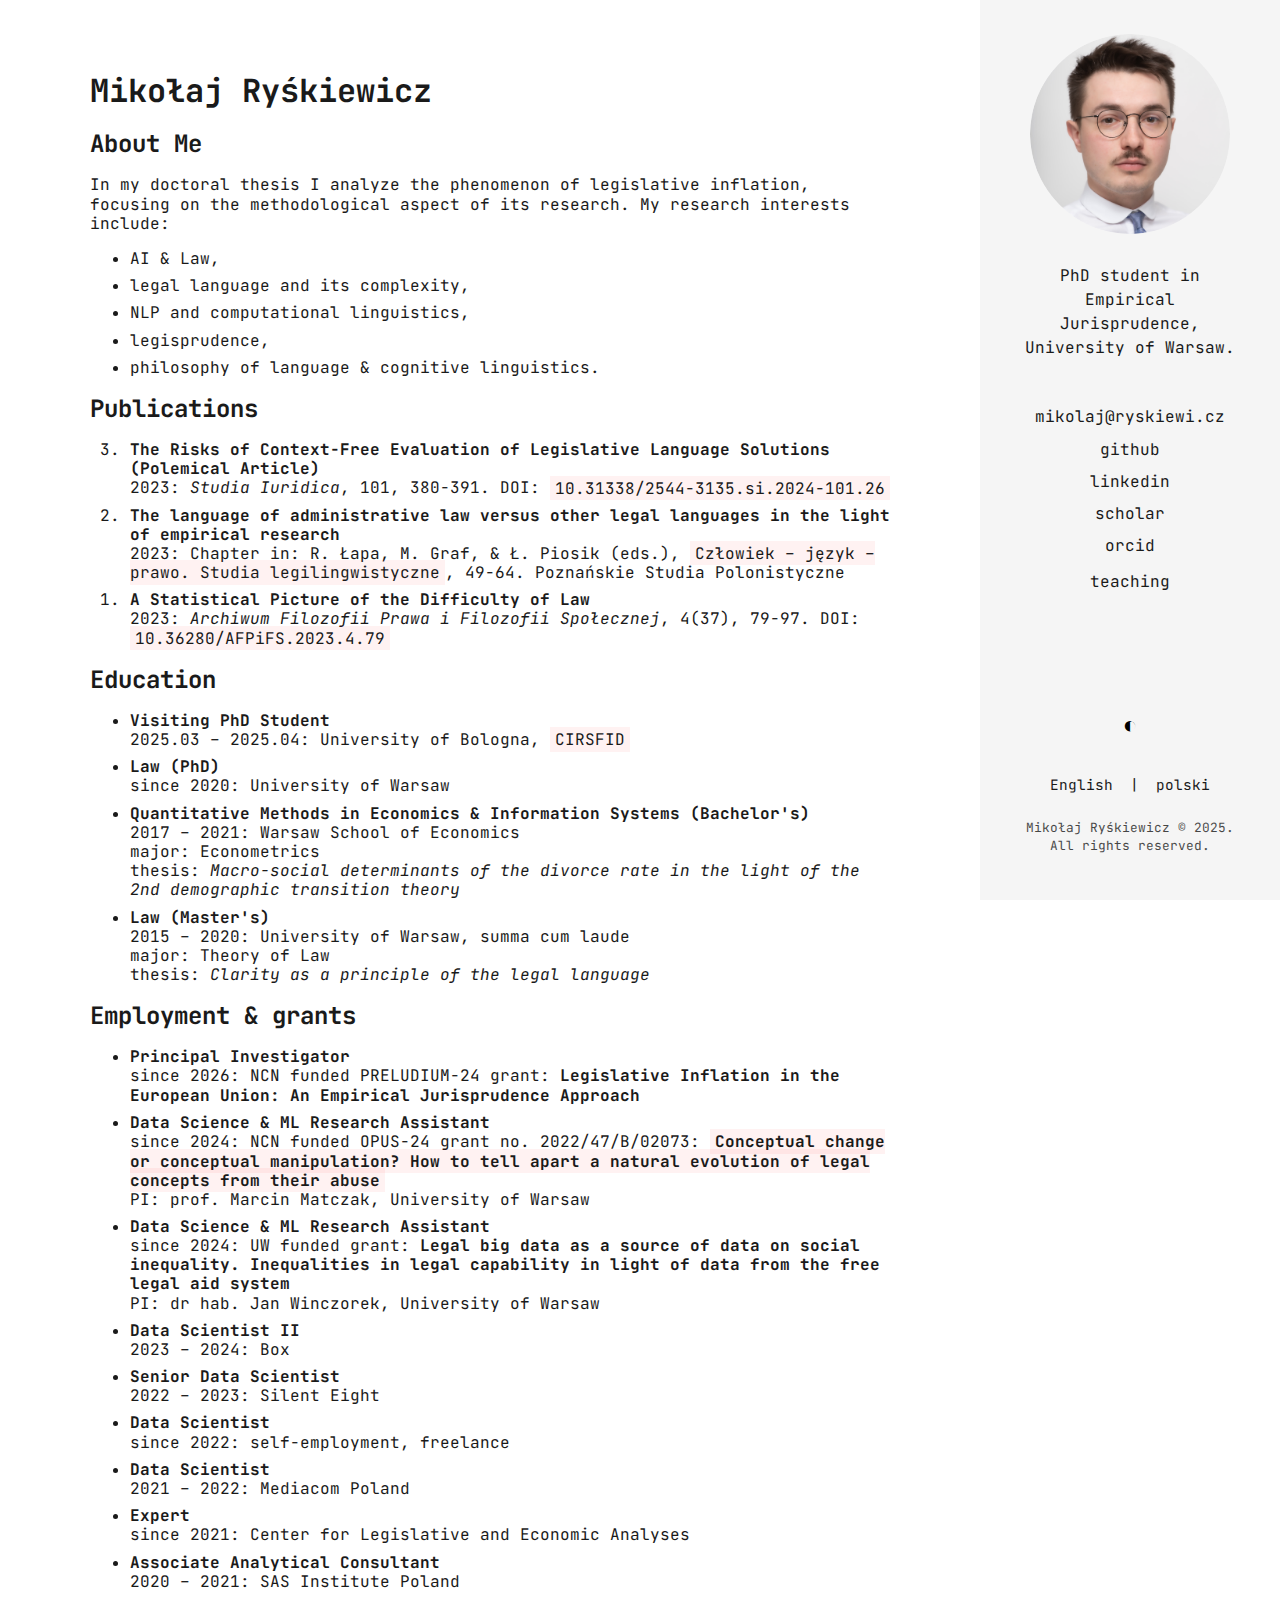
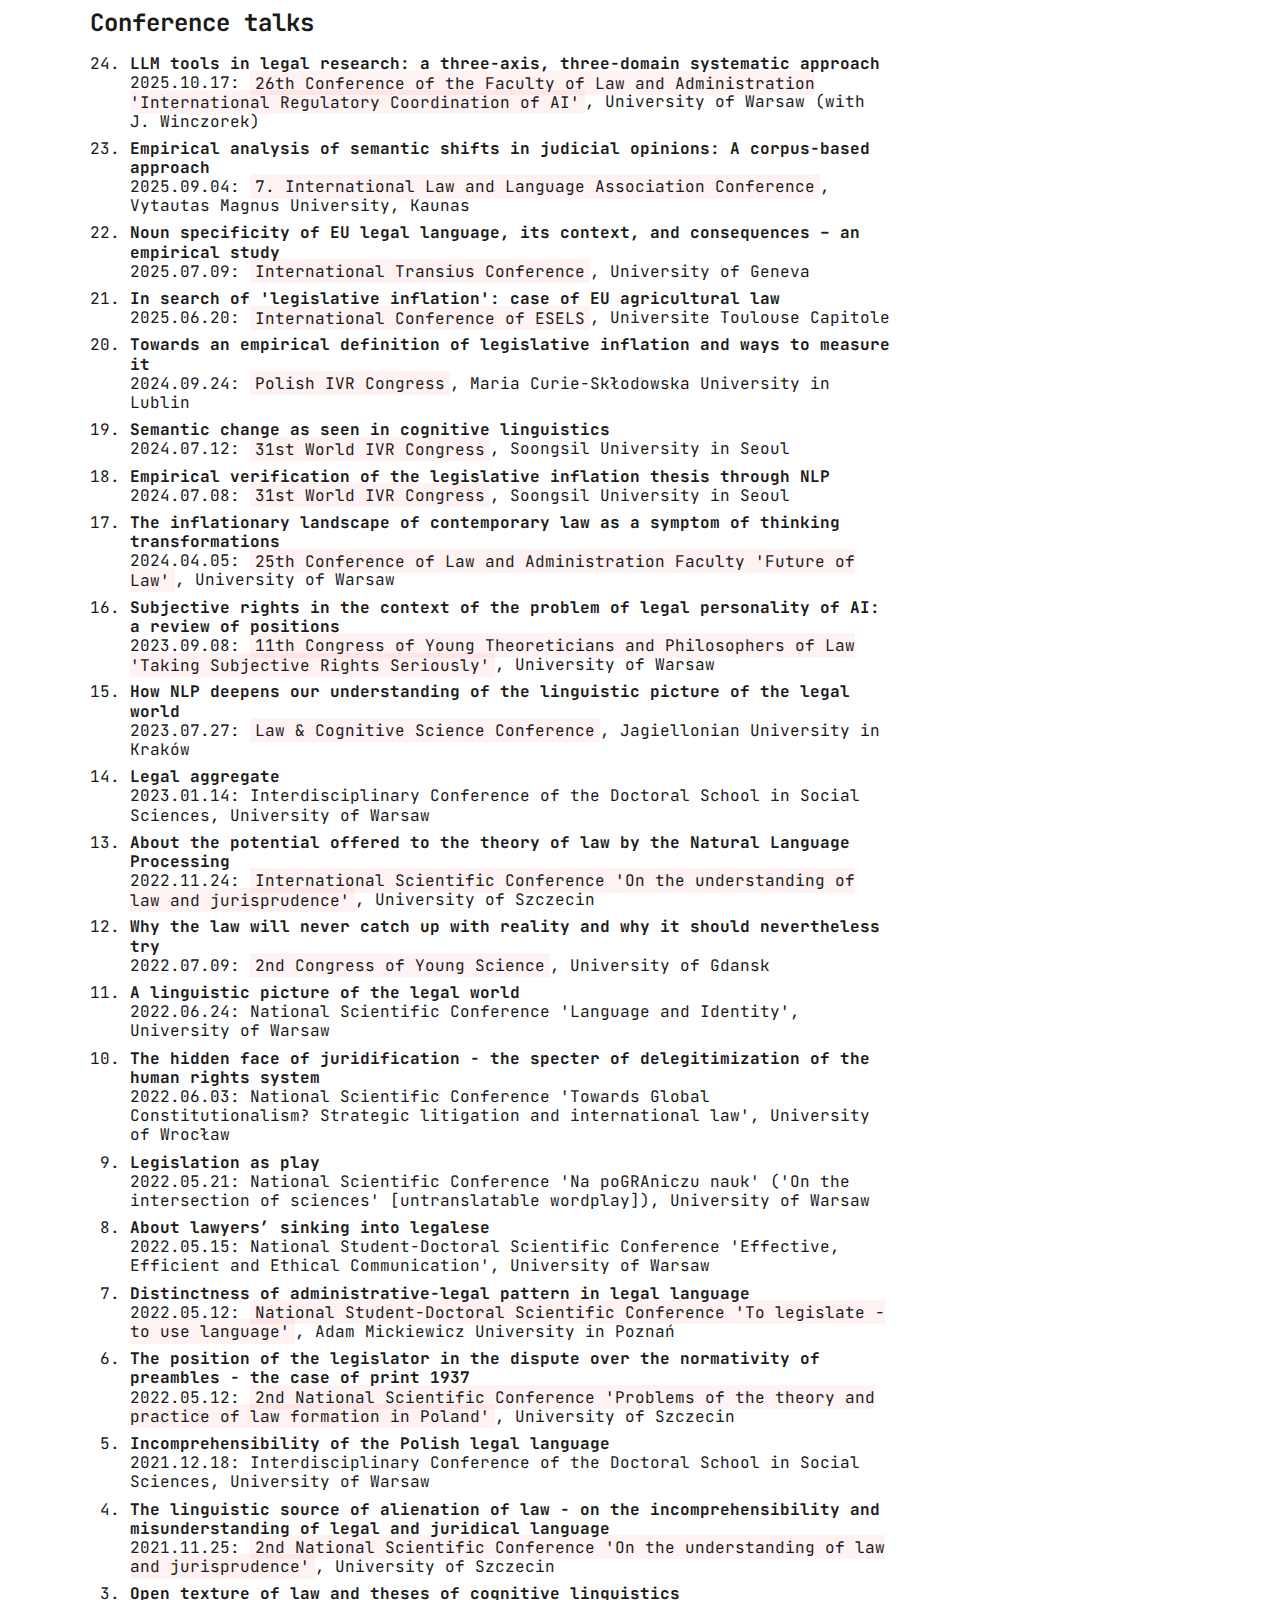
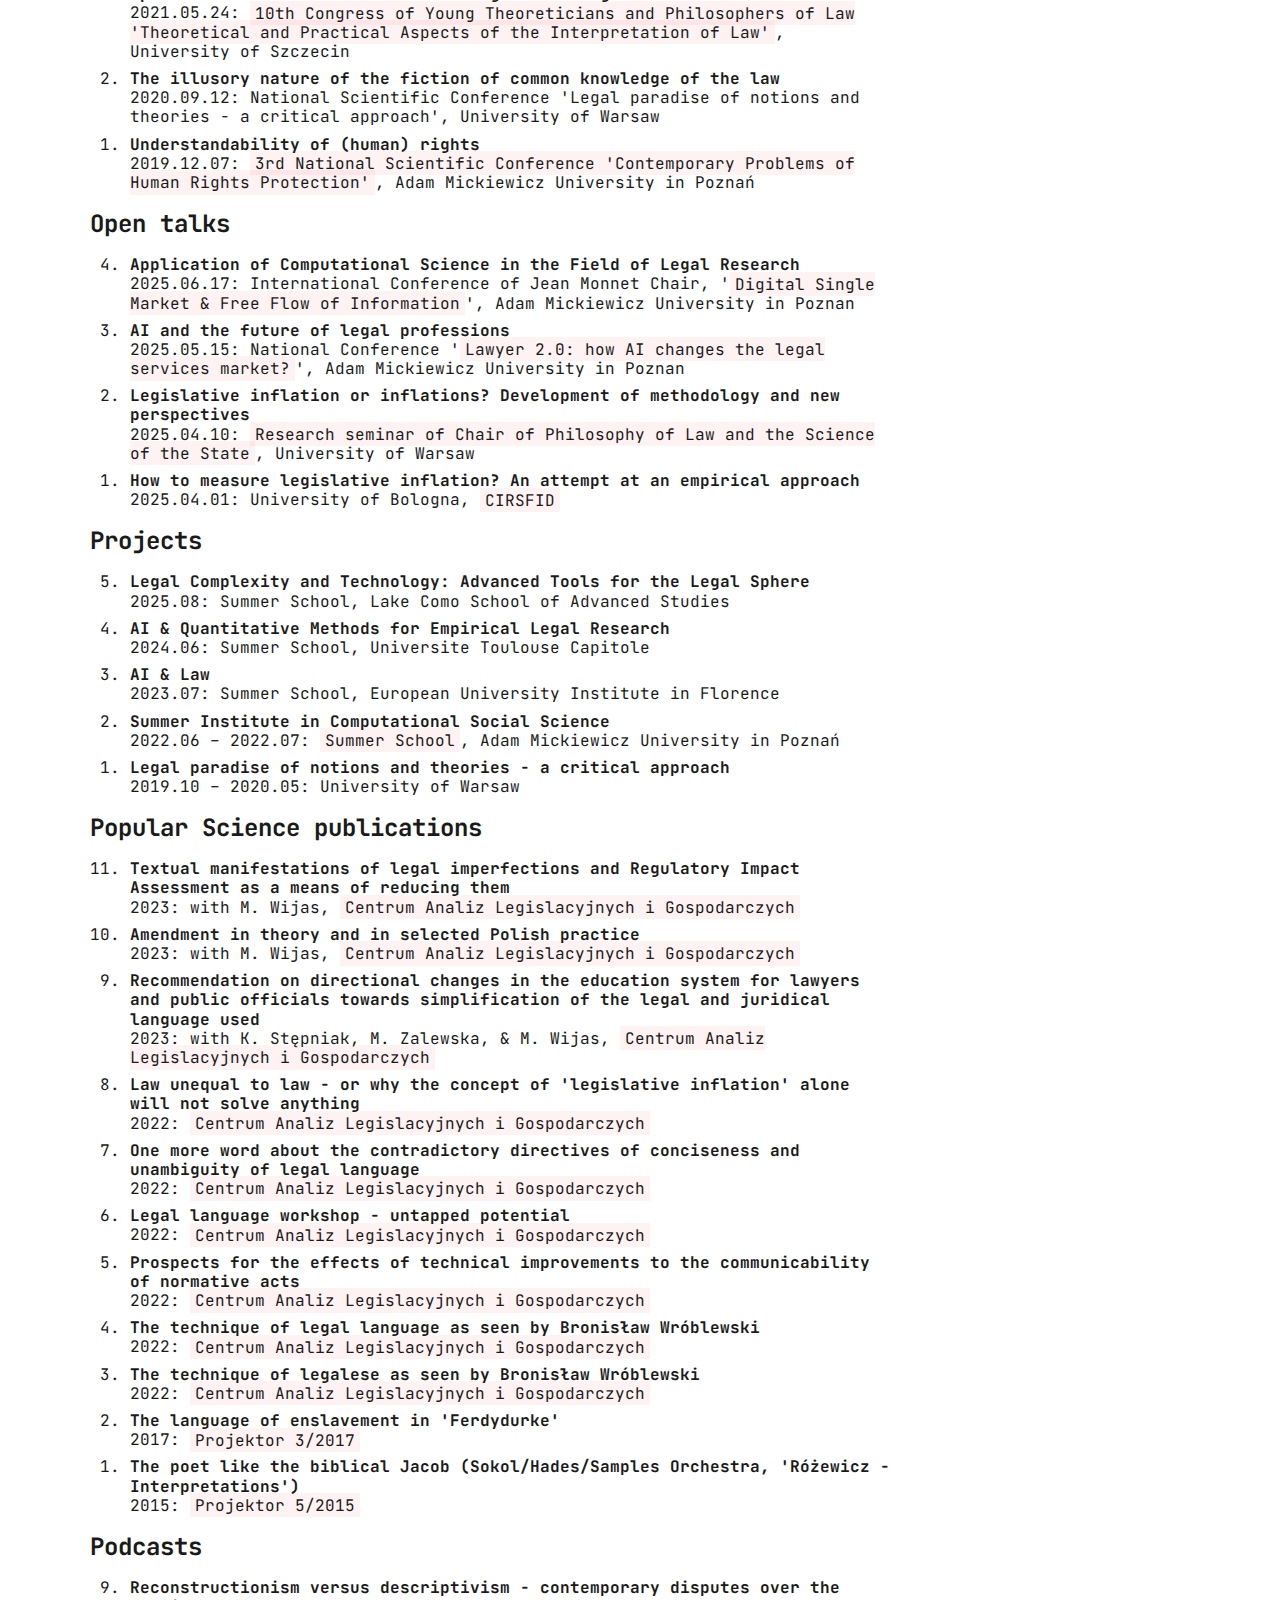
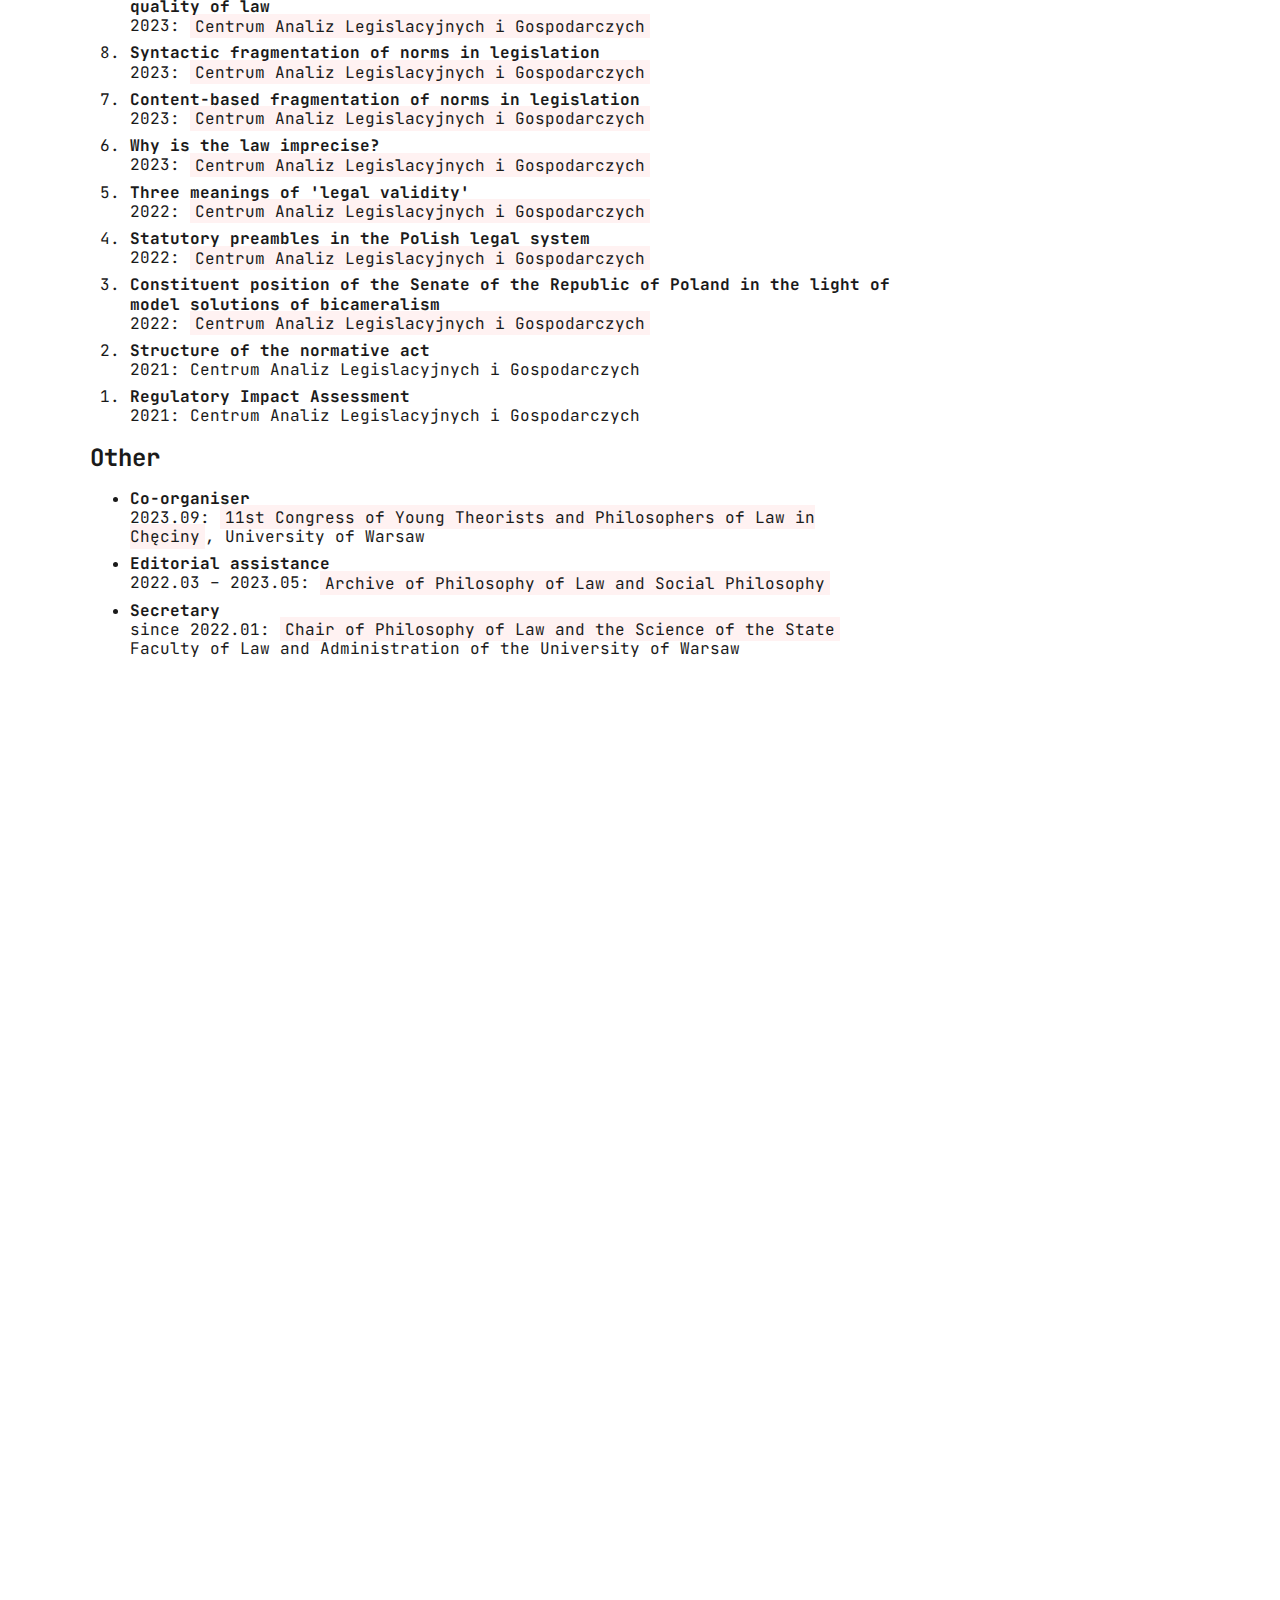
<file: en/index.html>
<!DOCTYPE html>
<html lang="en">
  <head>
    <title>/</title>
    <link rel="canonical" href="/">
    <meta name="robots" content="noindex">
    <meta charset="utf-8">
    <meta http-equiv="refresh" content="0; url=/">
  </head>
</html>
</file>
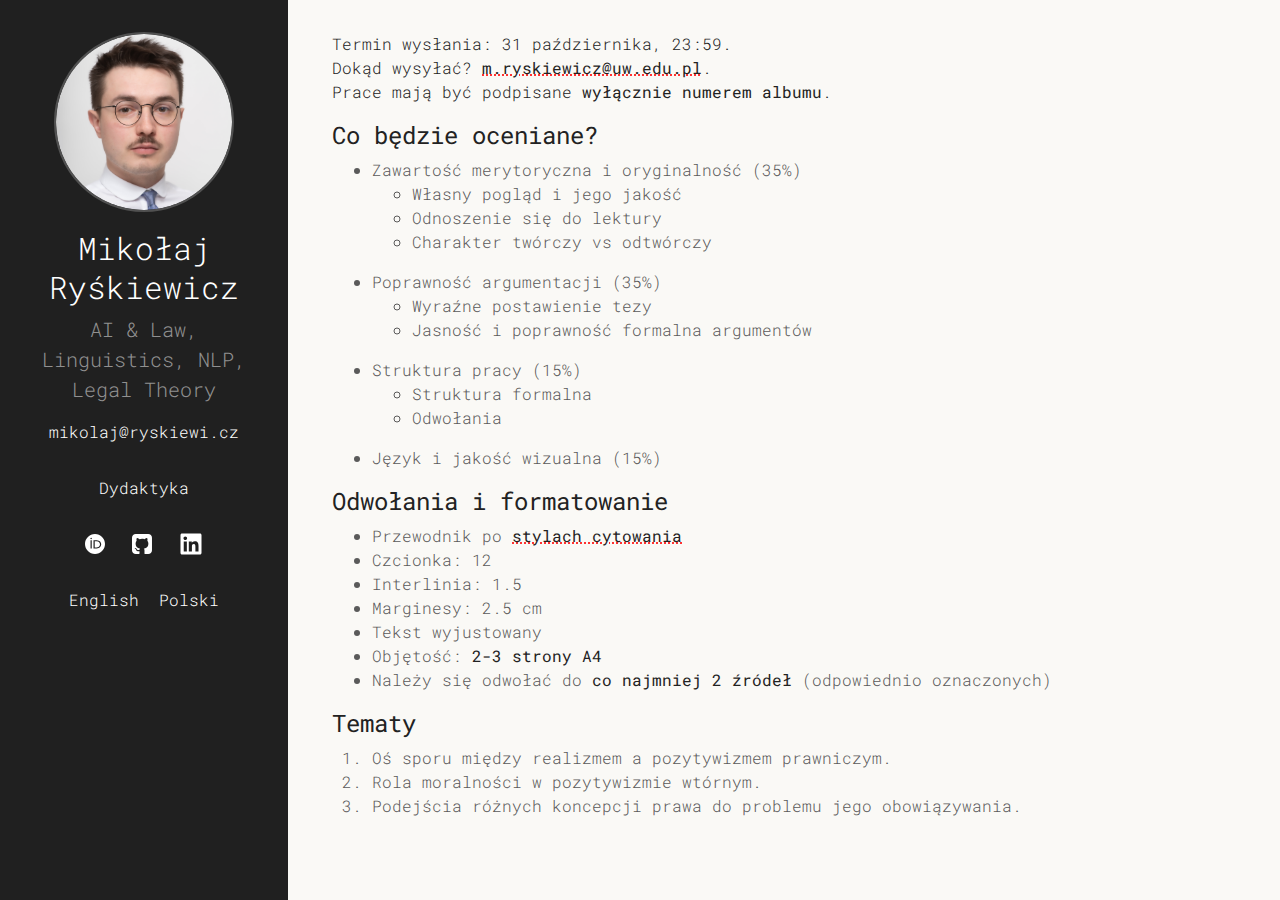
<file: miniesej/index.html>
<!DOCTYPE html>
<html xmlns="http://www.w3.org/1999/xhtml" xml:lang="en" lang="en">
<head>
    










    







<script defer language="javascript" type="text/javascript" src="/js/bundle.min.91ae35f985ba4ae6473b8defee39551f3ce6ed2769fdfa9b3df93f2eac0da4bc.js"></script>






    
    <meta http-equiv="content-type" content="text/html; charset=utf-8">

    
    <meta name="viewport" content="width=device-width, initial-scale=1.0">

    
    <link rel="icon" href=/favicon-16x16.png>

    
    





  





  
  
  


<!-- Open Graph image and Twitter Card metadata -->

<title itemprop="name">Mikołaj Ryśkiewicz - Miniesej</title>
<meta property="og:title" content=Mikołaj&#32;Ryśkiewicz&#32;-&#32;Miniesej />
<meta name="twitter:title" content=Mikołaj&#32;Ryśkiewicz&#32;-&#32;Miniesej />
<meta itemprop="name" content=Mikołaj&#32;Ryśkiewicz&#32;-&#32;Miniesej />
<meta name="application-name" content=Mikołaj&#32;Ryśkiewicz&#32;-&#32;Miniesej />
<meta property="og:site_name" content="Mikołaj Ryśkiewicz" />


<meta name="description" content="" />
<meta itemprop="description" content="" />
<meta property="og:description" content="" />
<meta name="twitter:description" content="" />


<base href="/miniesej/" />
<link rel="canonical" href="/miniesej/" itemprop="url" />
<meta name="url" content="/miniesej/" />
<meta name="twitter:url" content="/miniesej/" />
<meta property="og:url" content="/miniesej/" />


<meta property="og:updated_time" content="0001-01-01T00:00:00Z" />


<link rel="sitemap" type="application/xml" title="Sitemap" href='/sitemap.xml' />

<meta name="robots" content="index,follow" />
<meta name="googlebot" content="index,follow" />


<meta name="twitter:site" content="" />
<meta name="twitter:creator" content="" />
<meta property="fb:admins" content="" />


<meta name="apple-mobile-web-app-title" content="Mikołaj Ryśkiewicz" />
<meta name="apple-mobile-web-app-capable" content="yes" />
<meta name="apple-mobile-web-app-status-bar-style" content="black" />






<meta name="generator" content="Hugo 0.123.8">


    
    

<link type="text/css" rel="stylesheet" href="/css/bundle.min.d5edd1bb7f534ad70a7510a8d39d4bfc581699acfdf2a969d48a7f20913e79ca.css">


    
    <style>
    body {
        --sidebar-bg-color: #202020;
        --sidebar-img-border-color: #515151;
        --sidebar-p-color: #909090;
        --sidebar-h1-color: #FFF;
        --sidebar-a-color: #FFF;
        --sidebar-socials-color: #FFF;
        --text-color: #222;
        --bkg-color: #FAF9F6;
        --post-title-color: #303030;
        --list-color: #5A5A5A;
        --link-color: #268BD2;
        --date-color: #515151;
        --table-border-color: #E5E5E5;
        --table-stripe-color: #F9F9F9;
        --code-color: #000;
        --code-background-color: #E5E5E5;
        --code-block-color: #FFF;
        --code-block-background-color: #272822;
        --moon-sun-color: #FFF;
        --moon-sun-background-color: #515151;
    }
    body.dark-theme {
        --text-color: #EEE;
        --bkg-color: #121212;
        --post-title-color: #DBE2E9;
        --list-color: #9D9D9D;
        --link-color: #268BD2;
        --date-color: #9A9A9A;
        --table-border-color: #515151;
        --table-stripe-color: #202020;
        --code-color: #FFF;
        --code-background-color: #515151;
        --code-block-color: #FFF;
        --code-block-background-color: #272822;
    }
    body {
        background-color: var(--bkg-color);
    }
</style>

</head>

    <body class="">
        <div class="wrapper">
            <aside class="sidebar">
    <div class="container sidebar-sticky">
        
        <div class="sidebar-about">
    <h1 class="brand">
        
            <a href="/">
                <img src="/m_ryskiewicz_right_small.png" alt="brand image">
            </a>
        
        
            <a href="/">
                <h1>Mikołaj Ryśkiewicz</h1>
            </a>
        
    </h1>
    <p class="lead">
    AI & Law, Linguistics, NLP, Legal Theory
    </p>
</div>

        <a href="#" id="email-link" class="email">mikolaj@ryskiewi.cz</a>
<script>
document.getElementById('email-link').addEventListener('click', function(event) {
  event.preventDefault();
  const email = 'mikolaj@ryskiewi.cz';
  navigator.clipboard.writeText(email).then(() => {
    const tooltipText = window.location.pathname.includes('/pl/') ? 'Skopiowano!' : 'Copied!';

    const tooltip = document.createElement('span');
    tooltip.textContent = tooltipText;
    tooltip.className = 'tooltip';
    this.appendChild(tooltip);

    setTimeout(() => {
      this.removeChild(tooltip);
    }, 2000);
  });
});
</script>
        <nav>
    <ul class="sidebar-nav">
        
        
        
        
            

            
            
                
                
            
                
                
            

        
        
            

            
            
                
                
            
                
                
            

        
    <a href="/dydaktyka" style="text-decoration: none;">Dydaktyka</a>
    </ul>
</nav>

        <div style="text-align: center;">
    <ul class="social-list">
    
        <a target="_blank" class="social" title="ORCID" href="https://orcid.org/0000-0001-9628-5001">
            <img src="/orcid.svg" alt="ORCID">
        </a>
    
    
        <a target="_blank" class="social" title="GitHub" href="https://github.com/mryskiewicz">
            <svg xmlns="http://www.w3.org/2000/svg" width="1.2em" height="1.2em" viewBox="-2 -2 24 24">
                <path fill="currentColor" d="M18.88 1.099C18.147.366 17.265 0 16.233 0H3.746C2.714 0 1.832.366 1.099 1.099C.366 1.832 0 2.714 0 3.746v12.487c0 1.032.366 1.914 1.099 2.647c.733.733 1.615 1.099 2.647 1.099H6.66c.19 0 .333-.007.429-.02a.504.504 0 0 0 .286-.169c.095-.1.143-.245.143-.435l-.007-.885c-.004-.564-.006-1.01-.006-1.34l-.3.052c-.19.035-.43.05-.721.046a5.555 5.555 0 0 1-.904-.091a2.026 2.026 0 0 1-.872-.39a1.651 1.651 0 0 1-.572-.8l-.13-.3a3.25 3.25 0 0 0-.41-.663c-.186-.243-.375-.407-.566-.494l-.09-.065a.956.956 0 0 1-.17-.156a.723.723 0 0 1-.117-.182c-.026-.061-.004-.111.065-.15c.07-.04.195-.059.378-.059l.26.04c.173.034.388.138.643.311a2.1 2.1 0 0 1 .631.677c.2.355.44.626.722.813c.282.186.566.28.852.28c.286 0 .533-.022.742-.065a2.59 2.59 0 0 0 .585-.196c.078-.58.29-1.028.637-1.34a8.907 8.907 0 0 1-1.333-.234a5.314 5.314 0 0 1-1.223-.507a3.5 3.5 0 0 1-1.047-.872c-.277-.347-.505-.802-.683-1.365c-.177-.564-.266-1.215-.266-1.952c0-1.049.342-1.942 1.027-2.68c-.32-.788-.29-1.673.091-2.652c.252-.079.625-.02 1.119.175c.494.195.856.362 1.086.5c.23.14.414.257.553.352a9.233 9.233 0 0 1 2.497-.338c.859 0 1.691.113 2.498.338l.494-.312a6.997 6.997 0 0 1 1.197-.572c.46-.174.81-.221 1.054-.143c.39.98.424 1.864.103 2.653c.685.737 1.028 1.63 1.028 2.68c0 .737-.089 1.39-.267 1.957c-.177.568-.407 1.023-.689 1.366a3.65 3.65 0 0 1-1.053.865c-.42.234-.828.403-1.223.507a8.9 8.9 0 0 1-1.333.235c.45.39.676 1.005.676 1.846v3.11c0 .147.021.266.065.357a.36.36 0 0 0 .208.189c.096.034.18.056.254.064c.074.01.18.013.318.013h2.914c1.032 0 1.914-.366 2.647-1.099c.732-.732 1.099-1.615 1.099-2.647V3.746c0-1.032-.367-1.914-1.1-2.647z"/>
            </svg>
        </a>
    
    
    
        <a target="_blank" class="social" title="LinkedIn" href="https://linkedin.com/in/mikolajryskiewicz">
            <svg xmlns="http://www.w3.org/2000/svg" width="1em" height="1.2em" viewBox="0 0 448 512">
                <path fill="currentColor" d="M416 32H31.9C14.3 32 0 46.5 0 64.3v383.4C0 465.5 14.3 480 31.9 480H416c17.6 0 32-14.5 32-32.3V64.3c0-17.8-14.4-32.3-32-32.3zM135.4 416H69V202.2h66.5V416zm-33.2-243c-21.3 0-38.5-17.3-38.5-38.5S80.9 96 102.2 96c21.2 0 38.5 17.3 38.5 38.5c0 21.3-17.2 38.5-38.5 38.5zm282.1 243h-66.4V312c0-24.8-.5-56.7-34.5-56.7c-34.6 0-39.9 27-39.9 54.9V416h-66.4V202.2h63.7v29.2h.9c8.9-16.8 30.6-34.5 62.9-34.5c67.2 0 79.7 44.3 79.7 101.9V416z"/>
            </svg>
        </a>
    
    
    
    
    
    
    
    
    
    
    
    
    
    </ul>
</div>
        <div class="language-selector">
    
    <a href="/en/" class="language-link">English</a>
    <a href="/pl/" class="language-link">Polski</a>
</div>





        
  </div>
</aside>

            <main class="content container">
                <div class="post">
  <p>Termin wysłania: 31 października, 23:59.<br>
Dokąd wysyłać? <a href="mailto:m.ryskiewicz@uw.edu.pl"><strong>m.ryskiewicz@uw.edu.pl</strong></a>.<br>
Prace mają być podpisane <strong>wyłącznie numerem albumu</strong>.</p>
<h2 id="co-będzie-oceniane">Co będzie oceniane?</h2>
<ul>
<li>Zawartość merytoryczna i oryginalność (35%)
<ul>
<li>Własny pogląd i jego jakość</li>
<li>Odnoszenie się do lektury</li>
<li>Charakter twórczy vs odtwórczy</li>
</ul>
</li>
<li>Poprawność argumentacji (35%)
<ul>
<li>Wyraźne postawienie tezy</li>
<li>Jasność i poprawność formalna argumentów</li>
</ul>
</li>
<li>Struktura pracy (15%)
<ul>
<li>Struktura formalna</li>
<li>Odwołania</li>
</ul>
</li>
<li>Język i jakość wizualna (15%)</li>
</ul>
<h2 id="odwołania-i-formatowanie">Odwołania i formatowanie</h2>
<ul>
<li>Przewodnik po <a href="https://wydawnictwo.p.lodz.pl/images/pliki/przypisy-bibliografia.pdf" target="_blank"><strong>stylach cytowania</strong></a></li>
<li>Czcionka: 12</li>
<li>Interlinia: 1.5</li>
<li>Marginesy: 2.5 cm</li>
<li>Tekst wyjustowany</li>
<li>Objętość: <strong>2-3 strony A4</strong></li>
<li>Należy się odwołać do <strong>co najmniej 2 źródeł</strong> (odpowiednio oznaczonych)</li>
</ul>
<h2 id="tematy">Tematy</h2>
<ol>
<li>Oś sporu między realizmem a pozytywizmem prawniczym.</li>
<li>Rola moralności w pozytywizmie wtórnym.</li>
<li>Podejścia różnych koncepcji prawa do problemu jego obowiązywania.</li>
</ol>

</div>
            </main>
            
  
    <div class="article-toc ">
    <div class="toc-wrapper">
      <h4 id="contents"></h4>
      <nav id="TableOfContents">
  <ul>
    <li><a href="#co-będzie-oceniane">Co będzie oceniane?</a></li>
    <li><a href="#odwołania-i-formatowanie">Odwołania i formatowanie</a></li>
    <li><a href="#tematy">Tematy</a></li>
  </ul>
</nav>
    </div>
</div>

  

        </div>
    </body>
</html>
</file>
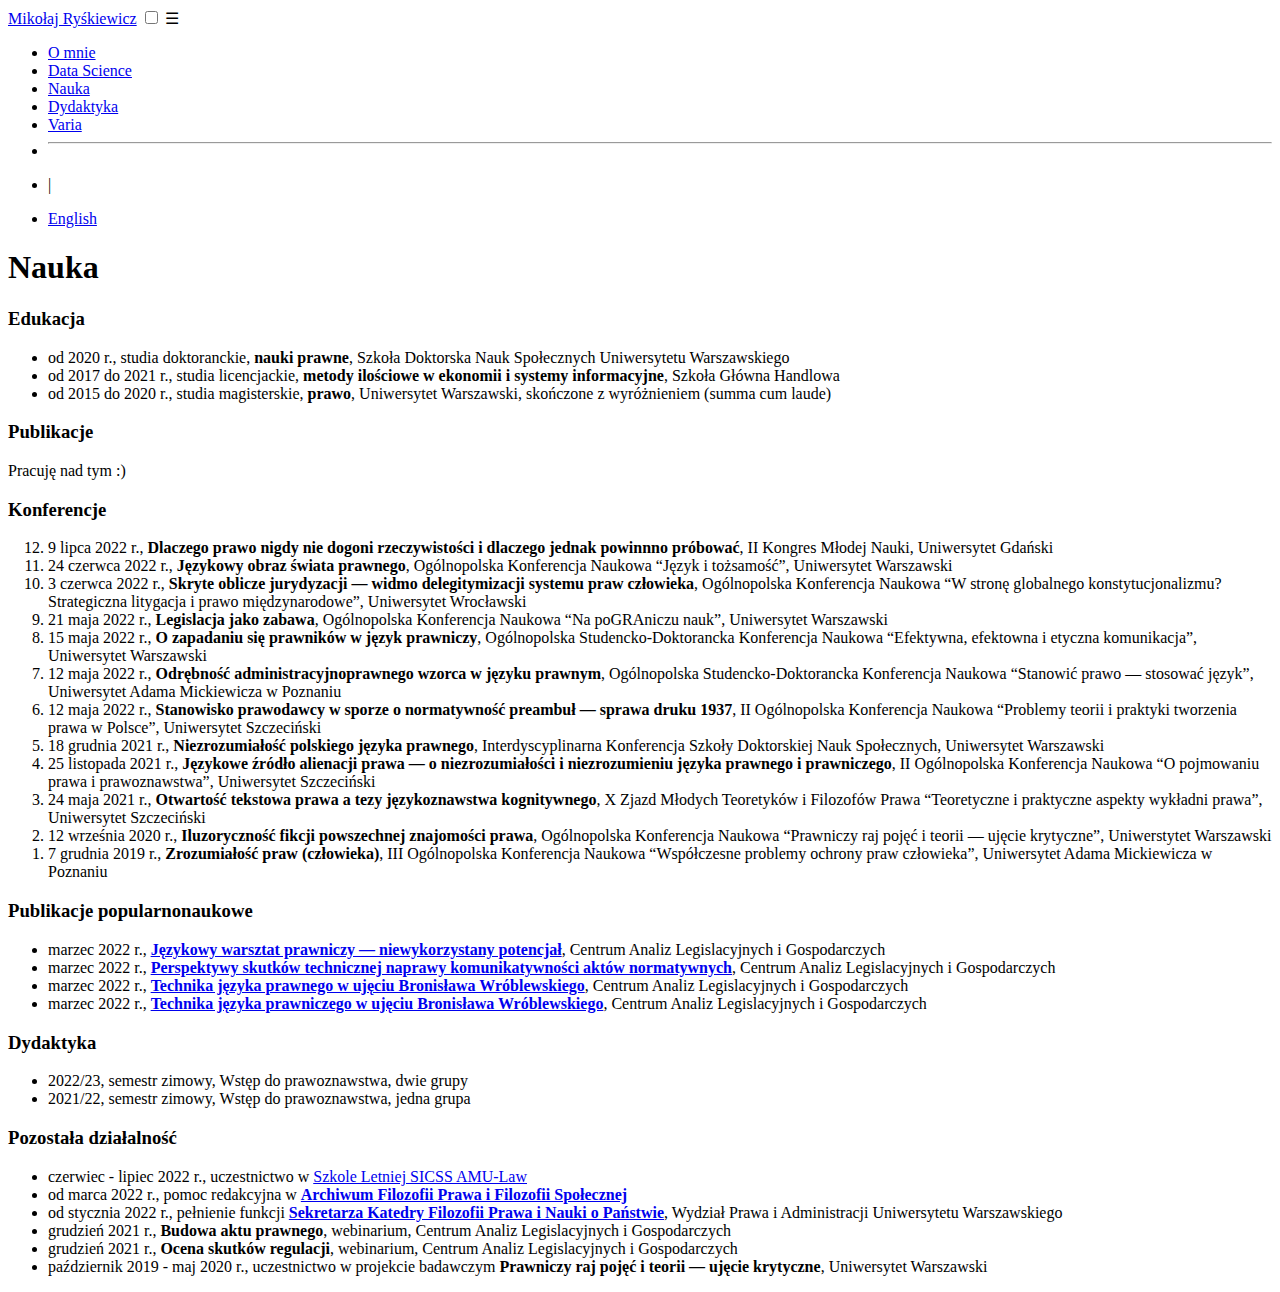
<file: nauka/index.html>
<!DOCTYPE html>
<html lang="pl">

<head>
  <meta charset="utf-8">
  <meta name="viewport" content="width=device-width, initial-scale=1.0">

  
  <meta name="author" content="Mikołaj Ryśkiewicz">
  <meta name="description" content="https://ryskiewi.cz/">
  
  <meta name="keywords" content="prawo,język,data science">

  <meta property="og:site_name" content="Mikołaj Ryśkiewicz">
  <meta property="og:title" content="
  Nauka - Mikołaj Ryśkiewicz
">
  <meta property="og:description" content="">
  <meta property="og:type" content="website">
  <meta property="og:url" content="https://ryskiewi.cz/nauka/">
  <meta property="og:image" content="https://ryskiewi.cz/">
  <meta name="twitter:card" content="summary">
  <meta name="twitter:site" content="https://ryskiewi.cz/nauka/">
  <meta name="twitter:image" content="https://ryskiewi.cz/">

  <base href="https://ryskiewi.cz/nauka/">
  <title>
  Nauka - Mikołaj Ryśkiewicz
</title>

  <link rel="canonical" href="https://ryskiewi.cz/nauka/">
  
  <link rel="stylesheet" href="https://fonts.googleapis.com/css?family=Fira+Mono:400,700">
  <link rel="stylesheet" href="/css/normalize.min.css">
  <link rel="stylesheet" href="/css/style.min.css">
  
  <script async src="https://www.googletagmanager.com/gtag/js?id=G-49Y0HZSL3K"></script>
  <script>
    window.dataLayer = window.dataLayer || [];

    function gtag() {
      dataLayer.push(arguments);
    }
    gtag('js', new Date());

    gtag('config', 'G-49Y0HZSL3K');
  </script>

  

  

  <link rel="icon" type="image/png" href="/images/favicon-32x32.png" sizes="32x32">
  <link rel="icon" type="image/png" href="/images/favicon-16x16.png" sizes="16x16">

  
  <link rel="alternate" href="https://ryskiewi.cz/index.xml" type="application/rss+xml" title="Mikołaj Ryśkiewicz">
  <link href="https://ryskiewi.cz/index.xml" rel="feed" type="application/rss+xml" title="Mikołaj Ryśkiewicz" />
  

  <meta name="generator" content="Hugo 0.101.0" />
</head>

<body class="">
  <main class="wrapper">
    <nav class="navigation">
  <section class="container">
    <a class="navigation-title" href="/">Mikołaj Ryśkiewicz</a>
    <input type="checkbox" id="menu-control"/>
    <label class="menu-mobile  float-right " for="menu-control">
      <span class="btn-mobile  float-right ">&#9776;</span>
      <ul class="navigation-list">
        
          
            <li class="navigation-item  align-center ">
              <a class="navigation-link" href="https://ryskiewi.cz/o_mnie">O mnie</a>
            </li>
          
            <li class="navigation-item  align-center ">
              <a class="navigation-link" href="https://ryskiewi.cz/data_science">Data Science</a>
            </li>
          
            <li class="navigation-item  align-center ">
              <a class="navigation-link" href="https://ryskiewi.cz/nauka">Nauka</a>
            </li>
          
            <li class="navigation-item  align-center ">
              <a class="navigation-link" href="https://ryskiewi.cz/dydaktyka">Dydaktyka</a>
            </li>
          
            <li class="navigation-item  align-center ">
              <a class="navigation-link" href="https://ryskiewi.cz/varia">Varia</a>
            </li>
          
        
        
          
          
          
            <li class= " mobile-menu-lang-separator-centered ">
              <hr />
            </li>
          
          
            
              
                
                  <li class="multilingual-separator">
                    <p>|</p>
                  </li>
                
                
              
              <li class="navigation-item  align-center ">
                <a href="https://ryskiewi.cz/en/">English</a>
              </li>
            
          
            
          
        
      </ul>
    </label>
  </section>
</nav>


    <div class="content">
      
  <section class="container page">
  <article>
    <header>
      <h1>Nauka</h1>
    </header>

    <h3 id="edukacja">Edukacja</h3>
<ul>
<li>od 2020 r., studia doktoranckie, <strong>nauki prawne</strong>, Szkoła Doktorska Nauk Społecznych Uniwersytetu Warszawskiego</li>
<li>od 2017 do 2021 r., studia licencjackie, <strong>metody ilościowe w ekonomii i systemy informacyjne</strong>, Szkoła Główna Handlowa</li>
<li>od 2015 do 2020 r., studia magisterskie, <strong>prawo</strong>, Uniwersytet Warszawski, skończone z wyróżnieniem (summa cum laude)</li>
</ul>
<h3 id="publikacje">Publikacje</h3>
<p>Pracuję nad tym :)</p>
<h3 id="konferencje">Konferencje</h3>
<ol reversed="reversed">
<li>9 lipca 2022 r., <strong>Dlaczego prawo nigdy nie dogoni rzeczywistości i dlaczego jednak powinnno próbować</strong>, II Kongres Młodej Nauki, Uniwersytet Gdański</li>
<li>24 czerwca 2022 r., <strong>Językowy obraz świata prawnego</strong>, Ogólnopolska Konferencja Naukowa &ldquo;Język i tożsamość&rdquo;, Uniwersytet Warszawski</li>
<li>3 czerwca 2022 r., <strong>Skryte oblicze jurydyzacji — widmo delegitymizacji systemu praw człowieka</strong>, Ogólnopolska Konferencja Naukowa &ldquo;W stronę globalnego konstytucjonalizmu? Strategiczna litygacja i prawo międzynarodowe&rdquo;, Uniwersytet Wrocławski</li>
<li>21 maja 2022 r., <strong>Legislacja jako zabawa</strong>, Ogólnopolska Konferencja Naukowa &ldquo;Na poGRAniczu nauk&rdquo;, Uniwersytet Warszawski</li>
<li>15 maja 2022 r., <strong>O zapadaniu się prawników w język prawniczy</strong>, Ogólnopolska Studencko-Doktorancka Konferencja Naukowa &ldquo;Efektywna, efektowna i etyczna komunikacja&rdquo;, Uniwersytet Warszawski</li>
<li>12 maja 2022 r., <strong>Odrębność administracyjnoprawnego wzorca w języku prawnym</strong>, Ogólnopolska Studencko-Doktorancka Konferencja Naukowa &ldquo;Stanowić prawo — stosować język&rdquo;, Uniwersytet Adama Mickiewicza w Poznaniu</li>
<li>12 maja 2022 r., <strong>Stanowisko prawodawcy w sporze o normatywność preambuł — sprawa druku 1937</strong>, II Ogólnopolska Konferencja Naukowa &ldquo;Problemy teorii i praktyki tworzenia prawa w Polsce&rdquo;, Uniwersytet Szczeciński</li>
<li>18 grudnia 2021 r., <strong>Niezrozumiałość polskiego języka prawnego</strong>, Interdyscyplinarna Konferencja Szkoły Doktorskiej Nauk Społecznych, Uniwersytet Warszawski</li>
<li>25 listopada 2021 r., <strong>Językowe źródło alienacji prawa — o niezrozumiałości i niezrozumieniu języka prawnego i prawniczego</strong>, II Ogólnopolska Konferencja Naukowa &ldquo;O pojmowaniu prawa i prawoznawstwa&rdquo;, Uniwersytet Szczeciński</li>
<li>24 maja 2021 r., <strong>Otwartość tekstowa prawa a tezy językoznawstwa kognitywnego</strong>, X Zjazd Młodych Teoretyków i Filozofów Prawa &ldquo;Teoretyczne i praktyczne aspekty wykładni prawa&rdquo;, Uniwersytet Szczeciński</li>
<li>12 września 2020 r., <strong>Iluzoryczność fikcji powszechnej znajomości prawa</strong>, Ogólnopolska Konferencja Naukowa &ldquo;Prawniczy raj pojęć i teorii — ujęcie krytyczne&rdquo;, Uniwerstytet Warszawski</li>
<li>7 grudnia 2019 r., <strong>Zrozumiałość praw (człowieka)</strong>, III Ogólnopolska Konferencja Naukowa &ldquo;Współczesne problemy ochrony praw człowieka&rdquo;, Uniwersytet Adama Mickiewicza w Poznaniu</li>
</ol>
<h3 id="publikacje-popularnonaukowe">Publikacje popularnonaukowe</h3>
<ul>
<li>marzec 2022 r., <a href="https://calg.pl/jezykowy-warsztat-prawniczy-niewykorzystany-potencjal/"><strong>Językowy warsztat prawniczy — niewykorzystany potencjał</strong></a>, Centrum Analiz Legislacyjnych i Gospodarczych</li>
<li>marzec 2022 r., <a href="https://calg.pl/perspektywy-skutkow-technicznej-naprawy-komunikatywnosci-aktow-normatywnych/"><strong>Perspektywy skutków technicznej naprawy komunikatywności aktów normatywnych</strong></a>, Centrum Analiz Legislacyjnych i Gospodarczych</li>
<li>marzec 2022 r., <a href="https://calg.pl/technika-jezyka-prawnego-w-ujeciu-bronislawa-wroblewskiego/"><strong>Technika języka prawnego w ujęciu Bronisława Wróblewskiego</strong></a>, Centrum Analiz Legislacyjnych i Gospodarczych</li>
<li>marzec 2022 r., <a href="https://calg.pl/technika-jezyka-prawniczego-w-ujeciu-bronislawa-wroblewskiego/"><strong>Technika języka prawniczego w ujęciu Bronisława Wróblewskiego</strong></a>, Centrum Analiz Legislacyjnych i Gospodarczych</li>
</ul>
<h3 id="dydaktyka">Dydaktyka</h3>
<ul>
<li>2022/23, semestr zimowy, Wstęp do prawoznawstwa, dwie grupy</li>
<li>2021/22, semestr zimowy, Wstęp do prawoznawstwa, jedna grupa</li>
</ul>
<h3 id="pozostała-działalność">Pozostała działalność</h3>
<ul>
<li>czerwiec - lipiec 2022 r., uczestnictwo w <a href="https://prawo.amu.edu.pl/aktualnosci/podsumowanie-szkoly-letniej-poswieconej-metodom-statystycznym-w-naukach-prawnych/">Szkole Letniej SICSS AMU-Law</a></li>
<li>od marca 2022 r., pomoc redakcyjna w <a href="https://archiwum.ivr.org.pl/"><strong>Archiwum Filozofii Prawa i Filozofii Społecznej</strong></a></li>
<li>od stycznia 2022 r., pełnienie funkcji <a href="https://www.wpia.uw.edu.pl/pl/instytuty/instytut-nauk-o-panstwie-i-prawie/katedry-inopip/katedra-filozofii-prawa-i-nauki-o-panstwie-inopip"><strong>Sekretarza Katedry Filozofii Prawa i Nauki o Państwie</strong></a>, Wydział Prawa i Administracji Uniwersytetu Warszawskiego</li>
<li>grudzień 2021 r., <strong>Budowa aktu prawnego</strong>, webinarium, Centrum Analiz Legislacyjnych i Gospodarczych</li>
<li>grudzień 2021 r., <strong>Ocena skutków regulacji</strong>, webinarium, Centrum Analiz Legislacyjnych i Gospodarczych</li>
<li>październik 2019 - maj 2020 r., uczestnictwo w projekcie badawczym <strong>Prawniczy raj pojęć i teorii — ujęcie krytyczne</strong>, Uniwersytet Warszawski</li>
</ul>

  </article>
</section>


    </div>
    
    
    
  </main>

  

  <script src="/js/app.js"></script>
  
</body>

</html>
</file>
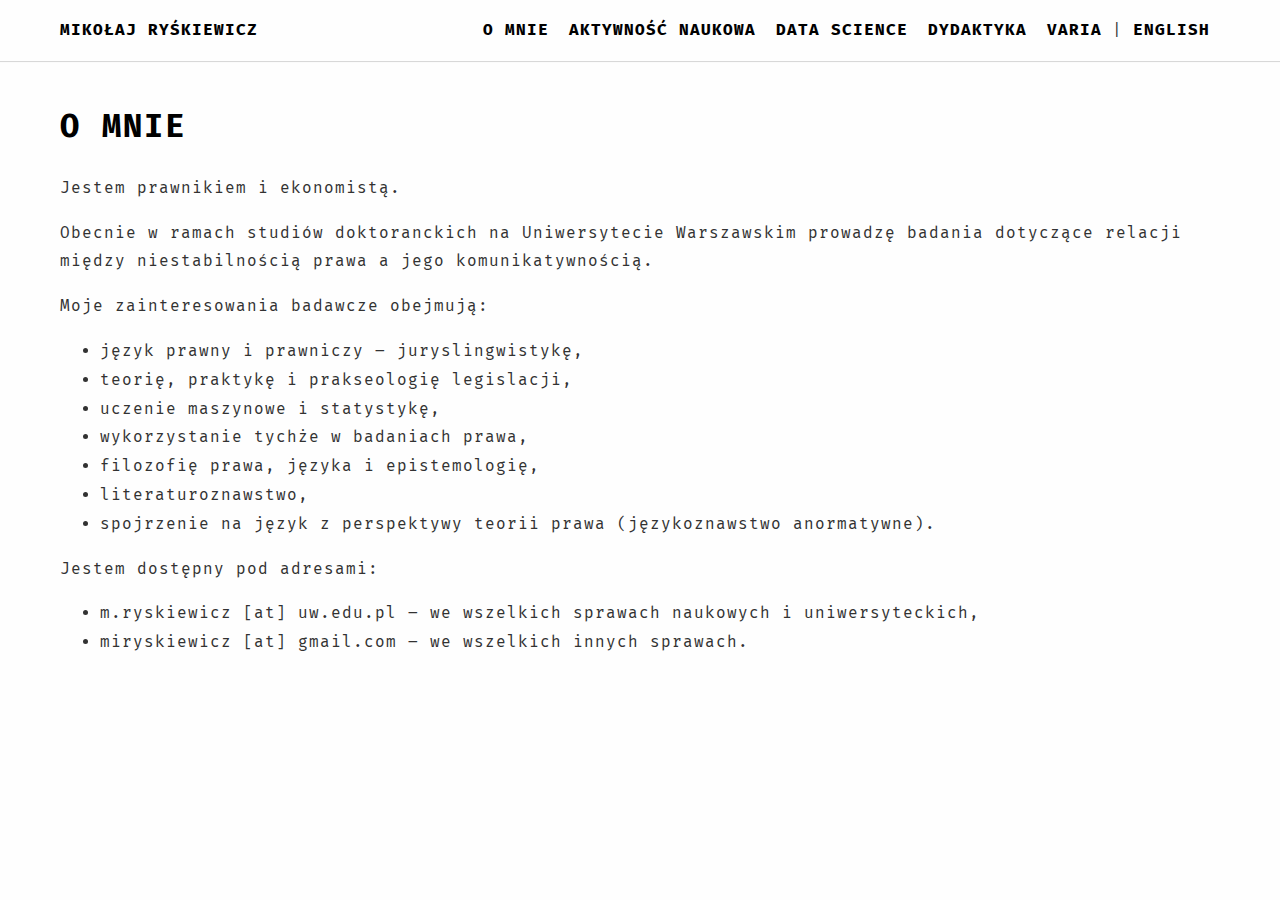
<file: o_mnie/index.html>
<!DOCTYPE html>
<html lang="pl">

  <head>
    <meta charset="utf-8">
    <meta name="viewport" content="width=device-width, initial-scale=1.0">

    <meta name="author" content="Mikołaj Ryśkiewicz">
    <meta name="description" content="https://mryskiewicz.github.io/">
    <meta name="keywords" content="prawo,język,data science">

    <meta property="og:site_name" content="Mikołaj Ryśkiewicz">
    <meta property="og:title" content="
  O mnie - Mikołaj Ryśkiewicz
">
    <meta property="og:description" content="">
    <meta property="og:type" content="website">
    <meta property="og:url" content="https://mryskiewicz.github.io/o_mnie/">
    <meta property="og:image" content="https://mryskiewicz.github.io/">
    <meta name="twitter:card" content="summary">
    <meta name="twitter:site" content="https://mryskiewicz.github.io/o_mnie/">
    <meta name="twitter:image" content="https://mryskiewicz.github.io/">

    <base href="https://mryskiewicz.github.io/o_mnie/">
    <title>
  O mnie - Mikołaj Ryśkiewicz
</title>

    <link rel="canonical" href="https://mryskiewicz.github.io/o_mnie/">
    
    <link  rel="stylesheet" href="https://fonts.googleapis.com/css?family=Fira+Mono:400,700">
    <link rel="stylesheet" href="/css/normalize.min.css">
    <link rel="stylesheet" href="/css/style.min.css">


    

    

    <link rel="icon" type="image/png" href="/images/favicon-32x32.png" sizes="32x32">
    <link rel="icon" type="image/png" href="/images/favicon-16x16.png" sizes="16x16">

    
      <link rel="alternate" href="https://mryskiewicz.github.io/index.xml" type="application/rss+xml" title="Mikołaj Ryśkiewicz">
      <link href="https://mryskiewicz.github.io/index.xml" rel="feed" type="application/rss+xml" title="Mikołaj Ryśkiewicz" />
    

    <meta name="generator" content="Hugo 0.101.0" />
  </head>

  <body class="">
    <main class="wrapper">
      <nav class="navigation">
  <section class="container">
    <a class="navigation-title" href="/">Mikołaj Ryśkiewicz</a>
    <input type="checkbox" id="menu-control"/>
    <label class="menu-mobile  float-right " for="menu-control">
      <span class="btn-mobile  float-right ">&#9776;</span>
      <ul class="navigation-list">
        
          
            <li class="navigation-item  align-center ">
              <a class="navigation-link" href="https://mryskiewicz.github.io/o_mnie">O mnie</a>
            </li>
          
            <li class="navigation-item  align-center ">
              <a class="navigation-link" href="https://mryskiewicz.github.io/aktywnosc">Aktywność naukowa</a>
            </li>
          
            <li class="navigation-item  align-center ">
              <a class="navigation-link" href="https://mryskiewicz.github.io/data_science">Data Science</a>
            </li>
          
            <li class="navigation-item  align-center ">
              <a class="navigation-link" href="https://mryskiewicz.github.io/dydaktyka">Dydaktyka</a>
            </li>
          
            <li class="navigation-item  align-center ">
              <a class="navigation-link" href="https://mryskiewicz.github.io/varia">Varia</a>
            </li>
          
        
        
          
          
          
            <li class= " mobile-menu-lang-separator-centered ">
              <hr />
            </li>
          
          
            
              
                
                  <li class="multilingual-separator">
                    <p>|</p>
                  </li>
                
                
              
              <li class="navigation-item  align-center ">
                <a href="https://mryskiewicz.github.io/en/">English</a>
              </li>
            
          
            
          
        
      </ul>
    </label>
  </section>
</nav>


      <div class="content">
        
  <section class="container page">
  <article>
    <header>
      <h1>O mnie</h1>
    </header>

    <p>Jestem prawnikiem i ekonomistą.</p>
<p>Obecnie w ramach studiów doktoranckich na Uniwersytecie Warszawskim prowadzę badania dotyczące relacji między niestabilnością prawa a jego komunikatywnością.</p>
<p>Moje zainteresowania badawcze obejmują:</p>
<ul>
<li>język prawny i prawniczy – juryslingwistykę,</li>
<li>teorię, praktykę i prakseologię legislacji,</li>
<li>uczenie maszynowe i statystykę,</li>
<li>wykorzystanie tychże w badaniach prawa,</li>
<li>filozofię prawa, języka i epistemologię,</li>
<li>literaturoznawstwo,</li>
<li>spojrzenie na język z perspektywy teorii prawa (językoznawstwo anormatywne).</li>
</ul>
<p>Jestem dostępny pod adresami:</p>
<ul>
<li>m.ryskiewicz [at] uw.edu.pl &ndash; we wszelkich sprawach naukowych i uniwersyteckich,</li>
<li>miryskiewicz [at] gmail.com &ndash; we wszelkich innych sprawach.</li>
</ul>

  </article>
</section>


      </div>
      
        
      
    </main>

    

  <script src="/js/app.js"></script>
  
  </body>
</html>
</file>
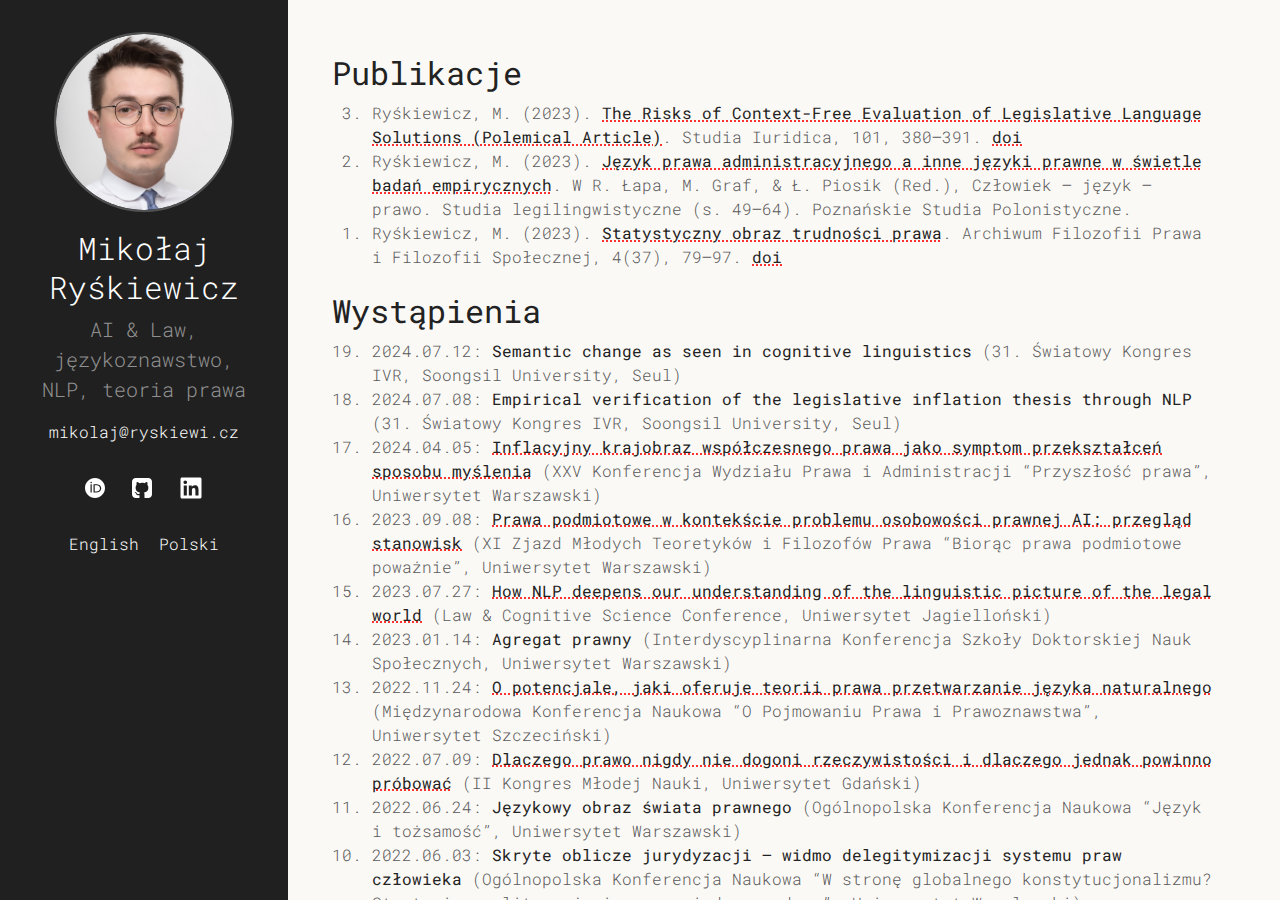
<file: pl/index.html>
<!DOCTYPE html>
<html xmlns="http://www.w3.org/1999/xhtml" xml:lang="pl" lang="pl">
<head>
    










    







<script defer language="javascript" type="text/javascript" src="/js/bundle.min.91ae35f985ba4ae6473b8defee39551f3ce6ed2769fdfa9b3df93f2eac0da4bc.js"></script>






    
    <meta http-equiv="content-type" content="text/html; charset=utf-8">

    
    <meta name="viewport" content="width=device-width, initial-scale=1.0">

    
    <link rel="icon" href=/favicon-16x16.png>

    
    





  
  






<!-- Open Graph image and Twitter Card metadata -->

<title itemprop="name">Mikołaj Ryśkiewicz</title>
<meta property="og:title" content=Mikołaj&#32;Ryśkiewicz />
<meta name="twitter:title" content=Mikołaj&#32;Ryśkiewicz />
<meta itemprop="name" content=Mikołaj&#32;Ryśkiewicz />
<meta name="application-name" content=Mikołaj&#32;Ryśkiewicz />
<meta property="og:site_name" content="Mikołaj Ryśkiewicz" />


<meta name="description" content="AI &amp; Law, językoznawstwo, NLP, teoria prawa" />
<meta itemprop="description" content="AI &amp; Law, językoznawstwo, NLP, teoria prawa" />
<meta property="og:description" content="AI &amp; Law, językoznawstwo, NLP, teoria prawa" />
<meta name="twitter:description" content="AI &amp; Law, językoznawstwo, NLP, teoria prawa" />


<base href="/pl/" />
<link rel="canonical" href="/pl/" itemprop="url" />
<meta name="url" content="/pl/" />
<meta name="twitter:url" content="/pl/" />
<meta property="og:url" content="/pl/" />


<meta property="og:updated_time" content="0001-01-01T00:00:00Z" />


<link rel="sitemap" type="application/xml" title="Sitemap" href='/sitemap.xml' />
<link href="/pl/index.xml" rel="alternate" type="application/rss+xml" title="Mikołaj Ryśkiewicz" />

<meta name="robots" content="index,follow" />
<meta name="googlebot" content="index,follow" />


<meta name="twitter:site" content="" />
<meta name="twitter:creator" content="" />
<meta property="fb:admins" content="" />


<meta name="apple-mobile-web-app-title" content="Mikołaj Ryśkiewicz" />
<meta name="apple-mobile-web-app-capable" content="yes" />
<meta name="apple-mobile-web-app-status-bar-style" content="black" />






<meta name="generator" content="Hugo 0.123.8">


    
    

<link type="text/css" rel="stylesheet" href="/css/bundle.min.d52f20afcc31b59aac59807f348a5497f512c63046164c206842e5adee8fbe36.css">


    
    <style>
    body {
        --sidebar-bg-color: #202020;
        --sidebar-img-border-color: #515151;
        --sidebar-p-color: #909090;
        --sidebar-h1-color: #FFF;
        --sidebar-a-color: #FFF;
        --sidebar-socials-color: #FFF;
        --text-color: #222;
        --bkg-color: #FAF9F6;
        --post-title-color: #303030;
        --list-color: #5A5A5A;
        --link-color: #268BD2;
        --date-color: #515151;
        --table-border-color: #E5E5E5;
        --table-stripe-color: #F9F9F9;
        --code-color: #000;
        --code-background-color: #E5E5E5;
        --code-block-color: #FFF;
        --code-block-background-color: #272822;
        --moon-sun-color: #FFF;
        --moon-sun-background-color: #515151;
    }
    body.dark-theme {
        --text-color: #EEE;
        --bkg-color: #121212;
        --post-title-color: #DBE2E9;
        --list-color: #9D9D9D;
        --link-color: #268BD2;
        --date-color: #9A9A9A;
        --table-border-color: #515151;
        --table-stripe-color: #202020;
        --code-color: #FFF;
        --code-background-color: #515151;
        --code-block-color: #FFF;
        --code-block-background-color: #272822;
    }
    body {
        background-color: var(--bkg-color);
    }
</style>

</head>

    <body class="">
        <div class="wrapper">
            <aside class="sidebar">
    <div class="container sidebar-sticky">
        
        <div class="sidebar-about">
    <h1 class="brand">
        
            <a href="/">
                <img src="/m_ryskiewicz_right_small.png" alt="brand image">
            </a>
        
        
            <a href="/">
                <h1>Mikołaj Ryśkiewicz</h1>
            </a>
        
    </h1>
    <p class="lead">
    AI & Law, językoznawstwo, NLP, teoria prawa
    </p>
</div>

        <a href="#" id="email-link" class="email">mikolaj@ryskiewi.cz</a>
<script>
document.getElementById('email-link').addEventListener('click', function(event) {
  event.preventDefault();
  const email = 'mikolaj@ryskiewi.cz';
  navigator.clipboard.writeText(email).then(() => {
    const tooltipText = window.location.pathname.includes('/pl/') ? 'Skopiowano!' : 'Copied!';

    const tooltip = document.createElement('span');
    tooltip.textContent = tooltipText;
    tooltip.className = 'tooltip';
    this.appendChild(tooltip);

    setTimeout(() => {
      this.removeChild(tooltip);
    }, 2000);
  });
});
</script>
        <nav>
    <ul class="sidebar-nav">
        
        
        
        
            

            
            
                
                
            
                
                
            
        
        
            

            
            
                
                
            
                
                
            
        

    </ul>
</nav>

        <div style="text-align: center;">
    <ul class="social-list">
    
        <a target="_blank" class="social" title="ORCID" href="https://orcid.org/0000-0001-9628-5001">
            <img src="/orcid.svg" alt="ORCID">
        </a>
    
    
        <a target="_blank" class="social" title="GitHub" href="https://github.com/mryskiewicz">
            <svg xmlns="http://www.w3.org/2000/svg" width="1.2em" height="1.2em" viewBox="-2 -2 24 24">
                <path fill="currentColor" d="M18.88 1.099C18.147.366 17.265 0 16.233 0H3.746C2.714 0 1.832.366 1.099 1.099C.366 1.832 0 2.714 0 3.746v12.487c0 1.032.366 1.914 1.099 2.647c.733.733 1.615 1.099 2.647 1.099H6.66c.19 0 .333-.007.429-.02a.504.504 0 0 0 .286-.169c.095-.1.143-.245.143-.435l-.007-.885c-.004-.564-.006-1.01-.006-1.34l-.3.052c-.19.035-.43.05-.721.046a5.555 5.555 0 0 1-.904-.091a2.026 2.026 0 0 1-.872-.39a1.651 1.651 0 0 1-.572-.8l-.13-.3a3.25 3.25 0 0 0-.41-.663c-.186-.243-.375-.407-.566-.494l-.09-.065a.956.956 0 0 1-.17-.156a.723.723 0 0 1-.117-.182c-.026-.061-.004-.111.065-.15c.07-.04.195-.059.378-.059l.26.04c.173.034.388.138.643.311a2.1 2.1 0 0 1 .631.677c.2.355.44.626.722.813c.282.186.566.28.852.28c.286 0 .533-.022.742-.065a2.59 2.59 0 0 0 .585-.196c.078-.58.29-1.028.637-1.34a8.907 8.907 0 0 1-1.333-.234a5.314 5.314 0 0 1-1.223-.507a3.5 3.5 0 0 1-1.047-.872c-.277-.347-.505-.802-.683-1.365c-.177-.564-.266-1.215-.266-1.952c0-1.049.342-1.942 1.027-2.68c-.32-.788-.29-1.673.091-2.652c.252-.079.625-.02 1.119.175c.494.195.856.362 1.086.5c.23.14.414.257.553.352a9.233 9.233 0 0 1 2.497-.338c.859 0 1.691.113 2.498.338l.494-.312a6.997 6.997 0 0 1 1.197-.572c.46-.174.81-.221 1.054-.143c.39.98.424 1.864.103 2.653c.685.737 1.028 1.63 1.028 2.68c0 .737-.089 1.39-.267 1.957c-.177.568-.407 1.023-.689 1.366a3.65 3.65 0 0 1-1.053.865c-.42.234-.828.403-1.223.507a8.9 8.9 0 0 1-1.333.235c.45.39.676 1.005.676 1.846v3.11c0 .147.021.266.065.357a.36.36 0 0 0 .208.189c.096.034.18.056.254.064c.074.01.18.013.318.013h2.914c1.032 0 1.914-.366 2.647-1.099c.732-.732 1.099-1.615 1.099-2.647V3.746c0-1.032-.367-1.914-1.1-2.647z"/>
            </svg>
        </a>
    
    
    
        <a target="_blank" class="social" title="LinkedIn" href="https://linkedin.com/in/mikolajryskiewicz">
            <svg xmlns="http://www.w3.org/2000/svg" width="1em" height="1.2em" viewBox="0 0 448 512">
                <path fill="currentColor" d="M416 32H31.9C14.3 32 0 46.5 0 64.3v383.4C0 465.5 14.3 480 31.9 480H416c17.6 0 32-14.5 32-32.3V64.3c0-17.8-14.4-32.3-32-32.3zM135.4 416H69V202.2h66.5V416zm-33.2-243c-21.3 0-38.5-17.3-38.5-38.5S80.9 96 102.2 96c21.2 0 38.5 17.3 38.5 38.5c0 21.3-17.2 38.5-38.5 38.5zm282.1 243h-66.4V312c0-24.8-.5-56.7-34.5-56.7c-34.6 0-39.9 27-39.9 54.9V416h-66.4V202.2h63.7v29.2h.9c8.9-16.8 30.6-34.5 62.9-34.5c67.2 0 79.7 44.3 79.7 101.9V416z"/>
            </svg>
        </a>
    
    
    
    
    
    
    
    
    
    
    
    
    
    </ul>
</div>
        <div class="language-selector">
    
    <a href="/en/" class="language-link">English</a>
    <a href="/pl/" class="language-link">Polski</a>
</div>





        
  </div>
</aside>

            <main class="content container">
                <article class="post"><h1 id="publikacje">Publikacje</h1>
<ol reversed="reversed">
<li>Ryśkiewicz, M. (2023). <a href="https://studiaiuridica.pl/resources/html/article/details?id=621263" target="_blank"><strong>The Risks of Context-Free Evaluation of Legislative Language Solutions (Polemical Article)</strong></a>. Studia Iuridica, 101, 380–391. <a href="https://doi.org/10.31338/2544-3135.si.2024-101.26" target="_blank"><strong>doi</strong></a></li>
<li>Ryśkiewicz, M. (2023). <a href="https://psp.amu.edu.pl/?type=book&amp;id_asset=1671" target="_blank"><strong>Język prawa administracyjnego a inne języki prawne w świetle badań empirycznych</strong></a>. W R. Łapa, M. Graf, &amp; Ł. Piosik (Red.), Człowiek – język – prawo. Studia legilingwistyczne (s. 49–64). Poznańskie Studia Polonistyczne.</li>
<li>Ryśkiewicz, M. (2023). <a href="https://doi.org/10.36280/AFPiFS.2023.4.79" target="_blank"><strong>Statystyczny obraz trudności prawa</strong></a>. Archiwum Filozofii Prawa i Filozofii Społecznej, 4(37), 79–97. <a href="https://doi.org/10.36280/AFPiFS.2023.4.79" target="_blank"><strong>doi</strong></a></li>
</ol>
<h1 id="wystąpienia">Wystąpienia</h1>
<ol reversed="reversed">
<li>2024.07.12: <strong>Semantic change as seen in cognitive linguistics</strong> (31. Światowy Kongres IVR, Soongsil University, Seul)</li>
<li>2024.07.08: <strong>Empirical verification of the legislative inflation thesis through NLP</strong> (31. Światowy Kongres IVR, Soongsil University, Seul)</li>
<li>2024.04.05: <a href="https://wpia.uw.edu.pl/uploads/media/660d55bfbce7f/2przyszlosc-prawa-program-konferencji-pdf-1.pdf" target="_blank"><strong>Inflacyjny krajobraz współczesnego prawa jako symptom przekształceń sposobu myślenia</strong></a> (XXV Konferencja Wydziału Prawa i Administracji &ldquo;Przyszłość prawa&rdquo;, Uniwersytet Warszawski)</li>
<li>2023.09.08: <a href="https://wpia.uw.edu.pl/uploads/media/64e8a451b8e0c/program-xi-zjazdu-mlodych-teoretykow-i-filozofow-prawa-checiny-2023-1.pdf" target="_blank"><strong>Prawa podmiotowe w kontekście problemu osobowości prawnej AI: przegląd stanowisk</strong></a> (XI Zjazd Młodych Teoretyków i Filozofów Prawa &ldquo;Biorąc prawa podmiotowe poważnie&rdquo;, Uniwersytet Warszawski)</li>
<li>2023.07.27: <a href="https://futurelawlab.pl/law-cognitive-science-conference/" target="_blank"><strong>How NLP deepens our understanding of the linguistic picture of the legal world</strong></a> (Law &amp; Cognitive Science Conference, Uniwersytet Jagielloński)</li>
<li>2023.01.14: <strong>Agregat prawny</strong> (Interdyscyplinarna Konferencja Szkoły Doktorskiej Nauk Społecznych, Uniwersytet Warszawski)</li>
<li>2022.11.24: <a href="https://konferencja-stczepita.usz.edu.pl/program/" target="_blank"><strong>O potencjale, jaki oferuje teorii prawa przetwarzanie języka naturalnego</strong></a> (Międzynarodowa Konferencja Naukowa &ldquo;O Pojmowaniu Prawa i Prawoznawstwa&rdquo;, Uniwersytet Szczeciński)</li>
<li>2022.07.09: <a href="https://kongresmlodejnauki.ug.edu.pl/wp-content/uploads/2022/07/Program-Kongresu-Mlodej-Nauki-1.pdf" target="_blank"><strong>Dlaczego prawo nigdy nie dogoni rzeczywistości i dlaczego jednak powinno próbować</strong></a> (II Kongres Młodej Nauki, Uniwersytet Gdański)</li>
<li>2022.06.24: <strong>Językowy obraz świata prawnego</strong> (Ogólnopolska Konferencja Naukowa &ldquo;Język i tożsamość&rdquo;, Uniwersytet Warszawski)</li>
<li>2022.06.03: <strong>Skryte oblicze jurydyzacji — widmo delegitymizacji systemu praw człowieka</strong> (Ogólnopolska Konferencja Naukowa &ldquo;W stronę globalnego konstytucjonalizmu? Strategiczna litygacja i prawo międzynarodowe&rdquo;, Uniwersytet Wrocławski)</li>
<li>2022.05.21: <strong>Legislacja jako zabawa</strong> (Ogólnopolska Konferencja Naukowa &ldquo;Na poGRAniczu nauk&rdquo;, Uniwersytet Warszawski)</li>
<li>2022.05.15: <strong>O zapadaniu się prawników w język prawniczy</strong> (Ogólnopolska Studencko-Doktorancka Konferencja Naukowa &ldquo;Efektywna, efektowna i etyczna komunikacja&rdquo;, Uniwersytet Warszawski)</li>
<li>2022.05.12: <a href="https://wfpik.amu.edu.pl/__data/assets/pdf_file/0018/369000/Program-konferencji.pdf" target="_blank"><strong>Odrębność administracyjnoprawnego wzorca w języku prawnym</strong></a> (Ogólnopolska Studencko-Doktorancka Konferencja Naukowa &ldquo;Stanowić prawo — stosować język&rdquo;, Uniwersytet Adama Mickiewicza w Poznaniu)</li>
<li>2022.05.12: <a href="https://konferencja-mklodawski.usz.edu.pl/program-2022/" target="_blank"><strong>Stanowisko prawodawcy w sporze o normatywność preambuł — sprawa druku 1937</strong></a> (II Ogólnopolska Konferencja Naukowa &ldquo;Problemy teorii i praktyki tworzenia prawa w Polsce&rdquo;, Uniwersytet Szczeciński)</li>
<li>2021.12.18: <strong>Niezrozumiałość polskiego języka prawnego</strong> (Interdyscyplinarna Konferencja Szkoły Doktorskiej Nauk Społecznych, Uniwersytet Warszawski)</li>
<li>2021.11.25: <a href="https://konferencja-stczepita.usz.edu.pl/edycja-2021/" target="_blank"><strong>Językowe źródło alienacji prawa — o niezrozumiałości i niezrozumieniu języka prawnego i prawniczego</strong></a> (II Ogólnopolska Konferencja Naukowa &ldquo;O pojmowaniu prawa i prawoznawstwa&rdquo;, Uniwersytet Szczeciński)</li>
<li>2021.05.24: <a href="https://doi.org/10.36280/AFPiFS.2021.3.107" target="_blank"><strong>Otwartość tekstowa prawa a tezy językoznawstwa kognitywnego</strong></a> (X Zjazd Młodych Teoretyków i Filozofów Prawa &ldquo;Teoretyczne i praktyczne aspekty wykładni prawa&rdquo;, Uniwersytet Szczeciński)</li>
<li>2020.09.12: <strong>Iluzoryczność fikcji powszechnej znajomości prawa</strong> (Ogólnopolska Konferencja Naukowa &ldquo;Prawniczy raj pojęć i teorii — ujęcie krytyczne&rdquo;, Uniwerstytet Warszawski)</li>
<li>2019.12.07: <a href="https://ppb.amu.edu.pl/2019/11/30/harmonogram-iii-ogolnopolskiej-konferencji-naukowej-wspolczesne-problemy-ochrony-praw-czlowieka-7-xii-2019/" target="_blank"><strong>Zrozumiałość praw (człowieka)</strong></a> (III Ogólnopolska Konferencja Naukowa &ldquo;Współczesne problemy ochrony praw człowieka&rdquo;, Uniwersytet Adama Mickiewicza w Poznaniu)</li>
</ol>
<h1 id="edukacja">Edukacja</h1>
<ul>
<li>od 2020.10: studia doktoranckie, <strong>nauki prawne</strong> (Szkoła Doktorska Nauk Społecznych Uniwersytetu Warszawskiego)</li>
<li>2017.10 - 2021.04: studia licencjackie, <strong>metody ilościowe w ekonomii i systemy informacyjne</strong> (Szkoła Główna Handlowa)</li>
<li>2015.10 - 2020.08: studia magisterskie, <strong>prawo</strong> (Uniwersytet Warszawski), skończone z wyróżnieniem (summa cum laude)</li>
</ul>
<h1 id="granty">Granty</h1>
<ul>
<li>od 2024.05: <strong>stypendysta</strong> w projekcie NCN 2022/47/B/HS5/02073, &ldquo;Zmiana pojęciowa czy pojęciowa manipulacja? Jak odróżnić naturalną ewolucję pojęć prawnych od ich nadużycia&rdquo;</li>
</ul>
<h1 id="zainteresowania-badawcze">Zainteresowania badawcze</h1>
<p>W ramach pracy doktorskiej analizuję zjawisko inflacji prawa, szczególnie pod kątem metodologii badań empirycznych legislacji.
Poza tym interesują mnie:</p>
<ul>
<li>nurt AI &amp; Law (wykorzystanie sztucznej inteligencji i uczenia maszynowego w badaniach teoretycznoprawnych)</li>
<li>juryslingwistyka/legilingwistyka</li>
<li>przetwarzanie języka naturalnego (NLP)</li>
<li>legisprudencja</li>
<li>filozofia języka, językoznawstwo kognitywne i deskryptywne</li>
</ul>
<h1 id="projekty">Projekty</h1>
<ol reversed="reversed">
<li>2024.06, <strong>AI &amp; Quantitative Methods for Empirical Legal Research Summer School</strong>, Universite Toulouse Capitole</li>
<li>2023.07: <strong>AI &amp; Law Summer School</strong>, Europejski Instytut Uniwersytecki we Florencji</li>
<li>2022.06 - 2022.07: <a href="https://prawo.amu.edu.pl/aktualnosci/podsumowanie-szkoly-letniej-poswieconej-metodom-statystycznym-w-naukach-prawnych/" target="_blank"><strong>Summer Institute in Computational Social Science</strong></a>, Uniwersytet Adama Mickiewicza w Poznaniu</li>
<li>2019.10 - 2020.05: <strong>Prawniczy raj pojęć i teorii – ujęcie krytyczne</strong>, Uniwersytet Warszawski</li>
</ol>
<h1 id="popularnonaukowe">Popularnonaukowe</h1>
<ol reversed="reversed">
<li>2023.12: <a href="https://calg.pl/wp-content/uploads/2024/02/Tekstowe-przejawy-niedoskonalosci-prawa-oraz-OSR-jako-sposob-ich-ograniczania.pdf" target="_blank"><strong>Tekstowe przejawy niedoskonałości prawa oraz OSR jako sposób ich ograniczania</strong></a> (współautor: Milena Wijas; Centrum Analiz Legislacyjnych i Gospodarczych)</li>
<li>2023.12: <a href="https://calg.pl/wp-content/uploads/2024/02/Nowelizacja-4.pdf" target="_blank"><strong>Nowelizacja w teorii i w wybranej polskiej praktyce</strong></a> (współautor: Milena Wijas; Centrum Analiz Legislacyjnych i Gospodarczych)</li>
<li>2023.12: <a href="https://calg.pl/wp-content/uploads/2024/02/Rekomendacja_2023_CALG_compressed.pdf" target="_blank"><strong>Rekomendacja w sprawie kierunkowych zmian systemu kształcenia prawników i urzędników państwowych w kierunku uproszczenia stosowanego języka prawnego i prawniczego</strong></a> (współautorzy: Kamil Stępniak, Katarzyna Zalewska, Milena Wijas; Centrum Analiz Legislacyjnych i Gospodarczych)</li>
<li>2022.12: <a href="https://calg.pl/prawo-prawu-nierowne-czyli-dlaczego-sama-koncepcja-inflacji-prawa-niczego-nie-rozwiaze/" target="_blank"><strong>Prawo prawu nierówne — czyli dlaczego sama koncepcja &ldquo;inflacji prawa&rdquo; niczego nie rozwiąże</strong></a> (Centrum Analiz Legislacyjnych i Gospodarczych)</li>
<li>2022.12: <a href="https://calg.pl/jeszcze-slowo-o-sprzecznosci-dyrektyw-zwiezlosci-i-jednoznacznosci-jezyka-prawnego/" target="_blank"><strong>Jeszcze słowo o sprzeczności dyrektyw zwięzłości i jednoznaczności języka prawnego</strong></a> (Centrum Analiz Legislacyjnych i Gospodarczych)</li>
<li>2022.03: <a href="https://calg.pl/jezykowy-warsztat-prawniczy-niewykorzystany-potencjal/" target="_blank"><strong>Językowy warsztat prawniczy — niewykorzystany potencjał</strong></a> (Centrum Analiz Legislacyjnych i Gospodarczych)</li>
<li>2022.03: <a href="https://calg.pl/perspektywy-skutkow-technicznej-naprawy-komunikatywnosci-aktow-normatywnych/" target="_blank"><strong>Perspektywy skutków technicznej naprawy komunikatywności aktów normatywnych</strong></a> (Centrum Analiz Legislacyjnych i Gospodarczych)</li>
<li>2022.03: <a href="https://calg.pl/technika-jezyka-prawnego-w-ujeciu-bronislawa-wroblewskiego/" target="_blank"><strong>Technika języka prawnego w ujęciu Bronisława Wróblewskiego</strong></a> (Centrum Analiz Legislacyjnych i Gospodarczych)</li>
<li>2022.03: <a href="https://calg.pl/technika-jezyka-prawniczego-w-ujeciu-bronislawa-wroblewskiego/" target="_blank"><strong>Technika języka prawniczego w ujęciu Bronisława Wróblewskiego</strong></a> (Centrum Analiz Legislacyjnych i Gospodarczych)</li>
<li>2017: <a href="http://www.zenit-admin.ogicom.pl/download/Projektor_24/projektor_24_www.pdf" target="_blank"><strong>Język zniewolenia w &ldquo;Ferdydurke&rdquo;</strong></a> (Projektor 3/2017)</li>
<li>2015: <a href="https://projektor-muzyka.blogspot.com/2016/07/poeta-jak-biblijny-jakub-soko-hades.html" target="_blank"><strong>Poeta jak biblijny Jakub (Sokół/Hades/Samples Orchestra, &ldquo;Różewicz — Interpretacje&rdquo;)</strong></a> (Projektor 5/2015)</li>
</ol>
<h1 id="podcasty">Podcasty</h1>
<ol reversed="reversed">
<li>2023.12: <a href="https://youtu.be/e5A7WeF3ON0" target="_blank"><strong>Rekonstrukcjonizm a deskrypcjonizm - współczesne spory o jakość prawa</strong></a> (Centrum Analiz Legislacyjnych i Gospodarczych)</li>
<li>2023.12: <a href="https://youtu.be/g_zAiVJoUzY" target="_blank"><strong>Rozczłonkowanie syntaktyczne norm w przepisach prawnych</strong></a> (Centrum Analiz Legislacyjnych i Gospodarczych)</li>
<li>2023.12: <a href="https://youtu.be/2MZ1C8_Cjws" target="_blank"><strong>Rozczłonkowanie treściowe norm w przepisach prawnych</strong></a> (Centrum Analiz Legislacyjnych i Gospodarczych)</li>
<li>2023.10: <a href="https://youtu.be/eOn2-EjsadE" target="_blank"><strong>Dlaczego prawo jest nieprecyzyjne?</strong></a> (Centrum Analiz Legislacyjnych i Gospodarczych)</li>
<li>2022.12: <a href="https://youtu.be/hfJXY3lWpq4" target="_blank"><strong>Trzy rozumienia &ldquo;obowiązywania prawa&rdquo;</strong></a> (Centrum Analiz Legislacyjnych i Gospodarczych)</li>
<li>2022.12: <a href="https://youtu.be/ui6F3vd7WkE" target="_blank"><strong>Preambuły ustawowe w polskim systemie prawnym</strong></a> (Centrum Analiz Legislacyjnych i Gospodarczych)</li>
<li>2022.12: <a href="https://youtu.be/VMEhYTpmqVQ" target="_blank"><strong>Pozycja ustrojowa Senatu RP w świetle modelowych rozwiązań dwuizbowości</strong></a> (Centrum Analiz Legislacyjnych i Gospodarczych)</li>
<li>2021.12: <strong>Struktura aktu normatywnego</strong> (Centrum Analiz Legislacyjnych i Gospodarczych)</li>
<li>2021.12: <strong>Ocena Skutków Regulacji</strong> (Centrum Analiz Legislacyjnych i Gospodarczych)</li>
</ol>
<h1 id="pozostała-działalność">Pozostała działalność</h1>
<ul>
<li>2023.09: współorganizacja <strong>XI Zjazdu Młodych Teoretyków i Filozofów Prawa w Chęcinach</strong> (Uniwersytet Warszawski)</li>
<li>2022.03 - 2023.05: pomoc redakcyjna w <a href="https://archiwum.ivr.org.pl/" target="_blank"><strong>Archiwum Filozofii Prawa i Filozofii Społecznej</strong></a></li>
<li>od 2022.01: <a href="https://www.wpia.uw.edu.pl/pl/instytuty/instytut-nauk-o-panstwie-i-prawie/katedry-inopip/katedra-filozofii-prawa-i-nauki-o-panstwie-inopip" target="_blank"><strong>sekretarz Katedry Filozofii Prawa i Nauki o Państwie</strong></a> (Wydział Prawa i Administracji Uniwersytetu Warszawskiego)</li>
</ul>
</article>
            </main>
            
        </div>
    </body>
</html>
</file>
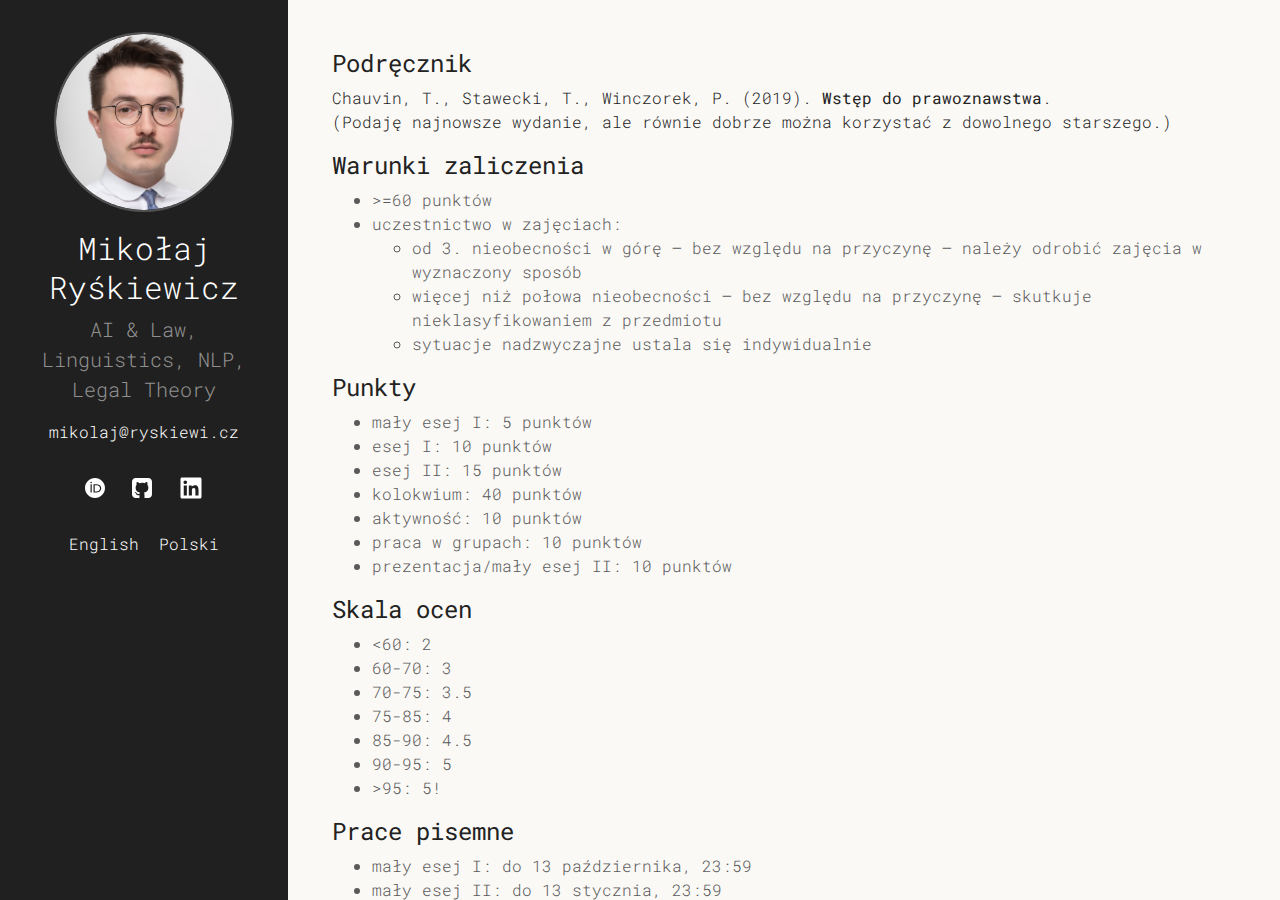
<file: prawoznawstwo/index.html>
<!DOCTYPE html>
<html xmlns="http://www.w3.org/1999/xhtml" xml:lang="en" lang="en">
<head>
    










    







<script defer language="javascript" type="text/javascript" src="/js/bundle.min.91ae35f985ba4ae6473b8defee39551f3ce6ed2769fdfa9b3df93f2eac0da4bc.js"></script>






    
    <meta http-equiv="content-type" content="text/html; charset=utf-8">

    
    <meta name="viewport" content="width=device-width, initial-scale=1.0">

    
    <link rel="icon" href=/favicon-16x16.png>

    
    





  





  
  
  


<!-- Open Graph image and Twitter Card metadata -->

<title itemprop="name">Mikołaj Ryśkiewicz - Prawoznawstwo</title>
<meta property="og:title" content=Mikołaj&#32;Ryśkiewicz&#32;-&#32;Prawoznawstwo />
<meta name="twitter:title" content=Mikołaj&#32;Ryśkiewicz&#32;-&#32;Prawoznawstwo />
<meta itemprop="name" content=Mikołaj&#32;Ryśkiewicz&#32;-&#32;Prawoznawstwo />
<meta name="application-name" content=Mikołaj&#32;Ryśkiewicz&#32;-&#32;Prawoznawstwo />
<meta property="og:site_name" content="Mikołaj Ryśkiewicz" />


<meta name="description" content="" />
<meta itemprop="description" content="" />
<meta property="og:description" content="" />
<meta name="twitter:description" content="" />


<base href="/prawoznawstwo/" />
<link rel="canonical" href="/prawoznawstwo/" itemprop="url" />
<meta name="url" content="/prawoznawstwo/" />
<meta name="twitter:url" content="/prawoznawstwo/" />
<meta property="og:url" content="/prawoznawstwo/" />


<meta property="og:updated_time" content="0001-01-01T00:00:00Z" />


<link rel="sitemap" type="application/xml" title="Sitemap" href='/sitemap.xml' />

<meta name="robots" content="index,follow" />
<meta name="googlebot" content="index,follow" />


<meta name="twitter:site" content="" />
<meta name="twitter:creator" content="" />
<meta property="fb:admins" content="" />


<meta name="apple-mobile-web-app-title" content="Mikołaj Ryśkiewicz" />
<meta name="apple-mobile-web-app-capable" content="yes" />
<meta name="apple-mobile-web-app-status-bar-style" content="black" />






<meta name="generator" content="Hugo 0.123.8">


    
    

<link type="text/css" rel="stylesheet" href="/css/bundle.min.d52f20afcc31b59aac59807f348a5497f512c63046164c206842e5adee8fbe36.css">


    
    <style>
    body {
        --sidebar-bg-color: #202020;
        --sidebar-img-border-color: #515151;
        --sidebar-p-color: #909090;
        --sidebar-h1-color: #FFF;
        --sidebar-a-color: #FFF;
        --sidebar-socials-color: #FFF;
        --text-color: #222;
        --bkg-color: #FAF9F6;
        --post-title-color: #303030;
        --list-color: #5A5A5A;
        --link-color: #268BD2;
        --date-color: #515151;
        --table-border-color: #E5E5E5;
        --table-stripe-color: #F9F9F9;
        --code-color: #000;
        --code-background-color: #E5E5E5;
        --code-block-color: #FFF;
        --code-block-background-color: #272822;
        --moon-sun-color: #FFF;
        --moon-sun-background-color: #515151;
    }
    body.dark-theme {
        --text-color: #EEE;
        --bkg-color: #121212;
        --post-title-color: #DBE2E9;
        --list-color: #9D9D9D;
        --link-color: #268BD2;
        --date-color: #9A9A9A;
        --table-border-color: #515151;
        --table-stripe-color: #202020;
        --code-color: #FFF;
        --code-background-color: #515151;
        --code-block-color: #FFF;
        --code-block-background-color: #272822;
    }
    body {
        background-color: var(--bkg-color);
    }
</style>

</head>

    <body class="">
        <div class="wrapper">
            <aside class="sidebar">
    <div class="container sidebar-sticky">
        
        <div class="sidebar-about">
    <h1 class="brand">
        
            <a href="/">
                <img src="/m_ryskiewicz_right_small.png" alt="brand image">
            </a>
        
        
            <a href="/">
                <h1>Mikołaj Ryśkiewicz</h1>
            </a>
        
    </h1>
    <p class="lead">
    AI & Law, Linguistics, NLP, Legal Theory
    </p>
</div>

        <a href="#" id="email-link" class="email">mikolaj@ryskiewi.cz</a>
<script>
document.getElementById('email-link').addEventListener('click', function(event) {
  event.preventDefault();
  const email = 'mikolaj@ryskiewi.cz';
  navigator.clipboard.writeText(email).then(() => {
    const tooltipText = window.location.pathname.includes('/pl/') ? 'Skopiowano!' : 'Copied!';

    const tooltip = document.createElement('span');
    tooltip.textContent = tooltipText;
    tooltip.className = 'tooltip';
    this.appendChild(tooltip);

    setTimeout(() => {
      this.removeChild(tooltip);
    }, 2000);
  });
});
</script>
        <nav>
    <ul class="sidebar-nav">
        
        
        
        
            

            
            
                
                
            
                
                
            
        
        
            

            
            
                
                
            
                
                
            
        

    </ul>
</nav>

        <div style="text-align: center;">
    <ul class="social-list">
    
        <a target="_blank" class="social" title="ORCID" href="https://orcid.org/0000-0001-9628-5001">
            <img src="/orcid.svg" alt="ORCID">
        </a>
    
    
        <a target="_blank" class="social" title="GitHub" href="https://github.com/mryskiewicz">
            <svg xmlns="http://www.w3.org/2000/svg" width="1.2em" height="1.2em" viewBox="-2 -2 24 24">
                <path fill="currentColor" d="M18.88 1.099C18.147.366 17.265 0 16.233 0H3.746C2.714 0 1.832.366 1.099 1.099C.366 1.832 0 2.714 0 3.746v12.487c0 1.032.366 1.914 1.099 2.647c.733.733 1.615 1.099 2.647 1.099H6.66c.19 0 .333-.007.429-.02a.504.504 0 0 0 .286-.169c.095-.1.143-.245.143-.435l-.007-.885c-.004-.564-.006-1.01-.006-1.34l-.3.052c-.19.035-.43.05-.721.046a5.555 5.555 0 0 1-.904-.091a2.026 2.026 0 0 1-.872-.39a1.651 1.651 0 0 1-.572-.8l-.13-.3a3.25 3.25 0 0 0-.41-.663c-.186-.243-.375-.407-.566-.494l-.09-.065a.956.956 0 0 1-.17-.156a.723.723 0 0 1-.117-.182c-.026-.061-.004-.111.065-.15c.07-.04.195-.059.378-.059l.26.04c.173.034.388.138.643.311a2.1 2.1 0 0 1 .631.677c.2.355.44.626.722.813c.282.186.566.28.852.28c.286 0 .533-.022.742-.065a2.59 2.59 0 0 0 .585-.196c.078-.58.29-1.028.637-1.34a8.907 8.907 0 0 1-1.333-.234a5.314 5.314 0 0 1-1.223-.507a3.5 3.5 0 0 1-1.047-.872c-.277-.347-.505-.802-.683-1.365c-.177-.564-.266-1.215-.266-1.952c0-1.049.342-1.942 1.027-2.68c-.32-.788-.29-1.673.091-2.652c.252-.079.625-.02 1.119.175c.494.195.856.362 1.086.5c.23.14.414.257.553.352a9.233 9.233 0 0 1 2.497-.338c.859 0 1.691.113 2.498.338l.494-.312a6.997 6.997 0 0 1 1.197-.572c.46-.174.81-.221 1.054-.143c.39.98.424 1.864.103 2.653c.685.737 1.028 1.63 1.028 2.68c0 .737-.089 1.39-.267 1.957c-.177.568-.407 1.023-.689 1.366a3.65 3.65 0 0 1-1.053.865c-.42.234-.828.403-1.223.507a8.9 8.9 0 0 1-1.333.235c.45.39.676 1.005.676 1.846v3.11c0 .147.021.266.065.357a.36.36 0 0 0 .208.189c.096.034.18.056.254.064c.074.01.18.013.318.013h2.914c1.032 0 1.914-.366 2.647-1.099c.732-.732 1.099-1.615 1.099-2.647V3.746c0-1.032-.367-1.914-1.1-2.647z"/>
            </svg>
        </a>
    
    
    
        <a target="_blank" class="social" title="LinkedIn" href="https://linkedin.com/in/mikolajryskiewicz">
            <svg xmlns="http://www.w3.org/2000/svg" width="1em" height="1.2em" viewBox="0 0 448 512">
                <path fill="currentColor" d="M416 32H31.9C14.3 32 0 46.5 0 64.3v383.4C0 465.5 14.3 480 31.9 480H416c17.6 0 32-14.5 32-32.3V64.3c0-17.8-14.4-32.3-32-32.3zM135.4 416H69V202.2h66.5V416zm-33.2-243c-21.3 0-38.5-17.3-38.5-38.5S80.9 96 102.2 96c21.2 0 38.5 17.3 38.5 38.5c0 21.3-17.2 38.5-38.5 38.5zm282.1 243h-66.4V312c0-24.8-.5-56.7-34.5-56.7c-34.6 0-39.9 27-39.9 54.9V416h-66.4V202.2h63.7v29.2h.9c8.9-16.8 30.6-34.5 62.9-34.5c67.2 0 79.7 44.3 79.7 101.9V416z"/>
            </svg>
        </a>
    
    
    
    
    
    
    
    
    
    
    
    
    
    </ul>
</div>
        <div class="language-selector">
    
    <a href="/en/" class="language-link">English</a>
    <a href="/pl/" class="language-link">Polski</a>
</div>





        
  </div>
</aside>

            <main class="content container">
                <div class="post">
  <h2 id="podręcznik">Podręcznik</h2>
<p>Chauvin, T., Stawecki, T., Winczorek, P. (2019). <strong>Wstęp do prawoznawstwa</strong>.<br>
(Podaję najnowsze wydanie, ale równie dobrze można korzystać z dowolnego starszego.)</p>
<h2 id="warunki-zaliczenia">Warunki zaliczenia</h2>
<ul>
<li>&gt;=60 punktów</li>
<li>uczestnictwo w zajęciach:
<ul>
<li>od 3. nieobecności w górę – bez względu na przyczynę – należy odrobić zajęcia w wyznaczony sposób</li>
<li>więcej niż połowa nieobecności – bez względu na przyczynę – skutkuje nieklasyfikowaniem z przedmiotu</li>
<li>sytuacje nadzwyczajne ustala się indywidualnie</li>
</ul>
</li>
</ul>
<h2 id="punkty">Punkty</h2>
<ul>
<li>mały esej I: 5 punktów</li>
<li>esej I: 10 punktów</li>
<li>esej II: 15 punktów</li>
<li>kolokwium: 40 punktów</li>
<li>aktywność: 10 punktów</li>
<li>praca w grupach: 10 punktów</li>
<li>prezentacja/mały esej II: 10 punktów</li>
</ul>
<h2 id="skala-ocen">Skala ocen</h2>
<ul>
<li>&lt;60: 2</li>
<li>60-70: 3</li>
<li>70-75: 3.5</li>
<li>75-85: 4</li>
<li>85-90: 4.5</li>
<li>90-95: 5</li>
<li>&gt;95: 5!</li>
</ul>
<h2 id="prace-pisemne">Prace pisemne</h2>
<ul>
<li>mały esej I: do 13 października, 23:59</li>
<li>mały esej II: do 13 stycznia, 23:59</li>
<li>esej I: do 11 listopada, 23:59</li>
<li>esej II: 16 grudnia, 23:59</li>
<li>praca w grupach: do 25 listopada, 23:59</li>
</ul>
<p>Formatowanie:</p>
<ul>
<li>czcionka: 12</li>
<li>interlinia: 1.5</li>
<li>marginesy: 2.5 cm</li>
<li>tekst wyjustowany</li>
</ul>
<p>Długość prac:</p>
<ul>
<li>mały esej: 2-3 strony</li>
<li>esej I: 5-6 stron</li>
<li>esej II: 6-8 stron</li>
</ul>
<p>Przekroczenie terminu wysłania pracy pisemnej o każdy dzień (poza niedzielami i świętami) obniża maksymalną liczbę punktów o 10%.</p>
<h2 id="plan-zajęć">Plan zajęć</h2>
<p>Tydzień 1 (2/3 października).<br>
<strong>Zajęcia wprowadzające. Czym jest prawo?</strong><br>
Podręcznik: rozdziały 2-3.</p>
<p>Tydzień 2 (9/10 października).<br>
<strong>Podstawowe koncepcje prawa.</strong><br>
Podręcznik: rozdział 1.<br>
Lektury dodatkowe.</p>
<p>Tydzień 3 (16/17 października).<br>
<strong>Prawo a inne regulatory zachowań. Wprowadzenie do eseju.</strong><br>
Podręcznik: rozdział 4.<br>
Lektury dodatkowe.</p>
<p>Tydzień 4 (23/24 października).<br>
<strong>Sprawiedliwość. Prawo jako zjawisko polityczne.</strong><br>
Podręcznik: rozdziały 5-6.<br>
Lektury dodatkowe.</p>
<p>Tydzień 5 (30/31 października).<br>
<strong>Norma prawna.</strong><br>
Podręcznik: rozdział 8.<br>
Lektury dodatkowe.</p>
<p>Tydzień 6 (6/7 listopada).<br>
<strong>Język prawny. Rodzaje norm i przepisów. Akt normatywny.</strong><br>
Podręcznik: rozdziały 7, 9.<br>
Lektury dodatkowe.</p>
<p>Tydzień 7 (13/14 listopada).<br>
<strong>System prawa.</strong><br>
Podręcznik: rozdział 10.<br>
Lektury dodatkowe.</p>
<p>Tydzień 8 (20/21 listopada).<br>
<strong>Obowiązywanie, funkcje i przestrzeganie prawa.</strong><br>
Podręcznik: rozdział 11-12.<br>
Lektury dodatkowe.</p>
<p>Tydzień 9 (27/28 listopada).<br>
<strong>Tworzenie prawa.</strong><br>
Podręcznik: rozdział 13.<br>
Lektury dodatkowe.</p>
<p>Tydzień 10 (4/5 grudnia).<br>
<strong>Stosowanie prawa.</strong><br>
Podręcznik: rozdział 14.<br>
Lektury dodatkowe.</p>
<p>Tydzień 11 (11/12 grudnia).<br>
<strong>Wykładnia prawa.</strong><br>
Podręcznik: rozdział 15 (§81-86).<br>
Lektury dodatkowe.</p>
<p>Tydzień 12 (18/19 grudnia).<br>
<strong>Rozumowania prawnicze. Stosunki prawne i odpowiedzialność prawna.</strong><br>
Podręcznik: rozdziały 15 (§87), 16-17.<br>
Lektury dodatkowe.</p>
<p>Tydzień 13 (8/9 stycznia).<br>
<strong>Kolokwium.</strong></p>
<p>Tydzień 14 (15/16 stycznia).<br>
<strong>Warsztaty: praca na aktach normatywnych.</strong></p>
<p>Tydzień 15 (22/23 stycznia).<br>
<strong>Powtórzenie.</strong></p>
<h2 id="zerówka">Zerówka</h2>
<p>tbd</p>
<h2 id="poprawa">Poprawa</h2>
<p>W sesji poprawkowej odbędzie się jedno kolokwium poprawkowe dla osób, które nie uzyskały zaliczenia przedmiotu. Próg zaliczenia tego kolokwium będzie uzależniony od liczby punktów, których zabrakło w semestrze.</p>

</div>
            </main>
            
  
    <div class="article-toc ">
    <div class="toc-wrapper">
      <h4 id="contents"></h4>
      <nav id="TableOfContents">
  <ul>
    <li><a href="#podręcznik">Podręcznik</a></li>
    <li><a href="#warunki-zaliczenia">Warunki zaliczenia</a></li>
    <li><a href="#punkty">Punkty</a></li>
    <li><a href="#skala-ocen">Skala ocen</a></li>
    <li><a href="#prace-pisemne">Prace pisemne</a></li>
    <li><a href="#plan-zajęć">Plan zajęć</a></li>
    <li><a href="#zerówka">Zerówka</a></li>
    <li><a href="#poprawa">Poprawa</a></li>
  </ul>
</nav>
    </div>
</div>

  

        </div>
    </body>
</html>
</file>
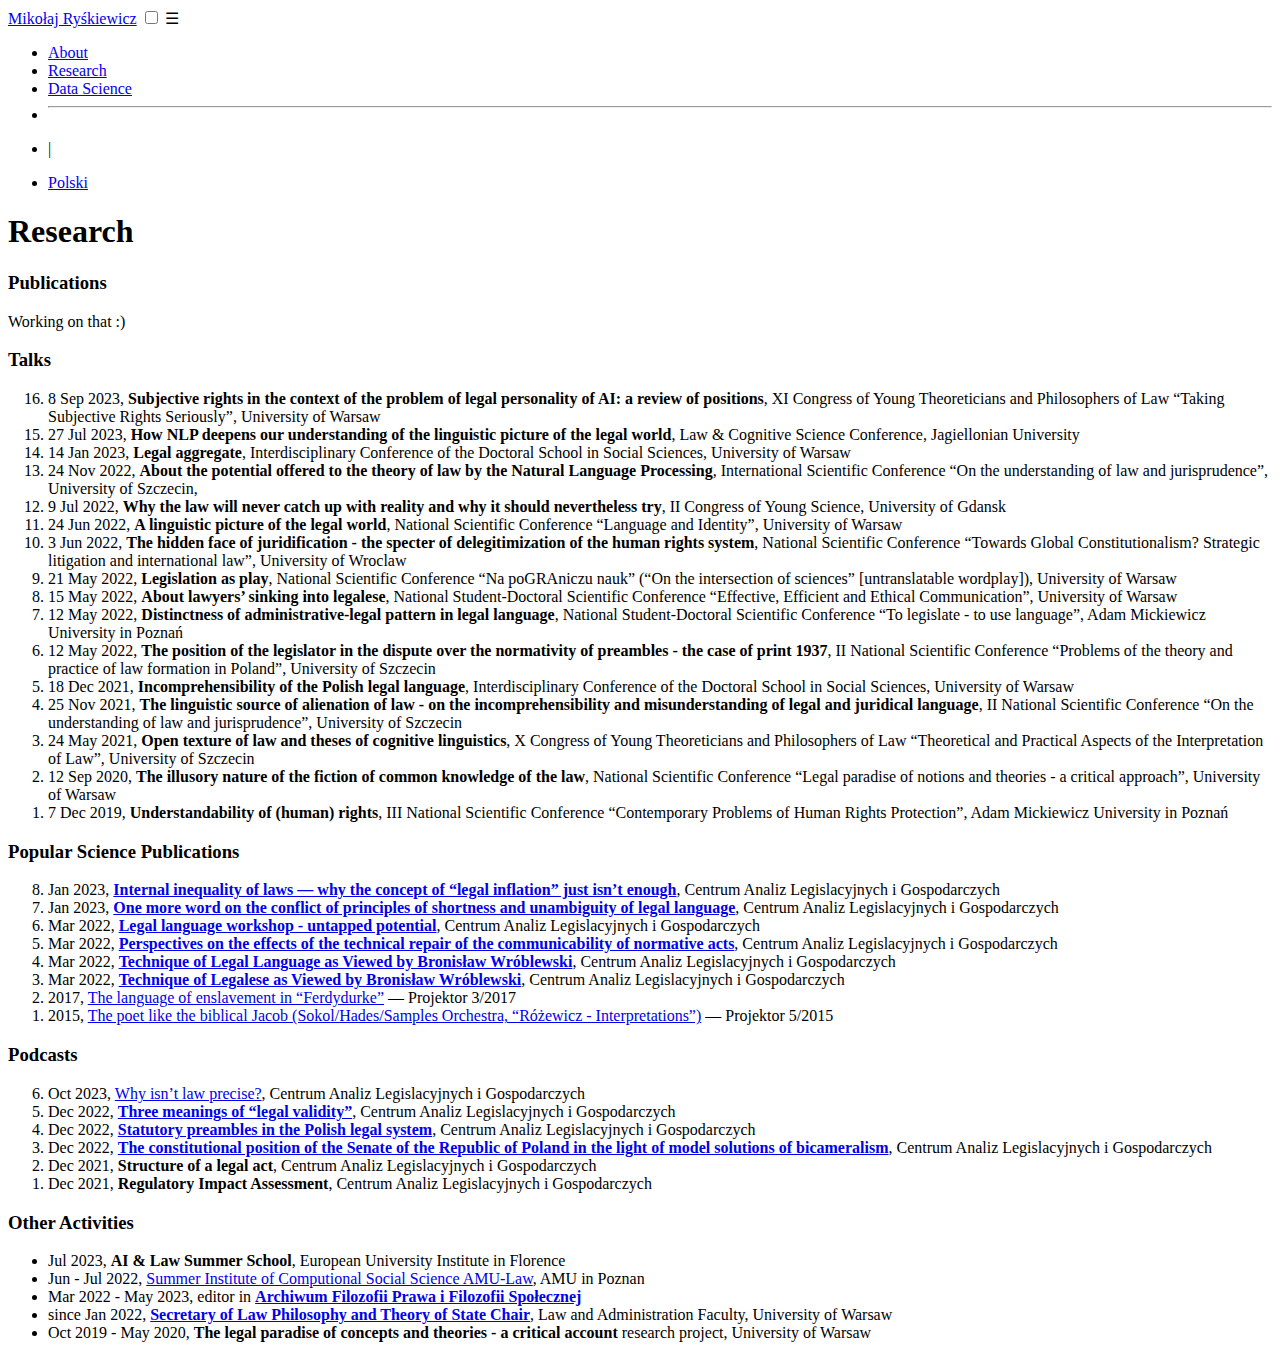
<file: research/index.html>
<!DOCTYPE html>
<html lang="en">

  <head>
    <meta charset="utf-8">
    <meta name="viewport" content="width=device-width, initial-scale=1.0">

    <meta name="author" content="Mikołaj Ryśkiewicz">
    <meta name="description" content="https://ryskiewi.cz">
    <meta name="keywords" content="AI &amp; Law, Data Science, Jurisprudence, Linguistics">

    <meta property="og:site_name" content="Mikołaj Ryśkiewicz">
    <meta property="og:title" content="
  Research - Mikołaj Ryśkiewicz
">
    <meta property="og:description" content="">
    <meta property="og:type" content="website">
    <meta property="og:url" content="https://ryskiewi.cz/research/">
    <meta property="og:image" content="https://ryskiewi.cz">
    <meta name="twitter:card" content="summary">
    <meta name="twitter:site" content="https://ryskiewi.cz/research/">
    <meta name="twitter:image" content="https://ryskiewi.cz">

    <base href="https://ryskiewi.cz/research/">
    <title>
  Research - Mikołaj Ryśkiewicz
</title>

    <link rel="canonical" href="https://ryskiewi.cz/research/">
    
    <link  rel="stylesheet" href="https://fonts.googleapis.com/css?family=Fira+Mono:400,700">
    <link rel="stylesheet" href="/css/normalize.min.css">
    <link rel="stylesheet" href="/css/style.min.css">

    

    

    <link rel="icon" type="image/png" href="/images/favicon-32x32.png" sizes="32x32">
    <link rel="icon" type="image/png" href="/favicon-16x16.png" sizes="16x16">

    
      <link rel="alternate" href="https://ryskiewi.cz/index.xml" type="application/rss+xml" title="Mikołaj Ryśkiewicz">
      <link href="https://ryskiewi.cz/index.xml" rel="feed" type="application/rss+xml" title="Mikołaj Ryśkiewicz" />
    

    <meta name="generator" content="Hugo 0.101.0" />
  </head>

  <body class="">
    <main class="wrapper">
      <head>
  
  

</head>

<nav class="navigation">
  <section class="container">
    <a class="navigation-title" href="/">Mikołaj Ryśkiewicz</a>
    <input type="checkbox" id="menu-control"/>
    <label class="menu-mobile  float-right " for="menu-control">
      <span class="btn-mobile  float-right ">&#9776;</span>
      <ul class="navigation-list">
        
          
            <li class="navigation-item  align-center ">
              <a class="navigation-link" href="https://ryskiewi.cz/about">About</a>
            </li>
          
            <li class="navigation-item  align-center ">
              <a class="navigation-link" href="https://ryskiewi.cz/research">Research</a>
            </li>
          
            <li class="navigation-item  align-center ">
              <a class="navigation-link" href="https://ryskiewi.cz/data_science">Data Science</a>
            </li>
          
        
        
          
          
          
            <li class= " mobile-menu-lang-separator-centered ">
              <hr />
            </li>
          
          
            
          
            
              
                
                  <li class="multilingual-separator">
                    <p>|</p>
                  </li>
                
                
              
              <li class="navigation-item  align-center ">
                <a href="https://ryskiewi.cz/pl/">Polski</a>
              </li>
            
          
        
      </ul>
    </label>
  </section>
</nav>


      <div class="content">
        
  <section class="container page">
  <article>
    <header>
      <h1>Research</h1>
    </header>

    <h3 id="publications">Publications</h3>
<p>Working on that :)</p>
<h3 id="talks">Talks</h3>
<ol reversed="reversed">
<li>8 Sep 2023, <strong>Subjective rights in the context of the problem of legal personality of AI: a review of positions</strong>, XI Congress of Young Theoreticians and Philosophers of Law &ldquo;Taking Subjective Rights Seriously&rdquo;, University of Warsaw</li>
<li>27 Jul 2023, <strong>How NLP deepens our understanding of the linguistic picture of the legal world</strong>, Law &amp; Cognitive Science Conference, Jagiellonian University</li>
<li>14 Jan 2023, <strong>Legal aggregate</strong>, Interdisciplinary Conference of the Doctoral School in Social Sciences, University of Warsaw</li>
<li>24 Nov 2022, <strong>About the potential offered to the theory of law by the Natural Language Processing</strong>, International Scientific Conference &ldquo;On the understanding of law and jurisprudence&rdquo;, University of Szczecin,</li>
<li>9 Jul 2022, <strong>Why the law will never catch up with reality and why it should nevertheless try</strong>, II Congress of Young Science, University of Gdansk</li>
<li>24 Jun 2022, <strong>A linguistic picture of the legal world</strong>, National Scientific Conference &ldquo;Language and Identity&rdquo;, University of Warsaw</li>
<li>3 Jun 2022, <strong>The hidden face of juridification - the specter of delegitimization of the human rights system</strong>, National Scientific Conference &ldquo;Towards Global Constitutionalism? Strategic litigation and international law&rdquo;, University of Wroclaw</li>
<li>21 May 2022, <strong>Legislation as play</strong>, National Scientific Conference &ldquo;Na poGRAniczu nauk&rdquo; (&ldquo;On the intersection of sciences&rdquo; [untranslatable wordplay]), University of Warsaw</li>
<li>15 May 2022, <strong>About lawyers&rsquo; sinking into legalese</strong>, National Student-Doctoral Scientific Conference &ldquo;Effective, Efficient and Ethical Communication&rdquo;, University of Warsaw</li>
<li>12 May 2022, <strong>Distinctness of administrative-legal pattern in legal language</strong>, National Student-Doctoral Scientific Conference &ldquo;To legislate - to use language&rdquo;, Adam Mickiewicz University in Poznań</li>
<li>12 May 2022, <strong>The position of the legislator in the dispute over the normativity of preambles - the case of print 1937</strong>, II National Scientific Conference &ldquo;Problems of the theory and practice of law formation in Poland&rdquo;, University of Szczecin</li>
<li>18 Dec 2021, <strong>Incomprehensibility of the Polish legal language</strong>, Interdisciplinary Conference of the Doctoral School in Social Sciences, University of Warsaw</li>
<li>25 Nov 2021, <strong>The linguistic source of alienation of law - on the incomprehensibility and misunderstanding of legal and juridical language</strong>, II National Scientific Conference &ldquo;On the understanding of law and jurisprudence&rdquo;, University of Szczecin</li>
<li>24 May 2021, <strong>Open texture of law and theses of cognitive linguistics</strong>, X Congress of Young Theoreticians and Philosophers of Law &ldquo;Theoretical and Practical Aspects of the Interpretation of Law&rdquo;, University of Szczecin</li>
<li>12 Sep 2020, <strong>The illusory nature of the fiction of common knowledge of the law</strong>, National Scientific Conference &ldquo;Legal paradise of notions and theories - a critical approach&rdquo;, University of Warsaw</li>
<li>7 Dec 2019, <strong>Understandability of (human) rights</strong>, III National Scientific Conference &ldquo;Contemporary Problems of Human Rights Protection&rdquo;, Adam Mickiewicz University in Poznań</li>
</ol>
<h3 id="popular-science-publications">Popular Science Publications</h3>
<ol reversed="reversed">
<li>Jan 2023, <a href="https://calg.pl/prawo-prawu-nierowne-czyli-dlaczego-sama-koncepcja-inflacji-prawa-niczego-nie-rozwiaze/"><strong>Internal inequality of laws — why the concept of &ldquo;legal inflation&rdquo; just isn&rsquo;t enough</strong></a>, Centrum Analiz Legislacyjnych i Gospodarczych</li>
<li>Jan 2023, <a href="https://calg.pl/jeszcze-slowo-o-sprzecznosci-dyrektyw-zwiezlosci-i-jednoznacznosci-jezyka-prawnego/"><strong>One more word on the conflict of principles of shortness and unambiguity of legal language</strong></a>, Centrum Analiz Legislacyjnych i Gospodarczych</li>
<li>Mar 2022, <a href="https://calg.pl/jezykowy-warsztat-prawniczy-niewykorzystany-potencjal/"><strong>Legal language workshop - untapped potential</strong></a>, Centrum Analiz Legislacyjnych i Gospodarczych</li>
<li>Mar 2022, <a href="https://calg.pl/perspektywy-skutkow-technicznej-naprawy-komunikatywnosci-aktow-normatywnych/"><strong>Perspectives on the effects of the technical repair of the communicability of normative acts</strong></a>, Centrum Analiz Legislacyjnych i Gospodarczych</li>
<li>Mar 2022, <a href="https://calg.pl/technika-jezyka-prawnego-w-ujeciu-bronislawa-wroblewskiego/"><strong>Technique of Legal Language as Viewed by Bronisław Wróblewski</strong></a>, Centrum Analiz Legislacyjnych i Gospodarczych</li>
<li>Mar 2022, <a href="https://calg.pl/technika-jezyka-prawniczego-w-ujeciu-bronislawa-wroblewskiego/"><strong>Technique of Legalese as Viewed by Bronisław Wróblewski</strong></a>, Centrum Analiz Legislacyjnych i Gospodarczych</li>
<li>2017, <a href="http://www.zenit-admin.ogicom.pl/download/Projektor_24/projektor_24_www.pdf">The language of enslavement in &ldquo;Ferdydurke&rdquo;</a> — Projektor 3/2017</li>
<li>2015, <a href="https://projektor-muzyka.blogspot.com/2016/07/poeta-jak-biblijny-jakub-soko-hades.html">The poet like the biblical Jacob (Sokol/Hades/Samples Orchestra, &ldquo;Różewicz - Interpretations&rdquo;)</a> — Projektor 5/2015</li>
</ol>
<h3 id="podcasts">Podcasts</h3>
<ol reversed="reversed">
<li>Oct 2023, <a href="https://youtu.be/eOn2-EjsadE">Why isn&rsquo;t law precise?</a>, Centrum Analiz Legislacyjnych i Gospodarczych</li>
<li>Dec 2022, <a href="https://youtu.be/hfJXY3lWpq4"><strong>Three meanings of &ldquo;legal validity&rdquo;</strong></a>, Centrum Analiz Legislacyjnych i Gospodarczych</li>
<li>Dec 2022, <a href="https://youtu.be/ui6F3vd7WkE"><strong>Statutory preambles in the Polish legal system</strong></a>, Centrum Analiz Legislacyjnych i Gospodarczych</li>
<li>Dec 2022, <a href="https://youtu.be/VMEhYTpmqVQ"><strong>The constitutional position of the Senate of the Republic of Poland in the light of model solutions of bicameralism</strong></a>, Centrum Analiz Legislacyjnych i Gospodarczych</li>
<li>Dec 2021, <strong>Structure of a legal act</strong>, Centrum Analiz Legislacyjnych i Gospodarczych</li>
<li>Dec 2021, <strong>Regulatory Impact Assessment</strong>, Centrum Analiz Legislacyjnych i Gospodarczych</li>
</ol>
<h3 id="other-activities">Other Activities</h3>
<ul>
<li>Jul 2023, <strong>AI &amp; Law Summer School</strong>, European University Institute in Florence</li>
<li>Jun - Jul 2022, <a href="https://prawo.amu.edu.pl/aktualnosci/podsumowanie-szkoly-letniej-poswieconej-metodom-statystycznym-w-naukach-prawnych/">Summer Institute of Computional Social Science AMU-Law</a>, AMU in Poznan</li>
<li>Mar 2022 - May 2023, editor in <a href="https://archiwum.ivr.org.pl/"><strong>Archiwum Filozofii Prawa i Filozofii Społecznej</strong></a></li>
<li>since Jan 2022, <a href="https://www.wpia.uw.edu.pl/pl/instytuty/instytut-nauk-o-panstwie-i-prawie/katedry-inopip/katedra-filozofii-prawa-i-nauki-o-panstwie-inopip"><strong>Secretary of Law Philosophy and Theory of State Chair</strong></a>, Law and Administration Faculty, University of Warsaw</li>
<li>Oct 2019 - May 2020, <strong>The legal paradise of concepts and theories - a critical account</strong> research project, University of Warsaw</li>
</ul>

  </article>
</section>


      </div>
      
    </main>

    

  <script src="/js/app.js"></script>
  
  </body>
</html>
</file>
<file: static/css/style.css>
:root {
  --bg-color: #ffffff;
  --text-color: #1a1a1a;
  --menu-bg: #f5f5f5;
  --accent-color: #ff0000;
  --menu-width: 300px;
}

[data-theme="dark"] {
  --bg-color: #1a1a1a;
  --text-color: #ffffff;
  --menu-bg: #2d2d2d;
}

body {
  font-family: "JetBrains Mono", monospace;
  margin: 0;
  padding: 0;
  background: var(--bg-color);
  color: var(--text-color);
  transition: background-color 0.3s, color 0.3s;
}

.container {
  display: flex;
  min-height: 100vh;
  position: relative;
  padding-right: var(--menu-width);
  max-width: 1500px;
  margin: 0 auto;
}

main {
  flex: 1;
  padding: 3rem;
  max-width: 800px;
  margin: 0 auto;
}

/* Global content styles */
main p,
main ul,
main ol,
main li {
  line-height: 1.2;
}

main h1 {
  margin-bottom: 1rem;
}

main h2 {
  margin-top: 1rem;
  margin-bottom: 1rem;
}

/* Markdown content specific styles */
.markdown-content {
  max-width: 800px;
  margin: 0 auto;
}

/* Lists in employment and education sections */
ol li,
ul li {
  margin: 0.5rem 0;
}

/* Scrollbar styles */
::-webkit-scrollbar {
  width: 12px;
}

::-webkit-scrollbar-track {
  background: transparent;
}

::-webkit-scrollbar-thumb {
  background: var(--text-color);
  border-radius: 6px;
}

::-webkit-scrollbar-thumb:active {
  background: var(--accent-color);
}

.side-menu {
  position: fixed;
  right: 0;
  top: 0;
  width: var(--menu-width);
  height: 100vh;
  background: var(--menu-bg);
  padding: 2rem;
  box-sizing: border-box;
  overflow-y: hidden;
  display: flex;
  flex-direction: column;
}

.profile-photo {
  width: 200px;
  height: 200px;
  border-radius: 50%;
  margin: 0 auto 1rem;
  display: block;
  object-fit: cover;
  transition: transform 0.2s ease;
}

.profile-photo:hover {
  transform: scale(1.1);
}

a:has(.profile-photo):hover {
  background: none;
}

.bio {
  margin-bottom: 2rem;
  line-height: 1.5;
  text-align: center;
}

.menu-section {
  margin: 0.8rem 0;
  text-align: center;
}

.menu-section.social-links,
.menu-section:has(.copyable),
.menu-section:has(.teaching-link) {
  margin: 0;
}

.menu-section.grow {
  flex-grow: 1;
}

.social-links {
  display: flex;
  flex-direction: column;
  align-items: center;
  gap: 0.5rem;
}

.submenu {
  margin: 0.5rem 0;
  display: flex;
  flex-direction: column;
  gap: 0.3rem;
}

.submenu a {
  font-size: 0.9em;
  opacity: 0.8;
  padding-left: 1rem;
}

.submenu a:hover {
  opacity: 1;
}

.social-links > * {
  display: inline-block;
}

.social-links a {
  color: var(--text-color);
  text-decoration: none;
}

.lang-switch {
  text-align: center;
  font-size: 0.9em;
}

.lang-switch a {
  text-decoration: none;
  padding: 0 0.5rem;
}

.theme-switch {
  text-align: center;
}

.theme-switch button {
  background: none;
  border: none;
  font-size: 1.5rem;
  cursor: pointer;
  padding: 0.3rem;
  transition: color 0.2s;
  width: 3rem;
  height: 3rem;
  display: flex;
  align-items: center;
  justify-content: center;
  margin: 0 auto;
}

.theme-switch button:hover {
  color: var(--accent-color);
}

/* Selection style */
::selection {
  background-color: var(--accent-color);
  color: white;
}

/* Link styles */
a,
.copyable {
  color: var(--text-color);
  text-decoration: none;
  transition: background-color 0.2s;
  cursor: pointer;
  padding: 0.1rem 0.3rem;
}

/* Content links (outside menu) */
main a {
  background-color: rgba(255, 0, 0, 0.05);
}

a:hover,
.copyable:hover {
  background-color: var(--accent-color);
  color: white;
}

.copyright {
  font-size: 0.8em;
  opacity: 0.8;
  line-height: 1.4;
}

a:hover,
.copyable:hover {
  background-color: var(--accent-color);
  color: white;
}

.tooltip {
  position: fixed;
  background: var(--menu-bg);
  padding: 0.5rem 1rem;
  border-radius: 4px;
  box-shadow: 0 2px 5px rgba(0, 0, 0, 0.2);
  pointer-events: none;
  opacity: 0;
  transition: opacity 0.2s;
}

.tooltip.visible {
  opacity: 1;
}

/* Language content visibility */
[data-lang],
[data-page] {
  display: none;
}

[data-lang].active,
[data-page].active {
  display: block;
}

.language-notice {
  padding: 2rem;
  background: var(--menu-bg);
  border-radius: 8px;
  text-align: center;
}

.language-notice h2 {
  margin-top: 0;
  color: var(--accent-color);
}

.language-notice p {
  margin: 1rem 0;
  opacity: 0.8;
}

/* Markdown content styles */
.markdown-content {
  max-width: 800px;
  margin: 0 auto;
}

.markdown-content h1,
.markdown-content h2,
.markdown-content h3 {
  margin-top: 2rem;
  margin-bottom: 1rem;
}

.markdown-content h1 {
  font-size: 2rem;
}
.markdown-content h2 {
  font-size: 1.5rem;
}
.markdown-content h3 {
  font-size: 1.17rem;
}

.markdown-content p,
.markdown-content ul,
.markdown-content ol {
  margin: 1rem 0;
  line-height: 1.6;
}

.markdown-content ul,
.markdown-content ol {
  padding-left: 2rem;
}

@media (max-width: 1200px) {
  .container {
    flex-direction: column-reverse;
    padding-right: 0;
  }

  .side-menu {
    position: relative;
    width: 100%;
    height: auto;
    padding: 1rem;
    border-radius: 0;
    display: flex;
    flex-direction: column;
    align-items: center;
    text-align: center;
  }

  main {
    margin: 0 auto;
    padding: 1rem;
  }

  .profile-photo {
    width: 80px;
    height: 80px;
    margin-bottom: 1rem;
  }

  .bio {
    margin-bottom: 1rem;
  }

  .menu-section {
    margin-bottom: 1rem;
    width: 100%;
  }

  .social-links {
    display: flex;
    flex-direction: column;
    align-items: center;
    gap: 0.5rem;
  }

  .social-links a,
  .social-links span {
    margin: 0;
  }
}
</file>
<file: css/bundle.min.d5edd1bb7f534ad70a7510a8d39d4bfc581699acfdf2a969d48a7f20913e79ca.css>
@import "https://fonts.googleapis.com/css2?family=Roboto+Mono:wght@400;500;700&display=swap";*{-webkit-box-sizing:border-box;-moz-box-sizing:border-box;box-sizing:border-box}html,body{margin:0;padding:0}html{font-family:helvetica neue,Helvetica,Arial,sans-serif;font-size:16px;line-height:1.5}@media(min-width:38em){html{font-size:20px}}body{color:#515151;-webkit-text-size-adjust:100%;-ms-text-size-adjust:100%}body a{color:var(--link-color);text-decoration:dotted underline red}body a:hover,body a:focus{background-color:#ff00002c}h1,h2,h3,h4,h5,h6{margin-bottom:.5rem;font-weight:400;line-height:1.25;color:#313131;text-rendering:optimizeLegibility}h1{font-size:2rem}h2{margin-top:1rem;font-size:1.5rem}h3{margin-top:1.5rem;font-size:1.25rem}h4,h5,h6{margin-top:1rem;font-size:1rem}p{margin-top:0;margin-bottom:1rem}strong{color:#303030}ul,ol,dl{margin-top:0;margin-bottom:1rem}dt{font-weight:700}dd{margin-bottom:.5rem}hr{position:relative;margin:1.5rem 0;border:0;border-top:2px solid #ccc;border-bottom:1px solid #fff}abbr{font-size:85%;font-weight:700;color:#555;text-transform:uppercase}abbr[title]{cursor:help;border-bottom:1px dotted #e5e5e5}code,pre{font-family:Menlo,Monaco,courier new,monospace}code{padding:.25em .5em;font-size:85%;color:#bf616a;background-color:#f9f9f9;border-radius:3px}pre{display:block;margin-top:0;margin-bottom:1rem;padding:1rem;font-size:.8rem;line-height:1.4;white-space:pre;white-space:pre-wrap;word-break:break-all;word-wrap:break-word;background-color:#f9f9f9}pre code{padding:0;font-size:100%;color:inherit;background-color:transparent}.highlight{margin-bottom:1rem;border-radius:4px}.highlight pre{margin-bottom:0}blockquote{padding:.5rem 1rem;margin:.8rem 0;color:#7a7a7a;border-left:.25rem solid #e5e5e5}blockquote p:last-child{margin-bottom:0}@media(min-width:30em){blockquote{padding-right:5rem;padding-left:1.25rem}.container{margin-right:auto}}img{display:block;margin:0 0 1rem;border-radius:5px;max-width:100%;height:auto}.lead{font-size:1.25rem;font-weight:300}.message{margin-bottom:1rem;padding:1rem;color:#717171;background-color:#f9f9f9}.container{max-width:38rem;padding-left:1rem;padding-right:1rem}.masthead{padding-top:1rem;padding-bottom:1rem;margin-bottom:3rem}.masthead-title{margin-top:0;margin-bottom:0;color:#505050}.masthead-title a{color:#505050}.masthead-title small{font-size:75%;font-weight:400;color:silver;letter-spacing:0}.page,.post{margin-bottom:4em}.page-title,.post-title,.post-title a{color:#303030}.page-title,.post-title{margin-top:0}.post-date{display:block;margin-top:-.5rem;margin-bottom:1rem;color:#9a9a9a}.related{padding-top:2rem;padding-bottom:2rem;border-top:1px solid #eee}.related-posts{padding-left:0;list-style:none}.related-posts h3{margin-top:0}.related-posts li small{font-size:75%;color:#999}.related-posts li a:hover{color:#0095ff;text-decoration:none}.related-posts li a:hover small{color:inherit}.comments{margin-top:3em}.pagination{overflow:hidden;margin-left:-1rem;margin-right:-1rem;font-family:pt sans,Helvetica,Arial,sans-serif;color:#ccc;text-align:center}.pagination-item{display:block;padding:1rem;border:1px solid #eee}.pagination-item:first-child{margin-bottom:-1px}a.pagination-item:hover{background-color:#f5f5f5}@media(min-width:30em){.pagination{margin:3rem 0}.pagination-item{float:left;width:50%}.pagination-item:first-child{margin-bottom:0;border-top-left-radius:4px;border-bottom-left-radius:4px}.pagination-item:last-child{margin-left:-1px;border-top-right-radius:4px;border-bottom-right-radius:4px}}.copy-success{background:0 0;border:none;background-image:url(/icons/copy_success.svg);width:24px;height:24px;background-size:contain;background-repeat:no-repeat;background-position:50%;position:absolute;top:0;right:0;z-index:10}.copy-button{background:0 0;border:none;width:24px;height:24px;background-image:url(/icons/copy_content.svg);background-size:contain;background-repeat:no-repeat;background-position:50%;position:absolute;top:0;right:0;z-index:10;padding:10px;cursor:pointer;transition:opacity .3s ease}.copy-button:hover{opacity:.8}.copy-button:active{transform:scale(.95);opacity:.7}.code-container{position:relative;display:inline-block;width:100%}.hll{background-color:#ffc}.c{color:#999}.err{color:#a00;background-color:#faa}.k{color:#069}.o{color:#555}.cm{color:#09f;font-style:italic}.cp{color:#099}.c1{color:#999}.cs{color:#999}.gd{background-color:#fcc;border:1px solid #c00}.ge{font-style:italic}.gr{color:red}.gh{color:#030}.gi{background-color:#cfc;border:1px solid #0c0}.go{color:#aaa}.gp{color:#009}.gs{}.gu{color:#030}.gt{color:#9c6}.kc{color:#069}.kd{color:#069}.kn{color:#069}.kp{color:#069}.kr{color:#069}.kt{color:#078}.m{color:#f60}.s{color:#d44950}.na{color:#4f9fcf}.nb{color:#366}.nc{color:#0a8}.no{color:#360}.nd{color:#99f}.ni{color:#999}.ne{color:#c00}.nf{color:#c0f}.nl{color:#99f}.nn{color:#0cf}.nt{color:#2f6f9f}.nv{color:#033}.ow{color:#000}.w{color:#bbb}.mf{color:#f60}.mh{color:#f60}.mi{color:#f60}.mo{color:#f60}.sb{color:#c30}.sc{color:#c30}.sd{color:#c30;font-style:italic}.s2{color:#c30}.se{color:#c30}.sh{color:#c30}.si{color:#a00}.sx{color:#c30}.sr{color:#3aa}.s1{color:#c30}.ss{color:#fc3}.bp{color:#366}.vc{color:#033}.vg{color:#033}.vi{color:#033}.il{color:#f60}.css .o,.css .o+.nt,.css .nt+.nt{color:#999}html{font-family:fira sans,sans-serif;font-weight:300}@media(min-width:48em){html{font-size:16px}}@media(min-width:58em){html{font-size:20px}}pre{tab-size:4}.sidebar{text-align:center;padding:2rem 1rem;color:rgba(255,255,255,.5);flex-shrink:0}@media(min-width:48em){.sidebar{top:0;left:0;bottom:0;width:18rem;text-align:left;overflow-y:auto;scrollbar-width:thin;scrollbar-color:#464646 auto}::-webkit-scrollbar{width:7px}::-webkit-scrollbar-track{background:0 0;border-radius:10px}::-webkit-scrollbar-thumb{background-color:#464646;border-radius:10px}::-webkit-scrollbar-thumb:hover{background-color:#969696}}.sidebar a,li{color:var(--sidebar-a-color)}.sidebar-about{text-align:center;color:var(--sidebar-p-color)}.sidebar-about h1{color:var(--sidebar-h1-color);margin-top:0;font-weight:300;font-size:1.5em;font-family:abril fatface,serif}.sidebar-nav{margin-top:2rem;margin-bottom:2rem;padding-left:0;list-style:none}.subnav{list-style:none;padding-left:0}.sidebar-nav-item{display:block}a.sidebar-nav-item:hover,a.sidebar-nav-item:focus{text-decoration:underline}.sidebar-nav-item.active{font-weight:700}@media(min-width:48em){.sidebar-sticky{top:1rem;width:16rem}}.content{padding-top:2rem;padding-bottom:2rem}@media(min-width:48em){.content{max-width:38rem;margin-left:2rem;margin-right:1.75rem}}@media(min-width:64em){.content{max-width:44rem;margin-left:2rem;margin-right:1.75rem}}.footnote{font-size:.7em;margin-top:.5rem;color:var(--sidebar-p-color)}.go{color:#444}.badge{display:inline;vertical-align:bottom}.badges{float:right}.brand{font-size:4em;margin-bottom:0;text-decoration:none}@media(min-width:48em){.content{max-width:100%;margin-left:1.75rem;margin-right:2rem}}@media(min-width:64em){.content{max-width:100%;margin-left:1.75rem;margin-right:2rem}}.theme-base-08 .sidebar{background-color:#ac4142}.theme-base-08 .content a,.theme-base-08 .related-posts li a:hover{color:#ac4142}.theme-base-09 .sidebar{background-color:#d28445}.theme-base-09 .content a,.theme-base-09 .related-posts li a:hover{color:#d28445}.theme-base-0a .sidebar{background-color:#f4bf75}.theme-base-0a .content a,.theme-base-0a .related-posts li a:hover{color:#f4bf75}.theme-base-0b .sidebar{background-color:#90a959}.theme-base-0b .content a,.theme-base-0b .related-posts li a:hover{color:#90a959}.theme-base-0c .sidebar{background-color:#75b5aa}.theme-base-0c .content a,.theme-base-0c .related-posts li a:hover{color:#75b5aa}.theme-base-0d .sidebar{background-color:#6a9fb5}.theme-base-0d .content a,.theme-base-0d .related-posts li a:hover{color:#6a9fb5}.theme-base-0e .sidebar{background-color:#aa759f}.theme-base-0e .content a,.theme-base-0e .related-posts li a:hover{color:#aa759f}.theme-base-0f .sidebar{background-color:#8f5536}.theme-base-0f .content a,.theme-base-0f .related-posts li a:hover{color:#8f5536}body.layout-reverse .container.content{direction:rtl}body.layout-reverse .wrapper{justify-content:flex-end;flex-direction:row-reverse}.sub-heading{color:var(--sidebar-p-color)}@media(min-width:48em){.bullet{margin-left:1em;text-decoration-line:underline;text-decoration-style:dotted;text-decoration-thickness:1%}.sub-heading{margin-left:1em}.btn-light-dark svg{margin:auto;width:20px;height:20px;color:#000}.container.content{overflow-y:auto;padding-right:2rem;flex-grow:1}}@media(max-width:48em){body>.wrapper,body.layout-reverse .wrapper{flex-direction:column}body{overflow:auto!important;height:auto!important}.heading{font-weight:400}.entries{padding-left:0}.btn-light-dark svg{margin:auto;width:20px;height:20px;color:#000}}h1,h2,h3,h4,h5,strong{color:var(--text-color)}.content div,p,table{color:var(--text-color)}.page-title,.post-title,.post-title a{color:var(--post-title-color)}.content li,li>p{color:var(--list-color)}.content code{color:var(--code-color);background-color:var(--code-background-color)!important}.content a code{color:var(--link-color)}.content pre{color:var(--code-block-color);background-color:var(--code-block-background-color)!important}.content pre code{color:var(--code-block-color);background-color:transparent!important}.btn-light-dark .moon{color:var(--moon-sun-color)}.btn-light-dark .sun{color:var(--moon-sun-color)}.btn-light-dark{padding:0;margin:1em;border-radius:50%;border:none;cursor:pointer;text-align:center;width:40px;height:40px;background-color:var(--moon-sun-background-color)}body{overflow:hidden;height:100vh}body>.wrapper{display:flex;height:100%}.container.content{overflow-y:auto;flex-grow:1}.layout-reverse .container.content{padding-right:0;padding-left:2rem}.container.content::-webkit-scrollbar{width:3px}.container.content::-webkit-scrollbar-thumb{border-radius:1.5px}.container.content::-webkit-scrollbar-track{margin:5.5em 0}.sidebar{background-color:var(--sidebar-bg-color)}.lead{text-align:center;color:var(--sidebar-p-color)}.sidebar-about img{margin-left:auto;margin-right:auto;text-align:center;border:2px solid var(--sidebar-img-border-color);border-radius:50%;height:180px;width:180px;transition:transform .3s}.sidebar-about img:hover{transform:scale(1.1)}.social{margin-right:.5em;text-decoration:none!important;color:var(--sidebar-socials-color)!important}.heading{margin-top:1em}.post-date{display:inline-block;color:var(--date-color)}.info span{display:inline-block}.info ul{display:inline-block;float:right}.info ul li{margin-left:.5em}.headline{display:flex;justify-content:space-between;align-items:center;align-content:center}.reading-time{color:gray;font-style:italic}.newsletters .help-block-for-success{display:none;margin:.25rem 1rem .25rem 0;text-align:center;color:green}.newsletters .help-block-for-error{display:none;margin:.25rem 1rem .25rem 0;text-align:center;color:#de0928}.newsletters .help-block-show{display:block}.newsletters form{display:flex;align-content:center;justify-content:center;flex-flow:row wrap}.newsletters .email-subscription-form-hide{display:none}.newsletters label{margin:.25rem 1rem .25rem 0;text-align:center}.newsletters input{margin:.25rem 1rem .25rem 0;font-size:.75rem;padding:.25rem .5rem;border:1px solid var(--text-color);border-radius:.25rem}.newsletters input:focus-visible{outline:none}.newsletters button{background-color:transparent;color:var(--text-color);padding:.25rem .5rem;border-radius:.25rem;border:1px solid var(--text-color);font-family:inherit;font-size:.85rem;cursor:pointer;margin:.25rem 0}.tags{padding-left:0}.tags li{display:inline;text-decoration:none}.tags li a{color:var(--table-stripe-color);display:inline-block;padding:0 .7em;text-align:center;font-size:.7em;background-color:var(--list-color);border-radius:.2em}table{margin-bottom:1rem;width:100%;border:1px solid var(--table-border-color);border-collapse:collapse}td,th{padding:.25rem .5rem;border:1px solid var(--table-border-color)}tbody tr:nth-child(odd) td,tbody tr:nth-child(odd) th{background-color:var(--table-stripe-color)}.entries li{display:flex}.entries li .title{order:1}.entries li .published{order:3}.entries li::after{background-image:radial-gradient(circle,currentcolor 1px,transparent 1.5px);background-position:bottom;background-size:1ex 3.5px;background-repeat:space no-repeat;content:"";flex-grow:1;height:1.1em;order:2}.article-toc{display:none;font-size:.9em;width:20em;margin-top:5em;overflow-y:auto;line-height:1.4em;max-height:85%}.article-toc .toc-wrapper{position:fixed}.article-toc nav{margin-left:1em}.article-toc h4{margin-left:0}.article-toc ul{margin-bottom:0;padding:0}.article-toc li{list-style:none;margin-left:20px;margin-top:2px}.article-toc li a{color:var(--text-color);text-decoration:none}.article-toc li.active{font-weight:700}.article-toc li.inactive{font-weight:300}@media screen and (min-width:100em){.article-toc{display:block}}.next-post{text-align:right;float:right}.previous-post{float:left}.content pre code{white-space:pre}div.highlight pre{overflow-x:auto}#page-nav{text-align:center}#page-nav a{margin:0 .2em}#page-nav span{margin:0 .2em}.next{float:right;display:inline}.prev{float:left;display:inline}.current{color:var(--text-color)}@font-face{font-family:fira sans;font-style:normal;font-weight:300;src:local(''),url(/fonts/fira-sans-v16-latin-300.woff2)format('woff2'),url(/fonts/fira-sans-v16-latin-300.woff)format('woff')}@font-face{font-family:fira sans;font-style:italic;font-weight:300;src:local(''),url(/fonts/fira-sans-v16-latin-300italic.woff2)format('woff2'),url(/fonts/fira-sans-v16-latin-300italic.woff)format('woff')}@font-face{font-family:fira sans;font-style:normal;font-weight:400;src:local(''),url(/fonts/fira-sans-v16-latin-regular.woff2)format('woff2'),url(/fonts/fira-sans-v16-latin-regular.woff)format('woff')}@font-face{font-family:fira sans;font-style:italic;font-weight:400;src:local(''),url(/fonts/fira-sans-v16-latin-italic.woff2)format('woff2'),url(/fonts/fira-sans-v16-latin-italic.woff)format('woff')}@font-face{font-family:pt sans;font-style:normal;font-weight:400;src:local(''),url(/fonts/pt-sans-v17-latin-regular.woff2)format('woff2'),url(/fonts/pt-sans-v17-latin-regular.woff)format('woff')}@font-face{font-family:pt sans;font-style:italic;font-weight:400;src:local(''),url(/fonts/pt-sans-v17-latin-italic.woff2)format('woff2'),url(/fonts/pt-sans-v17-latin-italic.woff)format('woff')}@font-face{font-family:pt sans;font-style:normal;font-weight:700;src:local(''),url(/fonts/pt-sans-v17-latin-700.woff2)format('woff2'),url(/fonts/pt-sans-v17-latin-700.woff)format('woff')}@font-face{font-family:pt sans;font-style:italic;font-weight:700;src:local(''),url(/fonts/pt-sans-v17-latin-700italic.woff2)format('woff2'),url(/fonts/pt-sans-v17-latin-700italic.woff)format('woff')}@font-face{font-family:abril fatface;font-style:normal;font-weight:400;src:local(''),url(/fonts/abril-fatface-v19-latin-regular.woff2)format('woff2'),url(/fonts/abril-fatface-v19-latin-regular.woff)format('woff')}@font-face{font-family:KaTeX_AMS;font-style:normal;font-weight:400;src:url(fonts/KaTeX_AMS-Regular.woff2)format("woff2"),url(fonts/KaTeX_AMS-Regular.woff)format("woff"),url(fonts/KaTeX_AMS-Regular.ttf)format("truetype")}@font-face{font-family:KaTeX_Caligraphic;font-style:normal;font-weight:700;src:url(fonts/KaTeX_Caligraphic-Bold.woff2)format("woff2"),url(fonts/KaTeX_Caligraphic-Bold.woff)format("woff"),url(fonts/KaTeX_Caligraphic-Bold.ttf)format("truetype")}@font-face{font-family:KaTeX_Caligraphic;font-style:normal;font-weight:400;src:url(fonts/KaTeX_Caligraphic-Regular.woff2)format("woff2"),url(fonts/KaTeX_Caligraphic-Regular.woff)format("woff"),url(fonts/KaTeX_Caligraphic-Regular.ttf)format("truetype")}@font-face{font-family:KaTeX_Fraktur;font-style:normal;font-weight:700;src:url(fonts/KaTeX_Fraktur-Bold.woff2)format("woff2"),url(fonts/KaTeX_Fraktur-Bold.woff)format("woff"),url(fonts/KaTeX_Fraktur-Bold.ttf)format("truetype")}@font-face{font-family:KaTeX_Fraktur;font-style:normal;font-weight:400;src:url(fonts/KaTeX_Fraktur-Regular.woff2)format("woff2"),url(fonts/KaTeX_Fraktur-Regular.woff)format("woff"),url(fonts/KaTeX_Fraktur-Regular.ttf)format("truetype")}@font-face{font-family:KaTeX_Main;font-style:normal;font-weight:700;src:url(fonts/KaTeX_Main-Bold.woff2)format("woff2"),url(fonts/KaTeX_Main-Bold.woff)format("woff"),url(fonts/KaTeX_Main-Bold.ttf)format("truetype")}@font-face{font-family:KaTeX_Main;font-style:italic;font-weight:700;src:url(fonts/KaTeX_Main-BoldItalic.woff2)format("woff2"),url(fonts/KaTeX_Main-BoldItalic.woff)format("woff"),url(fonts/KaTeX_Main-BoldItalic.ttf)format("truetype")}@font-face{font-family:KaTeX_Main;font-style:italic;font-weight:400;src:url(fonts/KaTeX_Main-Italic.woff2)format("woff2"),url(fonts/KaTeX_Main-Italic.woff)format("woff"),url(fonts/KaTeX_Main-Italic.ttf)format("truetype")}@font-face{font-family:KaTeX_Main;font-style:normal;font-weight:400;src:url(fonts/KaTeX_Main-Regular.woff2)format("woff2"),url(fonts/KaTeX_Main-Regular.woff)format("woff"),url(fonts/KaTeX_Main-Regular.ttf)format("truetype")}@font-face{font-family:KaTeX_Math;font-style:italic;font-weight:700;src:url(fonts/KaTeX_Math-BoldItalic.woff2)format("woff2"),url(fonts/KaTeX_Math-BoldItalic.woff)format("woff"),url(fonts/KaTeX_Math-BoldItalic.ttf)format("truetype")}@font-face{font-family:KaTeX_Math;font-style:italic;font-weight:400;src:url(fonts/KaTeX_Math-Italic.woff2)format("woff2"),url(fonts/KaTeX_Math-Italic.woff)format("woff"),url(fonts/KaTeX_Math-Italic.ttf)format("truetype")}@font-face{font-family:katex_sansserif;font-style:normal;font-weight:700;src:url(fonts/KaTeX_SansSerif-Bold.woff2)format("woff2"),url(fonts/KaTeX_SansSerif-Bold.woff)format("woff"),url(fonts/KaTeX_SansSerif-Bold.ttf)format("truetype")}@font-face{font-family:katex_sansserif;font-style:italic;font-weight:400;src:url(fonts/KaTeX_SansSerif-Italic.woff2)format("woff2"),url(fonts/KaTeX_SansSerif-Italic.woff)format("woff"),url(fonts/KaTeX_SansSerif-Italic.ttf)format("truetype")}@font-face{font-family:katex_sansserif;font-style:normal;font-weight:400;src:url(fonts/KaTeX_SansSerif-Regular.woff2)format("woff2"),url(fonts/KaTeX_SansSerif-Regular.woff)format("woff"),url(fonts/KaTeX_SansSerif-Regular.ttf)format("truetype")}@font-face{font-family:KaTeX_Script;font-style:normal;font-weight:400;src:url(fonts/KaTeX_Script-Regular.woff2)format("woff2"),url(fonts/KaTeX_Script-Regular.woff)format("woff"),url(fonts/KaTeX_Script-Regular.ttf)format("truetype")}@font-face{font-family:KaTeX_Size1;font-style:normal;font-weight:400;src:url(fonts/KaTeX_Size1-Regular.woff2)format("woff2"),url(fonts/KaTeX_Size1-Regular.woff)format("woff"),url(fonts/KaTeX_Size1-Regular.ttf)format("truetype")}@font-face{font-family:KaTeX_Size2;font-style:normal;font-weight:400;src:url(fonts/KaTeX_Size2-Regular.woff2)format("woff2"),url(fonts/KaTeX_Size2-Regular.woff)format("woff"),url(fonts/KaTeX_Size2-Regular.ttf)format("truetype")}@font-face{font-family:KaTeX_Size3;font-style:normal;font-weight:400;src:url(fonts/KaTeX_Size3-Regular.woff2)format("woff2"),url(fonts/KaTeX_Size3-Regular.woff)format("woff"),url(fonts/KaTeX_Size3-Regular.ttf)format("truetype")}@font-face{font-family:KaTeX_Size4;font-style:normal;font-weight:400;src:url(fonts/KaTeX_Size4-Regular.woff2)format("woff2"),url(fonts/KaTeX_Size4-Regular.woff)format("woff"),url(fonts/KaTeX_Size4-Regular.ttf)format("truetype")}@font-face{font-family:KaTeX_Typewriter;font-style:normal;font-weight:400;src:url(fonts/KaTeX_Typewriter-Regular.woff2)format("woff2"),url(fonts/KaTeX_Typewriter-Regular.woff)format("woff"),url(fonts/KaTeX_Typewriter-Regular.ttf)format("truetype")}.katex{text-rendering:auto;font:1.21em KaTeX_Main,Times New Roman,serif;line-height:1.2;text-indent:0}.katex *{-ms-high-contrast-adjust:none!important;border-color:initial}.katex .katex-version:after{content:"0.16.3"}.katex .katex-mathml{clip:rect(1px,1px,1px,1px);border:0;height:1px;overflow:hidden;padding:0;position:absolute;width:1px}.katex .katex-html>.newline{display:block}.katex .base{position:relative;white-space:nowrap;width:-webkit-min-content;width:-moz-min-content;width:min-content}.katex .base,.katex .strut{display:inline-block}.katex .textbf{font-weight:700}.katex .textit{font-style:italic}.katex .textrm{font-family:KaTeX_Main}.katex .textsf{font-family:KaTeX_SansSerif}.katex .texttt{font-family:KaTeX_Typewriter}.katex .mathnormal{font-family:KaTeX_Math;font-style:italic}.katex .mathit{font-family:KaTeX_Main;font-style:italic}.katex .mathrm{font-style:normal}.katex .mathbf{font-family:KaTeX_Main;font-weight:700}.katex .boldsymbol{font-family:KaTeX_Math;font-style:italic;font-weight:700}.katex .amsrm,.katex .mathbb,.katex .textbb{font-family:KaTeX_AMS}.katex .mathcal{font-family:KaTeX_Caligraphic}.katex .mathfrak,.katex .textfrak{font-family:KaTeX_Fraktur}.katex .mathtt{font-family:KaTeX_Typewriter}.katex .mathscr,.katex .textscr{font-family:KaTeX_Script}.katex .mathsf,.katex .textsf{font-family:KaTeX_SansSerif}.katex .mathboldsf,.katex .textboldsf{font-family:KaTeX_SansSerif;font-weight:700}.katex .mathitsf,.katex .textitsf{font-family:KaTeX_SansSerif;font-style:italic}.katex .mainrm{font-family:KaTeX_Main;font-style:normal}.katex .vlist-t{border-collapse:collapse;display:inline-table;table-layout:fixed}.katex .vlist-r{display:table-row}.katex .vlist{display:table-cell;position:relative;vertical-align:bottom}.katex .vlist>span{display:block;height:0;position:relative}.katex .vlist>span>span{display:inline-block}.katex .vlist>span>.pstrut{overflow:hidden;width:0}.katex .vlist-t2{margin-right:-2px}.katex .vlist-s{display:table-cell;font-size:1px;min-width:2px;vertical-align:bottom;width:2px}.katex .vbox{align-items:baseline;display:inline-flex;flex-direction:column}.katex .hbox{width:100%}.katex .hbox,.katex .thinbox{display:inline-flex;flex-direction:row}.katex .thinbox{max-width:0;width:0}.katex .msupsub{text-align:left}.katex .mfrac>span>span{text-align:center}.katex .mfrac .frac-line{border-bottom-style:solid;display:inline-block;width:100%}.katex .hdashline,.katex .hline,.katex .mfrac .frac-line,.katex .overline .overline-line,.katex .rule,.katex .underline .underline-line{min-height:1px}.katex .mspace{display:inline-block}.katex .clap,.katex .llap,.katex .rlap{position:relative;width:0}.katex .clap>.inner,.katex .llap>.inner,.katex .rlap>.inner{position:absolute}.katex .clap>.fix,.katex .llap>.fix,.katex .rlap>.fix{display:inline-block}.katex .llap>.inner{right:0}.katex .clap>.inner,.katex .rlap>.inner{left:0}.katex .clap>.inner>span{margin-left:-50%;margin-right:50%}.katex .rule{border:0 solid;display:inline-block;position:relative}.katex .hline,.katex .overline .overline-line,.katex .underline .underline-line{border-bottom-style:solid;display:inline-block;width:100%}.katex .hdashline{border-bottom-style:dashed;display:inline-block;width:100%}.katex .sqrt>.root{margin-left:.27777778em;margin-right:-.55555556em}.katex .fontsize-ensurer.reset-size1.size1,.katex .sizing.reset-size1.size1{font-size:1em}.katex .fontsize-ensurer.reset-size1.size2,.katex .sizing.reset-size1.size2{font-size:1.2em}.katex .fontsize-ensurer.reset-size1.size3,.katex .sizing.reset-size1.size3{font-size:1.4em}.katex .fontsize-ensurer.reset-size1.size4,.katex .sizing.reset-size1.size4{font-size:1.6em}.katex .fontsize-ensurer.reset-size1.size5,.katex .sizing.reset-size1.size5{font-size:1.8em}.katex .fontsize-ensurer.reset-size1.size6,.katex .sizing.reset-size1.size6{font-size:2em}.katex .fontsize-ensurer.reset-size1.size7,.katex .sizing.reset-size1.size7{font-size:2.4em}.katex .fontsize-ensurer.reset-size1.size8,.katex .sizing.reset-size1.size8{font-size:2.88em}.katex .fontsize-ensurer.reset-size1.size9,.katex .sizing.reset-size1.size9{font-size:3.456em}.katex .fontsize-ensurer.reset-size1.size10,.katex .sizing.reset-size1.size10{font-size:4.148em}.katex .fontsize-ensurer.reset-size1.size11,.katex .sizing.reset-size1.size11{font-size:4.976em}.katex .fontsize-ensurer.reset-size2.size1,.katex .sizing.reset-size2.size1{font-size:.83333333em}.katex .fontsize-ensurer.reset-size2.size2,.katex .sizing.reset-size2.size2{font-size:1em}.katex .fontsize-ensurer.reset-size2.size3,.katex .sizing.reset-size2.size3{font-size:1.16666667em}.katex .fontsize-ensurer.reset-size2.size4,.katex .sizing.reset-size2.size4{font-size:1.33333333em}.katex .fontsize-ensurer.reset-size2.size5,.katex .sizing.reset-size2.size5{font-size:1.5em}.katex .fontsize-ensurer.reset-size2.size6,.katex .sizing.reset-size2.size6{font-size:1.66666667em}.katex .fontsize-ensurer.reset-size2.size7,.katex .sizing.reset-size2.size7{font-size:2em}.katex .fontsize-ensurer.reset-size2.size8,.katex .sizing.reset-size2.size8{font-size:2.4em}.katex .fontsize-ensurer.reset-size2.size9,.katex .sizing.reset-size2.size9{font-size:2.88em}.katex .fontsize-ensurer.reset-size2.size10,.katex .sizing.reset-size2.size10{font-size:3.45666667em}.katex .fontsize-ensurer.reset-size2.size11,.katex .sizing.reset-size2.size11{font-size:4.14666667em}.katex .fontsize-ensurer.reset-size3.size1,.katex .sizing.reset-size3.size1{font-size:.71428571em}.katex .fontsize-ensurer.reset-size3.size2,.katex .sizing.reset-size3.size2{font-size:.85714286em}.katex .fontsize-ensurer.reset-size3.size3,.katex .sizing.reset-size3.size3{font-size:1em}.katex .fontsize-ensurer.reset-size3.size4,.katex .sizing.reset-size3.size4{font-size:1.14285714em}.katex .fontsize-ensurer.reset-size3.size5,.katex .sizing.reset-size3.size5{font-size:1.28571429em}.katex .fontsize-ensurer.reset-size3.size6,.katex .sizing.reset-size3.size6{font-size:1.42857143em}.katex .fontsize-ensurer.reset-size3.size7,.katex .sizing.reset-size3.size7{font-size:1.71428571em}.katex .fontsize-ensurer.reset-size3.size8,.katex .sizing.reset-size3.size8{font-size:2.05714286em}.katex .fontsize-ensurer.reset-size3.size9,.katex .sizing.reset-size3.size9{font-size:2.46857143em}.katex .fontsize-ensurer.reset-size3.size10,.katex .sizing.reset-size3.size10{font-size:2.96285714em}.katex .fontsize-ensurer.reset-size3.size11,.katex .sizing.reset-size3.size11{font-size:3.55428571em}.katex .fontsize-ensurer.reset-size4.size1,.katex .sizing.reset-size4.size1{font-size:.625em}.katex .fontsize-ensurer.reset-size4.size2,.katex .sizing.reset-size4.size2{font-size:.75em}.katex .fontsize-ensurer.reset-size4.size3,.katex .sizing.reset-size4.size3{font-size:.875em}.katex .fontsize-ensurer.reset-size4.size4,.katex .sizing.reset-size4.size4{font-size:1em}.katex .fontsize-ensurer.reset-size4.size5,.katex .sizing.reset-size4.size5{font-size:1.125em}.katex .fontsize-ensurer.reset-size4.size6,.katex .sizing.reset-size4.size6{font-size:1.25em}.katex .fontsize-ensurer.reset-size4.size7,.katex .sizing.reset-size4.size7{font-size:1.5em}.katex .fontsize-ensurer.reset-size4.size8,.katex .sizing.reset-size4.size8{font-size:1.8em}.katex .fontsize-ensurer.reset-size4.size9,.katex .sizing.reset-size4.size9{font-size:2.16em}.katex .fontsize-ensurer.reset-size4.size10,.katex .sizing.reset-size4.size10{font-size:2.5925em}.katex .fontsize-ensurer.reset-size4.size11,.katex .sizing.reset-size4.size11{font-size:3.11em}.katex .fontsize-ensurer.reset-size5.size1,.katex .sizing.reset-size5.size1{font-size:.55555556em}.katex .fontsize-ensurer.reset-size5.size2,.katex .sizing.reset-size5.size2{font-size:.66666667em}.katex .fontsize-ensurer.reset-size5.size3,.katex .sizing.reset-size5.size3{font-size:.77777778em}.katex .fontsize-ensurer.reset-size5.size4,.katex .sizing.reset-size5.size4{font-size:.88888889em}.katex .fontsize-ensurer.reset-size5.size5,.katex .sizing.reset-size5.size5{font-size:1em}.katex .fontsize-ensurer.reset-size5.size6,.katex .sizing.reset-size5.size6{font-size:1.11111111em}.katex .fontsize-ensurer.reset-size5.size7,.katex .sizing.reset-size5.size7{font-size:1.33333333em}.katex .fontsize-ensurer.reset-size5.size8,.katex .sizing.reset-size5.size8{font-size:1.6em}.katex .fontsize-ensurer.reset-size5.size9,.katex .sizing.reset-size5.size9{font-size:1.92em}.katex .fontsize-ensurer.reset-size5.size10,.katex .sizing.reset-size5.size10{font-size:2.30444444em}.katex .fontsize-ensurer.reset-size5.size11,.katex .sizing.reset-size5.size11{font-size:2.76444444em}.katex .fontsize-ensurer.reset-size6.size1,.katex .sizing.reset-size6.size1{font-size:.5em}.katex .fontsize-ensurer.reset-size6.size2,.katex .sizing.reset-size6.size2{font-size:.6em}.katex .fontsize-ensurer.reset-size6.size3,.katex .sizing.reset-size6.size3{font-size:.7em}.katex .fontsize-ensurer.reset-size6.size4,.katex .sizing.reset-size6.size4{font-size:.8em}.katex .fontsize-ensurer.reset-size6.size5,.katex .sizing.reset-size6.size5{font-size:.9em}.katex .fontsize-ensurer.reset-size6.size6,.katex .sizing.reset-size6.size6{font-size:1em}.katex .fontsize-ensurer.reset-size6.size7,.katex .sizing.reset-size6.size7{font-size:1.2em}.katex .fontsize-ensurer.reset-size6.size8,.katex .sizing.reset-size6.size8{font-size:1.44em}.katex .fontsize-ensurer.reset-size6.size9,.katex .sizing.reset-size6.size9{font-size:1.728em}.katex .fontsize-ensurer.reset-size6.size10,.katex .sizing.reset-size6.size10{font-size:2.074em}.katex .fontsize-ensurer.reset-size6.size11,.katex .sizing.reset-size6.size11{font-size:2.488em}.katex .fontsize-ensurer.reset-size7.size1,.katex .sizing.reset-size7.size1{font-size:.41666667em}.katex .fontsize-ensurer.reset-size7.size2,.katex .sizing.reset-size7.size2{font-size:.5em}.katex .fontsize-ensurer.reset-size7.size3,.katex .sizing.reset-size7.size3{font-size:.58333333em}.katex .fontsize-ensurer.reset-size7.size4,.katex .sizing.reset-size7.size4{font-size:.66666667em}.katex .fontsize-ensurer.reset-size7.size5,.katex .sizing.reset-size7.size5{font-size:.75em}.katex .fontsize-ensurer.reset-size7.size6,.katex .sizing.reset-size7.size6{font-size:.83333333em}.katex .fontsize-ensurer.reset-size7.size7,.katex .sizing.reset-size7.size7{font-size:1em}.katex .fontsize-ensurer.reset-size7.size8,.katex .sizing.reset-size7.size8{font-size:1.2em}.katex .fontsize-ensurer.reset-size7.size9,.katex .sizing.reset-size7.size9{font-size:1.44em}.katex .fontsize-ensurer.reset-size7.size10,.katex .sizing.reset-size7.size10{font-size:1.72833333em}.katex .fontsize-ensurer.reset-size7.size11,.katex .sizing.reset-size7.size11{font-size:2.07333333em}.katex .fontsize-ensurer.reset-size8.size1,.katex .sizing.reset-size8.size1{font-size:.34722222em}.katex .fontsize-ensurer.reset-size8.size2,.katex .sizing.reset-size8.size2{font-size:.41666667em}.katex .fontsize-ensurer.reset-size8.size3,.katex .sizing.reset-size8.size3{font-size:.48611111em}.katex .fontsize-ensurer.reset-size8.size4,.katex .sizing.reset-size8.size4{font-size:.55555556em}.katex .fontsize-ensurer.reset-size8.size5,.katex .sizing.reset-size8.size5{font-size:.625em}.katex .fontsize-ensurer.reset-size8.size6,.katex .sizing.reset-size8.size6{font-size:.69444444em}.katex .fontsize-ensurer.reset-size8.size7,.katex .sizing.reset-size8.size7{font-size:.83333333em}.katex .fontsize-ensurer.reset-size8.size8,.katex .sizing.reset-size8.size8{font-size:1em}.katex .fontsize-ensurer.reset-size8.size9,.katex .sizing.reset-size8.size9{font-size:1.2em}.katex .fontsize-ensurer.reset-size8.size10,.katex .sizing.reset-size8.size10{font-size:1.44027778em}.katex .fontsize-ensurer.reset-size8.size11,.katex .sizing.reset-size8.size11{font-size:1.72777778em}.katex .fontsize-ensurer.reset-size9.size1,.katex .sizing.reset-size9.size1{font-size:.28935185em}.katex .fontsize-ensurer.reset-size9.size2,.katex .sizing.reset-size9.size2{font-size:.34722222em}.katex .fontsize-ensurer.reset-size9.size3,.katex .sizing.reset-size9.size3{font-size:.40509259em}.katex .fontsize-ensurer.reset-size9.size4,.katex .sizing.reset-size9.size4{font-size:.46296296em}.katex .fontsize-ensurer.reset-size9.size5,.katex .sizing.reset-size9.size5{font-size:.52083333em}.katex .fontsize-ensurer.reset-size9.size6,.katex .sizing.reset-size9.size6{font-size:.5787037em}.katex .fontsize-ensurer.reset-size9.size7,.katex .sizing.reset-size9.size7{font-size:.69444444em}.katex .fontsize-ensurer.reset-size9.size8,.katex .sizing.reset-size9.size8{font-size:.83333333em}.katex .fontsize-ensurer.reset-size9.size9,.katex .sizing.reset-size9.size9{font-size:1em}.katex .fontsize-ensurer.reset-size9.size10,.katex .sizing.reset-size9.size10{font-size:1.20023148em}.katex .fontsize-ensurer.reset-size9.size11,.katex .sizing.reset-size9.size11{font-size:1.43981481em}.katex .fontsize-ensurer.reset-size10.size1,.katex .sizing.reset-size10.size1{font-size:.24108004em}.katex .fontsize-ensurer.reset-size10.size2,.katex .sizing.reset-size10.size2{font-size:.28929605em}.katex .fontsize-ensurer.reset-size10.size3,.katex .sizing.reset-size10.size3{font-size:.33751205em}.katex .fontsize-ensurer.reset-size10.size4,.katex .sizing.reset-size10.size4{font-size:.38572806em}.katex .fontsize-ensurer.reset-size10.size5,.katex .sizing.reset-size10.size5{font-size:.43394407em}.katex .fontsize-ensurer.reset-size10.size6,.katex .sizing.reset-size10.size6{font-size:.48216008em}.katex .fontsize-ensurer.reset-size10.size7,.katex .sizing.reset-size10.size7{font-size:.57859209em}.katex .fontsize-ensurer.reset-size10.size8,.katex .sizing.reset-size10.size8{font-size:.69431051em}.katex .fontsize-ensurer.reset-size10.size9,.katex .sizing.reset-size10.size9{font-size:.83317261em}.katex .fontsize-ensurer.reset-size10.size10,.katex .sizing.reset-size10.size10{font-size:1em}.katex .fontsize-ensurer.reset-size10.size11,.katex .sizing.reset-size10.size11{font-size:1.19961427em}.katex .fontsize-ensurer.reset-size11.size1,.katex .sizing.reset-size11.size1{font-size:.20096463em}.katex .fontsize-ensurer.reset-size11.size2,.katex .sizing.reset-size11.size2{font-size:.24115756em}.katex .fontsize-ensurer.reset-size11.size3,.katex .sizing.reset-size11.size3{font-size:.28135048em}.katex .fontsize-ensurer.reset-size11.size4,.katex .sizing.reset-size11.size4{font-size:.32154341em}.katex .fontsize-ensurer.reset-size11.size5,.katex .sizing.reset-size11.size5{font-size:.36173633em}.katex .fontsize-ensurer.reset-size11.size6,.katex .sizing.reset-size11.size6{font-size:.40192926em}.katex .fontsize-ensurer.reset-size11.size7,.katex .sizing.reset-size11.size7{font-size:.48231511em}.katex .fontsize-ensurer.reset-size11.size8,.katex .sizing.reset-size11.size8{font-size:.57877814em}.katex .fontsize-ensurer.reset-size11.size9,.katex .sizing.reset-size11.size9{font-size:.69453376em}.katex .fontsize-ensurer.reset-size11.size10,.katex .sizing.reset-size11.size10{font-size:.83360129em}.katex .fontsize-ensurer.reset-size11.size11,.katex .sizing.reset-size11.size11{font-size:1em}.katex .delimsizing.size1{font-family:KaTeX_Size1}.katex .delimsizing.size2{font-family:KaTeX_Size2}.katex .delimsizing.size3{font-family:KaTeX_Size3}.katex .delimsizing.size4{font-family:KaTeX_Size4}.katex .delimsizing.mult .delim-size1>span{font-family:KaTeX_Size1}.katex .delimsizing.mult .delim-size4>span{font-family:KaTeX_Size4}.katex .nulldelimiter{display:inline-block;width:.12em}.katex .delimcenter,.katex .op-symbol{position:relative}.katex .op-symbol.small-op{font-family:KaTeX_Size1}.katex .op-symbol.large-op{font-family:KaTeX_Size2}.katex .accent>.vlist-t,.katex .op-limits>.vlist-t{text-align:center}.katex .accent .accent-body{position:relative}.katex .accent .accent-body:not(.accent-full){width:0}.katex .overlay{display:block}.katex .mtable .vertical-separator{display:inline-block;min-width:1px}.katex .mtable .arraycolsep{display:inline-block}.katex .mtable .col-align-c>.vlist-t{text-align:center}.katex .mtable .col-align-l>.vlist-t{text-align:left}.katex .mtable .col-align-r>.vlist-t{text-align:right}.katex .svg-align{text-align:left}.katex svg{fill:currentColor;stroke:currentColor;fill-rule:nonzero;fill-opacity:1;stroke-width:1;stroke-linecap:butt;stroke-linejoin:miter;stroke-miterlimit:4;stroke-dasharray:none;stroke-dashoffset:0;stroke-opacity:1;display:block;height:inherit;position:absolute;width:100%}.katex svg path{stroke:none}.katex img{border-style:none;max-height:none;max-width:none;min-height:0;min-width:0}.katex .stretchy{display:block;overflow:hidden;position:relative;width:100%}.katex .stretchy:after,.katex .stretchy:before{content:""}.katex .hide-tail{overflow:hidden;position:relative;width:100%}.katex .halfarrow-left{left:0;overflow:hidden;position:absolute;width:50.2%}.katex .halfarrow-right{overflow:hidden;position:absolute;right:0;width:50.2%}.katex .brace-left{left:0;overflow:hidden;position:absolute;width:25.1%}.katex .brace-center{left:25%;overflow:hidden;position:absolute;width:50%}.katex .brace-right{overflow:hidden;position:absolute;right:0;width:25.1%}.katex .x-arrow-pad{padding:0 .5em}.katex .cd-arrow-pad{padding:0 .55556em 0 .27778em}.katex .mover,.katex .munder,.katex .x-arrow{text-align:center}.katex .boxpad{padding:0 .3em}.katex .fbox,.katex .fcolorbox{border:.04em solid;box-sizing:border-box}.katex .cancel-pad{padding:0 .2em}.katex .cancel-lap{margin-left:-.2em;margin-right:-.2em}.katex .sout{border-bottom-style:solid;border-bottom-width:.08em}.katex .angl{border-right:.049em solid;border-top:.049em solid;box-sizing:border-box;margin-right:.03889em}.katex .anglpad{padding:0 .03889em}.katex .eqn-num:before{content:"(" counter(katexEqnNo)")";counter-increment:katexEqnNo}.katex .mml-eqn-num:before{content:"(" counter(mmlEqnNo)")";counter-increment:mmlEqnNo}.katex .mtr-glue{width:50%}.katex .cd-vert-arrow{display:inline-block;position:relative}.katex .cd-label-left{display:inline-block;position:absolute;right:calc(50% + .3em);text-align:left}.katex .cd-label-right{display:inline-block;left:calc(50% + .3em);position:absolute;text-align:right}.katex-display{display:block;margin:1em 0;text-align:center}.katex-display>.katex{display:block;text-align:center;white-space:nowrap}.katex-display>.katex>.katex-html{display:block;position:relative}.katex-display>.katex>.katex-html>.tag{position:absolute;right:0}.katex-display.leqno>.katex>.katex-html>.tag{left:0;right:auto}.katex-display.fleqn>.katex{padding-left:2em;text-align:left}body{counter-reset:katexEqnNo mmlEqnNo}.tabs{overflow:hidden;border-bottom:1px solid var(--text-color)}@media(min-width:48em){.tabs button{font-family:Menlo,Monaco,courier new,monospace;font-size:.8em;background-color:var(--bkg-color);color:var(--text-color);float:left;border-top:1px solid var(--text-color);border-right:1px solid var(--text-color);border-bottom:none;border-left:1px solid var(--text-color);border-radius:5px 5px 0 0;margin:0 .2em 0 0;outline:none;cursor:pointer;padding:.5em 1em;transition:.3s}}@media(max-width:48em){.tabs button{font-family:Menlo,Monaco,courier new,monospace;font-size:.8em;background-color:var(--bkg-color);color:var(--text-color);float:left;border-top:1px solid var(--text-color);border-right:1px solid var(--text-color);border-bottom:none;border-left:1px solid var(--text-color);border-radius:5px 5px 0 0;margin:0 .2em 0 0;outline:none;cursor:pointer;padding:.7em 1.3em;transition:.3s}}.tabs button:hover{background-color:#ddd;color:var(--dark-gray)}.tabs button.active{background-color:#ccc;color:#000}.tabcontent{display:none;padding-top:.2em}@import "https://fonts.googleapis.com/css2?family=Roboto+Mono:ital,wght@0,100..700;1,100..700&display=swap";.sidebar-about h1{font-size:1.4em;font-family:roboto mono,serif}.brand a{text-decoration:none}.sidebar-nav{text-align:center}.sidebar-nav a{text-decoration:none}.social-list{list-style:none;display:flex;justify-content:center;padding:0}.social-list .social{display:inline-block;vertical-align:middle;margin:0 5px}.social-list .social:not(:last-child){margin-right:20px}.social-list .social svg{width:1.5em;height:1.5em}.social img{height:1.5em;width:auto;fill:#fff}.social{transition:transform .3s}.social:hover{background:0 0;transform:scale(1.2)}.social-list li{margin:0}.social-icon{height:30px;width:auto;fill:#fff}html,body{font-family:roboto mono,monospace;scroll-behavior:smooth;font-size:1em}ol.zero-by-two{counter-reset:zero-by-two -2;list-style:none;padding:0}ol.zero-by-two li{counter-increment:zero-by-two 2}ol.zero-by-two li::before{content:counter(zero-by-two)".";display:inline-flex;justify-content:right;margin-left:1em;margin-right:.25em;width:1em}.language-selector{display:flex;justify-content:center;align-items:center;list-style:none;padding:0;margin:0}.language-link{margin:0 10px;text-decoration:none}.language-dot{padding:0 5px;font-size:larger;justify-content:center}.email{display:block;text-align:center;position:relative;outline:none;background-color:transparent;text-decoration:none}#email-link:focus{outline:none;background-color:transparent;box-shadow:none}.tooltip{content:'Skopiowano!';position:absolute;top:20px;left:50%;transform:translateX(-50%);background-color:#000;color:#fff;padding:5px 10px;border-radius:6px;font-size:12px;z-index:1000}
</file>
<file: css/bundle.min.d52f20afcc31b59aac59807f348a5497f512c63046164c206842e5adee8fbe36.css>
@import "https://fonts.googleapis.com/css2?family=Roboto+Mono:wght@400;500;700&display=swap";*{-webkit-box-sizing:border-box;-moz-box-sizing:border-box;box-sizing:border-box}html,body{margin:0;padding:0}html{font-family:helvetica neue,Helvetica,Arial,sans-serif;font-size:16px;line-height:1.5}@media(min-width:38em){html{font-size:20px}}body{color:#515151;-webkit-text-size-adjust:100%;-ms-text-size-adjust:100%}a{color:var(--link-color);text-decoration:dotted underline red}a:hover,a:focus{background-color:#ff00002c}h1,h2,h3,h4,h5,h6{margin-bottom:.5rem;font-weight:400;line-height:1.25;color:#313131;text-rendering:optimizeLegibility}h1{font-size:2rem}h2{margin-top:1rem;font-size:1.5rem}h3{margin-top:1.5rem;font-size:1.25rem}h4,h5,h6{margin-top:1rem;font-size:1rem}p{margin-top:0;margin-bottom:1rem}strong{color:#303030}ul,ol,dl{margin-top:0;margin-bottom:1rem}dt{font-weight:700}dd{margin-bottom:.5rem}hr{position:relative;margin:1.5rem 0;border:0;border-top:2px solid #ccc;border-bottom:1px solid #fff}abbr{font-size:85%;font-weight:700;color:#555;text-transform:uppercase}abbr[title]{cursor:help;border-bottom:1px dotted #e5e5e5}code,pre{font-family:Menlo,Monaco,courier new,monospace}code{padding:.25em .5em;font-size:85%;color:#bf616a;background-color:#f9f9f9;border-radius:3px}pre{display:block;margin-top:0;margin-bottom:1rem;padding:1rem;font-size:.8rem;line-height:1.4;white-space:pre;white-space:pre-wrap;word-break:break-all;word-wrap:break-word;background-color:#f9f9f9}pre code{padding:0;font-size:100%;color:inherit;background-color:transparent}.highlight{margin-bottom:1rem;border-radius:4px}.highlight pre{margin-bottom:0}blockquote{padding:.5rem 1rem;margin:.8rem 0;color:#7a7a7a;border-left:.25rem solid #e5e5e5}blockquote p:last-child{margin-bottom:0}@media(min-width:30em){blockquote{padding-right:5rem;padding-left:1.25rem}.container{margin-right:auto}}img{display:block;margin:0 0 1rem;border-radius:5px;max-width:100%;height:auto}.lead{font-size:1.25rem;font-weight:300}.message{margin-bottom:1rem;padding:1rem;color:#717171;background-color:#f9f9f9}.container{max-width:38rem;padding-left:1rem;padding-right:1rem}.masthead{padding-top:1rem;padding-bottom:1rem;margin-bottom:3rem}.masthead-title{margin-top:0;margin-bottom:0;color:#505050}.masthead-title a{color:#505050}.masthead-title small{font-size:75%;font-weight:400;color:silver;letter-spacing:0}.page,.post{margin-bottom:4em}.page-title,.post-title,.post-title a{color:#303030}.page-title,.post-title{margin-top:0}.post-date{display:block;margin-top:-.5rem;margin-bottom:1rem;color:#9a9a9a}.related{padding-top:2rem;padding-bottom:2rem;border-top:1px solid #eee}.related-posts{padding-left:0;list-style:none}.related-posts h3{margin-top:0}.related-posts li small{font-size:75%;color:#999}.related-posts li a:hover{color:#0095ff;text-decoration:none}.related-posts li a:hover small{color:inherit}.comments{margin-top:3em}.pagination{overflow:hidden;margin-left:-1rem;margin-right:-1rem;font-family:pt sans,Helvetica,Arial,sans-serif;color:#ccc;text-align:center}.pagination-item{display:block;padding:1rem;border:1px solid #eee}.pagination-item:first-child{margin-bottom:-1px}a.pagination-item:hover{background-color:#f5f5f5}@media(min-width:30em){.pagination{margin:3rem 0}.pagination-item{float:left;width:50%}.pagination-item:first-child{margin-bottom:0;border-top-left-radius:4px;border-bottom-left-radius:4px}.pagination-item:last-child{margin-left:-1px;border-top-right-radius:4px;border-bottom-right-radius:4px}}.copy-success{background:0 0;border:none;background-image:url(/icons/copy_success.svg);width:24px;height:24px;background-size:contain;background-repeat:no-repeat;background-position:50%;position:absolute;top:0;right:0;z-index:10}.copy-button{background:0 0;border:none;width:24px;height:24px;background-image:url(/icons/copy_content.svg);background-size:contain;background-repeat:no-repeat;background-position:50%;position:absolute;top:0;right:0;z-index:10;padding:10px;cursor:pointer;transition:opacity .3s ease}.copy-button:hover{opacity:.8}.copy-button:active{transform:scale(.95);opacity:.7}.code-container{position:relative;display:inline-block;width:100%}.hll{background-color:#ffc}.c{color:#999}.err{color:#a00;background-color:#faa}.k{color:#069}.o{color:#555}.cm{color:#09f;font-style:italic}.cp{color:#099}.c1{color:#999}.cs{color:#999}.gd{background-color:#fcc;border:1px solid #c00}.ge{font-style:italic}.gr{color:red}.gh{color:#030}.gi{background-color:#cfc;border:1px solid #0c0}.go{color:#aaa}.gp{color:#009}.gs{}.gu{color:#030}.gt{color:#9c6}.kc{color:#069}.kd{color:#069}.kn{color:#069}.kp{color:#069}.kr{color:#069}.kt{color:#078}.m{color:#f60}.s{color:#d44950}.na{color:#4f9fcf}.nb{color:#366}.nc{color:#0a8}.no{color:#360}.nd{color:#99f}.ni{color:#999}.ne{color:#c00}.nf{color:#c0f}.nl{color:#99f}.nn{color:#0cf}.nt{color:#2f6f9f}.nv{color:#033}.ow{color:#000}.w{color:#bbb}.mf{color:#f60}.mh{color:#f60}.mi{color:#f60}.mo{color:#f60}.sb{color:#c30}.sc{color:#c30}.sd{color:#c30;font-style:italic}.s2{color:#c30}.se{color:#c30}.sh{color:#c30}.si{color:#a00}.sx{color:#c30}.sr{color:#3aa}.s1{color:#c30}.ss{color:#fc3}.bp{color:#366}.vc{color:#033}.vg{color:#033}.vi{color:#033}.il{color:#f60}.css .o,.css .o+.nt,.css .nt+.nt{color:#999}html{font-family:fira sans,sans-serif;font-weight:300}@media(min-width:48em){html{font-size:16px}}@media(min-width:58em){html{font-size:20px}}pre{tab-size:4}.sidebar{text-align:center;padding:2rem 1rem;color:rgba(255,255,255,.5);flex-shrink:0}@media(min-width:48em){.sidebar{top:0;left:0;bottom:0;width:18rem;text-align:left;overflow-y:auto;scrollbar-width:thin;scrollbar-color:#464646 auto}::-webkit-scrollbar{width:7px}::-webkit-scrollbar-track{background:0 0;border-radius:10px}::-webkit-scrollbar-thumb{background-color:#464646;border-radius:10px}::-webkit-scrollbar-thumb:hover{background-color:#969696}}.sidebar a,li{color:var(--sidebar-a-color)}.sidebar-about{text-align:center;color:var(--sidebar-p-color)}.sidebar-about h1{color:var(--sidebar-h1-color);margin-top:0;font-weight:300;font-size:1.5em;font-family:abril fatface,serif}.sidebar-nav{margin-top:2rem;margin-bottom:2rem;padding-left:0;list-style:none}.subnav{list-style:none;padding-left:0}.sidebar-nav-item{display:block}a.sidebar-nav-item:hover,a.sidebar-nav-item:focus{text-decoration:underline}.sidebar-nav-item.active{font-weight:700}@media(min-width:48em){.sidebar-sticky{top:1rem;width:16rem}}.content{padding-top:2rem;padding-bottom:2rem}@media(min-width:48em){.content{max-width:38rem;margin-left:2rem;margin-right:1.75rem}}@media(min-width:64em){.content{max-width:44rem;margin-left:2rem;margin-right:1.75rem}}.footnote{font-size:.7em;margin-top:.5rem;color:var(--sidebar-p-color)}.go{color:#444}.badge{display:inline;vertical-align:bottom}.badges{float:right}.brand{font-size:4em;margin-bottom:0;text-decoration:none}@media(min-width:48em){.content{max-width:100%;margin-left:1.75rem;margin-right:2rem}}@media(min-width:64em){.content{max-width:100%;margin-left:1.75rem;margin-right:2rem}}.theme-base-08 .sidebar{background-color:#ac4142}.theme-base-08 .content a,.theme-base-08 .related-posts li a:hover{color:#ac4142}.theme-base-09 .sidebar{background-color:#d28445}.theme-base-09 .content a,.theme-base-09 .related-posts li a:hover{color:#d28445}.theme-base-0a .sidebar{background-color:#f4bf75}.theme-base-0a .content a,.theme-base-0a .related-posts li a:hover{color:#f4bf75}.theme-base-0b .sidebar{background-color:#90a959}.theme-base-0b .content a,.theme-base-0b .related-posts li a:hover{color:#90a959}.theme-base-0c .sidebar{background-color:#75b5aa}.theme-base-0c .content a,.theme-base-0c .related-posts li a:hover{color:#75b5aa}.theme-base-0d .sidebar{background-color:#6a9fb5}.theme-base-0d .content a,.theme-base-0d .related-posts li a:hover{color:#6a9fb5}.theme-base-0e .sidebar{background-color:#aa759f}.theme-base-0e .content a,.theme-base-0e .related-posts li a:hover{color:#aa759f}.theme-base-0f .sidebar{background-color:#8f5536}.theme-base-0f .content a,.theme-base-0f .related-posts li a:hover{color:#8f5536}body.layout-reverse .container.content{direction:rtl}body.layout-reverse .wrapper{justify-content:flex-end;flex-direction:row-reverse}.sub-heading{color:var(--sidebar-p-color)}@media(min-width:48em){.bullet{margin-left:1em;text-decoration-line:underline;text-decoration-style:dotted;text-decoration-thickness:1%}.sub-heading{margin-left:1em}.btn-light-dark svg{margin:auto;width:20px;height:20px;color:#000}.container.content{overflow-y:auto;padding-right:2rem;flex-grow:1}}@media(max-width:48em){body>.wrapper,body.layout-reverse .wrapper{flex-direction:column}body{overflow:auto!important;height:auto!important}.heading{font-weight:400}.entries{padding-left:0}.btn-light-dark svg{margin:auto;width:20px;height:20px;color:#000}}h1,h2,h3,h4,h5,strong{color:var(--text-color)}.content div,p,table{color:var(--text-color)}.page-title,.post-title,.post-title a{color:var(--post-title-color)}.content li,li>p{color:var(--list-color)}.content code{color:var(--code-color);background-color:var(--code-background-color)!important}.content a code{color:var(--link-color)}.content pre{color:var(--code-block-color);background-color:var(--code-block-background-color)!important}.content pre code{color:var(--code-block-color);background-color:transparent!important}.btn-light-dark .moon{color:var(--moon-sun-color)}.btn-light-dark .sun{color:var(--moon-sun-color)}.btn-light-dark{padding:0;margin:1em;border-radius:50%;border:none;cursor:pointer;text-align:center;width:40px;height:40px;background-color:var(--moon-sun-background-color)}body{overflow:hidden;height:100vh}body>.wrapper{display:flex;height:100%}.container.content{overflow-y:auto;flex-grow:1}.layout-reverse .container.content{padding-right:0;padding-left:2rem}.container.content::-webkit-scrollbar{width:3px}.container.content::-webkit-scrollbar-thumb{border-radius:1.5px}.container.content::-webkit-scrollbar-track{margin:5.5em 0}.sidebar{background-color:var(--sidebar-bg-color)}.lead{text-align:center;color:var(--sidebar-p-color)}.sidebar-about img{margin-left:auto;margin-right:auto;text-align:center;border:2px solid var(--sidebar-img-border-color);border-radius:50%;height:180px;width:180px;transition:transform .3s}.sidebar-about img:hover{transform:scale(1.1)}.social{margin-right:.5em;text-decoration:none!important;color:var(--sidebar-socials-color)!important}.heading{margin-top:1em}.post-date{display:inline-block;color:var(--date-color)}.info span{display:inline-block}.info ul{display:inline-block;float:right}.info ul li{margin-left:.5em}.headline{display:flex;justify-content:space-between;align-items:center;align-content:center}.reading-time{color:gray;font-style:italic}.newsletters .help-block-for-success{display:none;margin:.25rem 1rem .25rem 0;text-align:center;color:green}.newsletters .help-block-for-error{display:none;margin:.25rem 1rem .25rem 0;text-align:center;color:#de0928}.newsletters .help-block-show{display:block}.newsletters form{display:flex;align-content:center;justify-content:center;flex-flow:row wrap}.newsletters .email-subscription-form-hide{display:none}.newsletters label{margin:.25rem 1rem .25rem 0;text-align:center}.newsletters input{margin:.25rem 1rem .25rem 0;font-size:.75rem;padding:.25rem .5rem;border:1px solid var(--text-color);border-radius:.25rem}.newsletters input:focus-visible{outline:none}.newsletters button{background-color:transparent;color:var(--text-color);padding:.25rem .5rem;border-radius:.25rem;border:1px solid var(--text-color);font-family:inherit;font-size:.85rem;cursor:pointer;margin:.25rem 0}.tags{padding-left:0}.tags li{display:inline;text-decoration:none}.tags li a{color:var(--table-stripe-color);display:inline-block;padding:0 .7em;text-align:center;font-size:.7em;background-color:var(--list-color);border-radius:.2em}table{margin-bottom:1rem;width:100%;border:1px solid var(--table-border-color);border-collapse:collapse}td,th{padding:.25rem .5rem;border:1px solid var(--table-border-color)}tbody tr:nth-child(odd) td,tbody tr:nth-child(odd) th{background-color:var(--table-stripe-color)}.entries li{display:flex}.entries li .title{order:1}.entries li .published{order:3}.entries li::after{background-image:radial-gradient(circle,currentcolor 1px,transparent 1.5px);background-position:bottom;background-size:1ex 3.5px;background-repeat:space no-repeat;content:"";flex-grow:1;height:1.1em;order:2}.article-toc{display:none;font-size:.9em;width:20em;margin-top:5em;overflow-y:auto;line-height:1.4em;max-height:85%}.article-toc .toc-wrapper{position:fixed}.article-toc nav{margin-left:1em}.article-toc h4{margin-left:0}.article-toc ul{margin-bottom:0;padding:0}.article-toc li{list-style:none;margin-left:20px;margin-top:2px}.article-toc li a{color:var(--text-color);text-decoration:none}.article-toc li.active{font-weight:700}.article-toc li.inactive{font-weight:300}@media screen and (min-width:100em){.article-toc{display:block}}.next-post{text-align:right;float:right}.previous-post{float:left}.content pre code{white-space:pre}div.highlight pre{overflow-x:auto}#page-nav{text-align:center}#page-nav a{margin:0 .2em}#page-nav span{margin:0 .2em}.next{float:right;display:inline}.prev{float:left;display:inline}.current{color:var(--text-color)}@font-face{font-family:fira sans;font-style:normal;font-weight:300;src:local(''),url(/fonts/fira-sans-v16-latin-300.woff2)format('woff2'),url(/fonts/fira-sans-v16-latin-300.woff)format('woff')}@font-face{font-family:fira sans;font-style:italic;font-weight:300;src:local(''),url(/fonts/fira-sans-v16-latin-300italic.woff2)format('woff2'),url(/fonts/fira-sans-v16-latin-300italic.woff)format('woff')}@font-face{font-family:fira sans;font-style:normal;font-weight:400;src:local(''),url(/fonts/fira-sans-v16-latin-regular.woff2)format('woff2'),url(/fonts/fira-sans-v16-latin-regular.woff)format('woff')}@font-face{font-family:fira sans;font-style:italic;font-weight:400;src:local(''),url(/fonts/fira-sans-v16-latin-italic.woff2)format('woff2'),url(/fonts/fira-sans-v16-latin-italic.woff)format('woff')}@font-face{font-family:pt sans;font-style:normal;font-weight:400;src:local(''),url(/fonts/pt-sans-v17-latin-regular.woff2)format('woff2'),url(/fonts/pt-sans-v17-latin-regular.woff)format('woff')}@font-face{font-family:pt sans;font-style:italic;font-weight:400;src:local(''),url(/fonts/pt-sans-v17-latin-italic.woff2)format('woff2'),url(/fonts/pt-sans-v17-latin-italic.woff)format('woff')}@font-face{font-family:pt sans;font-style:normal;font-weight:700;src:local(''),url(/fonts/pt-sans-v17-latin-700.woff2)format('woff2'),url(/fonts/pt-sans-v17-latin-700.woff)format('woff')}@font-face{font-family:pt sans;font-style:italic;font-weight:700;src:local(''),url(/fonts/pt-sans-v17-latin-700italic.woff2)format('woff2'),url(/fonts/pt-sans-v17-latin-700italic.woff)format('woff')}@font-face{font-family:abril fatface;font-style:normal;font-weight:400;src:local(''),url(/fonts/abril-fatface-v19-latin-regular.woff2)format('woff2'),url(/fonts/abril-fatface-v19-latin-regular.woff)format('woff')}@font-face{font-family:KaTeX_AMS;font-style:normal;font-weight:400;src:url(fonts/KaTeX_AMS-Regular.woff2)format("woff2"),url(fonts/KaTeX_AMS-Regular.woff)format("woff"),url(fonts/KaTeX_AMS-Regular.ttf)format("truetype")}@font-face{font-family:KaTeX_Caligraphic;font-style:normal;font-weight:700;src:url(fonts/KaTeX_Caligraphic-Bold.woff2)format("woff2"),url(fonts/KaTeX_Caligraphic-Bold.woff)format("woff"),url(fonts/KaTeX_Caligraphic-Bold.ttf)format("truetype")}@font-face{font-family:KaTeX_Caligraphic;font-style:normal;font-weight:400;src:url(fonts/KaTeX_Caligraphic-Regular.woff2)format("woff2"),url(fonts/KaTeX_Caligraphic-Regular.woff)format("woff"),url(fonts/KaTeX_Caligraphic-Regular.ttf)format("truetype")}@font-face{font-family:KaTeX_Fraktur;font-style:normal;font-weight:700;src:url(fonts/KaTeX_Fraktur-Bold.woff2)format("woff2"),url(fonts/KaTeX_Fraktur-Bold.woff)format("woff"),url(fonts/KaTeX_Fraktur-Bold.ttf)format("truetype")}@font-face{font-family:KaTeX_Fraktur;font-style:normal;font-weight:400;src:url(fonts/KaTeX_Fraktur-Regular.woff2)format("woff2"),url(fonts/KaTeX_Fraktur-Regular.woff)format("woff"),url(fonts/KaTeX_Fraktur-Regular.ttf)format("truetype")}@font-face{font-family:KaTeX_Main;font-style:normal;font-weight:700;src:url(fonts/KaTeX_Main-Bold.woff2)format("woff2"),url(fonts/KaTeX_Main-Bold.woff)format("woff"),url(fonts/KaTeX_Main-Bold.ttf)format("truetype")}@font-face{font-family:KaTeX_Main;font-style:italic;font-weight:700;src:url(fonts/KaTeX_Main-BoldItalic.woff2)format("woff2"),url(fonts/KaTeX_Main-BoldItalic.woff)format("woff"),url(fonts/KaTeX_Main-BoldItalic.ttf)format("truetype")}@font-face{font-family:KaTeX_Main;font-style:italic;font-weight:400;src:url(fonts/KaTeX_Main-Italic.woff2)format("woff2"),url(fonts/KaTeX_Main-Italic.woff)format("woff"),url(fonts/KaTeX_Main-Italic.ttf)format("truetype")}@font-face{font-family:KaTeX_Main;font-style:normal;font-weight:400;src:url(fonts/KaTeX_Main-Regular.woff2)format("woff2"),url(fonts/KaTeX_Main-Regular.woff)format("woff"),url(fonts/KaTeX_Main-Regular.ttf)format("truetype")}@font-face{font-family:KaTeX_Math;font-style:italic;font-weight:700;src:url(fonts/KaTeX_Math-BoldItalic.woff2)format("woff2"),url(fonts/KaTeX_Math-BoldItalic.woff)format("woff"),url(fonts/KaTeX_Math-BoldItalic.ttf)format("truetype")}@font-face{font-family:KaTeX_Math;font-style:italic;font-weight:400;src:url(fonts/KaTeX_Math-Italic.woff2)format("woff2"),url(fonts/KaTeX_Math-Italic.woff)format("woff"),url(fonts/KaTeX_Math-Italic.ttf)format("truetype")}@font-face{font-family:katex_sansserif;font-style:normal;font-weight:700;src:url(fonts/KaTeX_SansSerif-Bold.woff2)format("woff2"),url(fonts/KaTeX_SansSerif-Bold.woff)format("woff"),url(fonts/KaTeX_SansSerif-Bold.ttf)format("truetype")}@font-face{font-family:katex_sansserif;font-style:italic;font-weight:400;src:url(fonts/KaTeX_SansSerif-Italic.woff2)format("woff2"),url(fonts/KaTeX_SansSerif-Italic.woff)format("woff"),url(fonts/KaTeX_SansSerif-Italic.ttf)format("truetype")}@font-face{font-family:katex_sansserif;font-style:normal;font-weight:400;src:url(fonts/KaTeX_SansSerif-Regular.woff2)format("woff2"),url(fonts/KaTeX_SansSerif-Regular.woff)format("woff"),url(fonts/KaTeX_SansSerif-Regular.ttf)format("truetype")}@font-face{font-family:KaTeX_Script;font-style:normal;font-weight:400;src:url(fonts/KaTeX_Script-Regular.woff2)format("woff2"),url(fonts/KaTeX_Script-Regular.woff)format("woff"),url(fonts/KaTeX_Script-Regular.ttf)format("truetype")}@font-face{font-family:KaTeX_Size1;font-style:normal;font-weight:400;src:url(fonts/KaTeX_Size1-Regular.woff2)format("woff2"),url(fonts/KaTeX_Size1-Regular.woff)format("woff"),url(fonts/KaTeX_Size1-Regular.ttf)format("truetype")}@font-face{font-family:KaTeX_Size2;font-style:normal;font-weight:400;src:url(fonts/KaTeX_Size2-Regular.woff2)format("woff2"),url(fonts/KaTeX_Size2-Regular.woff)format("woff"),url(fonts/KaTeX_Size2-Regular.ttf)format("truetype")}@font-face{font-family:KaTeX_Size3;font-style:normal;font-weight:400;src:url(fonts/KaTeX_Size3-Regular.woff2)format("woff2"),url(fonts/KaTeX_Size3-Regular.woff)format("woff"),url(fonts/KaTeX_Size3-Regular.ttf)format("truetype")}@font-face{font-family:KaTeX_Size4;font-style:normal;font-weight:400;src:url(fonts/KaTeX_Size4-Regular.woff2)format("woff2"),url(fonts/KaTeX_Size4-Regular.woff)format("woff"),url(fonts/KaTeX_Size4-Regular.ttf)format("truetype")}@font-face{font-family:KaTeX_Typewriter;font-style:normal;font-weight:400;src:url(fonts/KaTeX_Typewriter-Regular.woff2)format("woff2"),url(fonts/KaTeX_Typewriter-Regular.woff)format("woff"),url(fonts/KaTeX_Typewriter-Regular.ttf)format("truetype")}.katex{text-rendering:auto;font:1.21em KaTeX_Main,Times New Roman,serif;line-height:1.2;text-indent:0}.katex *{-ms-high-contrast-adjust:none!important;border-color:initial}.katex .katex-version:after{content:"0.16.3"}.katex .katex-mathml{clip:rect(1px,1px,1px,1px);border:0;height:1px;overflow:hidden;padding:0;position:absolute;width:1px}.katex .katex-html>.newline{display:block}.katex .base{position:relative;white-space:nowrap;width:-webkit-min-content;width:-moz-min-content;width:min-content}.katex .base,.katex .strut{display:inline-block}.katex .textbf{font-weight:700}.katex .textit{font-style:italic}.katex .textrm{font-family:KaTeX_Main}.katex .textsf{font-family:KaTeX_SansSerif}.katex .texttt{font-family:KaTeX_Typewriter}.katex .mathnormal{font-family:KaTeX_Math;font-style:italic}.katex .mathit{font-family:KaTeX_Main;font-style:italic}.katex .mathrm{font-style:normal}.katex .mathbf{font-family:KaTeX_Main;font-weight:700}.katex .boldsymbol{font-family:KaTeX_Math;font-style:italic;font-weight:700}.katex .amsrm,.katex .mathbb,.katex .textbb{font-family:KaTeX_AMS}.katex .mathcal{font-family:KaTeX_Caligraphic}.katex .mathfrak,.katex .textfrak{font-family:KaTeX_Fraktur}.katex .mathtt{font-family:KaTeX_Typewriter}.katex .mathscr,.katex .textscr{font-family:KaTeX_Script}.katex .mathsf,.katex .textsf{font-family:KaTeX_SansSerif}.katex .mathboldsf,.katex .textboldsf{font-family:KaTeX_SansSerif;font-weight:700}.katex .mathitsf,.katex .textitsf{font-family:KaTeX_SansSerif;font-style:italic}.katex .mainrm{font-family:KaTeX_Main;font-style:normal}.katex .vlist-t{border-collapse:collapse;display:inline-table;table-layout:fixed}.katex .vlist-r{display:table-row}.katex .vlist{display:table-cell;position:relative;vertical-align:bottom}.katex .vlist>span{display:block;height:0;position:relative}.katex .vlist>span>span{display:inline-block}.katex .vlist>span>.pstrut{overflow:hidden;width:0}.katex .vlist-t2{margin-right:-2px}.katex .vlist-s{display:table-cell;font-size:1px;min-width:2px;vertical-align:bottom;width:2px}.katex .vbox{align-items:baseline;display:inline-flex;flex-direction:column}.katex .hbox{width:100%}.katex .hbox,.katex .thinbox{display:inline-flex;flex-direction:row}.katex .thinbox{max-width:0;width:0}.katex .msupsub{text-align:left}.katex .mfrac>span>span{text-align:center}.katex .mfrac .frac-line{border-bottom-style:solid;display:inline-block;width:100%}.katex .hdashline,.katex .hline,.katex .mfrac .frac-line,.katex .overline .overline-line,.katex .rule,.katex .underline .underline-line{min-height:1px}.katex .mspace{display:inline-block}.katex .clap,.katex .llap,.katex .rlap{position:relative;width:0}.katex .clap>.inner,.katex .llap>.inner,.katex .rlap>.inner{position:absolute}.katex .clap>.fix,.katex .llap>.fix,.katex .rlap>.fix{display:inline-block}.katex .llap>.inner{right:0}.katex .clap>.inner,.katex .rlap>.inner{left:0}.katex .clap>.inner>span{margin-left:-50%;margin-right:50%}.katex .rule{border:0 solid;display:inline-block;position:relative}.katex .hline,.katex .overline .overline-line,.katex .underline .underline-line{border-bottom-style:solid;display:inline-block;width:100%}.katex .hdashline{border-bottom-style:dashed;display:inline-block;width:100%}.katex .sqrt>.root{margin-left:.27777778em;margin-right:-.55555556em}.katex .fontsize-ensurer.reset-size1.size1,.katex .sizing.reset-size1.size1{font-size:1em}.katex .fontsize-ensurer.reset-size1.size2,.katex .sizing.reset-size1.size2{font-size:1.2em}.katex .fontsize-ensurer.reset-size1.size3,.katex .sizing.reset-size1.size3{font-size:1.4em}.katex .fontsize-ensurer.reset-size1.size4,.katex .sizing.reset-size1.size4{font-size:1.6em}.katex .fontsize-ensurer.reset-size1.size5,.katex .sizing.reset-size1.size5{font-size:1.8em}.katex .fontsize-ensurer.reset-size1.size6,.katex .sizing.reset-size1.size6{font-size:2em}.katex .fontsize-ensurer.reset-size1.size7,.katex .sizing.reset-size1.size7{font-size:2.4em}.katex .fontsize-ensurer.reset-size1.size8,.katex .sizing.reset-size1.size8{font-size:2.88em}.katex .fontsize-ensurer.reset-size1.size9,.katex .sizing.reset-size1.size9{font-size:3.456em}.katex .fontsize-ensurer.reset-size1.size10,.katex .sizing.reset-size1.size10{font-size:4.148em}.katex .fontsize-ensurer.reset-size1.size11,.katex .sizing.reset-size1.size11{font-size:4.976em}.katex .fontsize-ensurer.reset-size2.size1,.katex .sizing.reset-size2.size1{font-size:.83333333em}.katex .fontsize-ensurer.reset-size2.size2,.katex .sizing.reset-size2.size2{font-size:1em}.katex .fontsize-ensurer.reset-size2.size3,.katex .sizing.reset-size2.size3{font-size:1.16666667em}.katex .fontsize-ensurer.reset-size2.size4,.katex .sizing.reset-size2.size4{font-size:1.33333333em}.katex .fontsize-ensurer.reset-size2.size5,.katex .sizing.reset-size2.size5{font-size:1.5em}.katex .fontsize-ensurer.reset-size2.size6,.katex .sizing.reset-size2.size6{font-size:1.66666667em}.katex .fontsize-ensurer.reset-size2.size7,.katex .sizing.reset-size2.size7{font-size:2em}.katex .fontsize-ensurer.reset-size2.size8,.katex .sizing.reset-size2.size8{font-size:2.4em}.katex .fontsize-ensurer.reset-size2.size9,.katex .sizing.reset-size2.size9{font-size:2.88em}.katex .fontsize-ensurer.reset-size2.size10,.katex .sizing.reset-size2.size10{font-size:3.45666667em}.katex .fontsize-ensurer.reset-size2.size11,.katex .sizing.reset-size2.size11{font-size:4.14666667em}.katex .fontsize-ensurer.reset-size3.size1,.katex .sizing.reset-size3.size1{font-size:.71428571em}.katex .fontsize-ensurer.reset-size3.size2,.katex .sizing.reset-size3.size2{font-size:.85714286em}.katex .fontsize-ensurer.reset-size3.size3,.katex .sizing.reset-size3.size3{font-size:1em}.katex .fontsize-ensurer.reset-size3.size4,.katex .sizing.reset-size3.size4{font-size:1.14285714em}.katex .fontsize-ensurer.reset-size3.size5,.katex .sizing.reset-size3.size5{font-size:1.28571429em}.katex .fontsize-ensurer.reset-size3.size6,.katex .sizing.reset-size3.size6{font-size:1.42857143em}.katex .fontsize-ensurer.reset-size3.size7,.katex .sizing.reset-size3.size7{font-size:1.71428571em}.katex .fontsize-ensurer.reset-size3.size8,.katex .sizing.reset-size3.size8{font-size:2.05714286em}.katex .fontsize-ensurer.reset-size3.size9,.katex .sizing.reset-size3.size9{font-size:2.46857143em}.katex .fontsize-ensurer.reset-size3.size10,.katex .sizing.reset-size3.size10{font-size:2.96285714em}.katex .fontsize-ensurer.reset-size3.size11,.katex .sizing.reset-size3.size11{font-size:3.55428571em}.katex .fontsize-ensurer.reset-size4.size1,.katex .sizing.reset-size4.size1{font-size:.625em}.katex .fontsize-ensurer.reset-size4.size2,.katex .sizing.reset-size4.size2{font-size:.75em}.katex .fontsize-ensurer.reset-size4.size3,.katex .sizing.reset-size4.size3{font-size:.875em}.katex .fontsize-ensurer.reset-size4.size4,.katex .sizing.reset-size4.size4{font-size:1em}.katex .fontsize-ensurer.reset-size4.size5,.katex .sizing.reset-size4.size5{font-size:1.125em}.katex .fontsize-ensurer.reset-size4.size6,.katex .sizing.reset-size4.size6{font-size:1.25em}.katex .fontsize-ensurer.reset-size4.size7,.katex .sizing.reset-size4.size7{font-size:1.5em}.katex .fontsize-ensurer.reset-size4.size8,.katex .sizing.reset-size4.size8{font-size:1.8em}.katex .fontsize-ensurer.reset-size4.size9,.katex .sizing.reset-size4.size9{font-size:2.16em}.katex .fontsize-ensurer.reset-size4.size10,.katex .sizing.reset-size4.size10{font-size:2.5925em}.katex .fontsize-ensurer.reset-size4.size11,.katex .sizing.reset-size4.size11{font-size:3.11em}.katex .fontsize-ensurer.reset-size5.size1,.katex .sizing.reset-size5.size1{font-size:.55555556em}.katex .fontsize-ensurer.reset-size5.size2,.katex .sizing.reset-size5.size2{font-size:.66666667em}.katex .fontsize-ensurer.reset-size5.size3,.katex .sizing.reset-size5.size3{font-size:.77777778em}.katex .fontsize-ensurer.reset-size5.size4,.katex .sizing.reset-size5.size4{font-size:.88888889em}.katex .fontsize-ensurer.reset-size5.size5,.katex .sizing.reset-size5.size5{font-size:1em}.katex .fontsize-ensurer.reset-size5.size6,.katex .sizing.reset-size5.size6{font-size:1.11111111em}.katex .fontsize-ensurer.reset-size5.size7,.katex .sizing.reset-size5.size7{font-size:1.33333333em}.katex .fontsize-ensurer.reset-size5.size8,.katex .sizing.reset-size5.size8{font-size:1.6em}.katex .fontsize-ensurer.reset-size5.size9,.katex .sizing.reset-size5.size9{font-size:1.92em}.katex .fontsize-ensurer.reset-size5.size10,.katex .sizing.reset-size5.size10{font-size:2.30444444em}.katex .fontsize-ensurer.reset-size5.size11,.katex .sizing.reset-size5.size11{font-size:2.76444444em}.katex .fontsize-ensurer.reset-size6.size1,.katex .sizing.reset-size6.size1{font-size:.5em}.katex .fontsize-ensurer.reset-size6.size2,.katex .sizing.reset-size6.size2{font-size:.6em}.katex .fontsize-ensurer.reset-size6.size3,.katex .sizing.reset-size6.size3{font-size:.7em}.katex .fontsize-ensurer.reset-size6.size4,.katex .sizing.reset-size6.size4{font-size:.8em}.katex .fontsize-ensurer.reset-size6.size5,.katex .sizing.reset-size6.size5{font-size:.9em}.katex .fontsize-ensurer.reset-size6.size6,.katex .sizing.reset-size6.size6{font-size:1em}.katex .fontsize-ensurer.reset-size6.size7,.katex .sizing.reset-size6.size7{font-size:1.2em}.katex .fontsize-ensurer.reset-size6.size8,.katex .sizing.reset-size6.size8{font-size:1.44em}.katex .fontsize-ensurer.reset-size6.size9,.katex .sizing.reset-size6.size9{font-size:1.728em}.katex .fontsize-ensurer.reset-size6.size10,.katex .sizing.reset-size6.size10{font-size:2.074em}.katex .fontsize-ensurer.reset-size6.size11,.katex .sizing.reset-size6.size11{font-size:2.488em}.katex .fontsize-ensurer.reset-size7.size1,.katex .sizing.reset-size7.size1{font-size:.41666667em}.katex .fontsize-ensurer.reset-size7.size2,.katex .sizing.reset-size7.size2{font-size:.5em}.katex .fontsize-ensurer.reset-size7.size3,.katex .sizing.reset-size7.size3{font-size:.58333333em}.katex .fontsize-ensurer.reset-size7.size4,.katex .sizing.reset-size7.size4{font-size:.66666667em}.katex .fontsize-ensurer.reset-size7.size5,.katex .sizing.reset-size7.size5{font-size:.75em}.katex .fontsize-ensurer.reset-size7.size6,.katex .sizing.reset-size7.size6{font-size:.83333333em}.katex .fontsize-ensurer.reset-size7.size7,.katex .sizing.reset-size7.size7{font-size:1em}.katex .fontsize-ensurer.reset-size7.size8,.katex .sizing.reset-size7.size8{font-size:1.2em}.katex .fontsize-ensurer.reset-size7.size9,.katex .sizing.reset-size7.size9{font-size:1.44em}.katex .fontsize-ensurer.reset-size7.size10,.katex .sizing.reset-size7.size10{font-size:1.72833333em}.katex .fontsize-ensurer.reset-size7.size11,.katex .sizing.reset-size7.size11{font-size:2.07333333em}.katex .fontsize-ensurer.reset-size8.size1,.katex .sizing.reset-size8.size1{font-size:.34722222em}.katex .fontsize-ensurer.reset-size8.size2,.katex .sizing.reset-size8.size2{font-size:.41666667em}.katex .fontsize-ensurer.reset-size8.size3,.katex .sizing.reset-size8.size3{font-size:.48611111em}.katex .fontsize-ensurer.reset-size8.size4,.katex .sizing.reset-size8.size4{font-size:.55555556em}.katex .fontsize-ensurer.reset-size8.size5,.katex .sizing.reset-size8.size5{font-size:.625em}.katex .fontsize-ensurer.reset-size8.size6,.katex .sizing.reset-size8.size6{font-size:.69444444em}.katex .fontsize-ensurer.reset-size8.size7,.katex .sizing.reset-size8.size7{font-size:.83333333em}.katex .fontsize-ensurer.reset-size8.size8,.katex .sizing.reset-size8.size8{font-size:1em}.katex .fontsize-ensurer.reset-size8.size9,.katex .sizing.reset-size8.size9{font-size:1.2em}.katex .fontsize-ensurer.reset-size8.size10,.katex .sizing.reset-size8.size10{font-size:1.44027778em}.katex .fontsize-ensurer.reset-size8.size11,.katex .sizing.reset-size8.size11{font-size:1.72777778em}.katex .fontsize-ensurer.reset-size9.size1,.katex .sizing.reset-size9.size1{font-size:.28935185em}.katex .fontsize-ensurer.reset-size9.size2,.katex .sizing.reset-size9.size2{font-size:.34722222em}.katex .fontsize-ensurer.reset-size9.size3,.katex .sizing.reset-size9.size3{font-size:.40509259em}.katex .fontsize-ensurer.reset-size9.size4,.katex .sizing.reset-size9.size4{font-size:.46296296em}.katex .fontsize-ensurer.reset-size9.size5,.katex .sizing.reset-size9.size5{font-size:.52083333em}.katex .fontsize-ensurer.reset-size9.size6,.katex .sizing.reset-size9.size6{font-size:.5787037em}.katex .fontsize-ensurer.reset-size9.size7,.katex .sizing.reset-size9.size7{font-size:.69444444em}.katex .fontsize-ensurer.reset-size9.size8,.katex .sizing.reset-size9.size8{font-size:.83333333em}.katex .fontsize-ensurer.reset-size9.size9,.katex .sizing.reset-size9.size9{font-size:1em}.katex .fontsize-ensurer.reset-size9.size10,.katex .sizing.reset-size9.size10{font-size:1.20023148em}.katex .fontsize-ensurer.reset-size9.size11,.katex .sizing.reset-size9.size11{font-size:1.43981481em}.katex .fontsize-ensurer.reset-size10.size1,.katex .sizing.reset-size10.size1{font-size:.24108004em}.katex .fontsize-ensurer.reset-size10.size2,.katex .sizing.reset-size10.size2{font-size:.28929605em}.katex .fontsize-ensurer.reset-size10.size3,.katex .sizing.reset-size10.size3{font-size:.33751205em}.katex .fontsize-ensurer.reset-size10.size4,.katex .sizing.reset-size10.size4{font-size:.38572806em}.katex .fontsize-ensurer.reset-size10.size5,.katex .sizing.reset-size10.size5{font-size:.43394407em}.katex .fontsize-ensurer.reset-size10.size6,.katex .sizing.reset-size10.size6{font-size:.48216008em}.katex .fontsize-ensurer.reset-size10.size7,.katex .sizing.reset-size10.size7{font-size:.57859209em}.katex .fontsize-ensurer.reset-size10.size8,.katex .sizing.reset-size10.size8{font-size:.69431051em}.katex .fontsize-ensurer.reset-size10.size9,.katex .sizing.reset-size10.size9{font-size:.83317261em}.katex .fontsize-ensurer.reset-size10.size10,.katex .sizing.reset-size10.size10{font-size:1em}.katex .fontsize-ensurer.reset-size10.size11,.katex .sizing.reset-size10.size11{font-size:1.19961427em}.katex .fontsize-ensurer.reset-size11.size1,.katex .sizing.reset-size11.size1{font-size:.20096463em}.katex .fontsize-ensurer.reset-size11.size2,.katex .sizing.reset-size11.size2{font-size:.24115756em}.katex .fontsize-ensurer.reset-size11.size3,.katex .sizing.reset-size11.size3{font-size:.28135048em}.katex .fontsize-ensurer.reset-size11.size4,.katex .sizing.reset-size11.size4{font-size:.32154341em}.katex .fontsize-ensurer.reset-size11.size5,.katex .sizing.reset-size11.size5{font-size:.36173633em}.katex .fontsize-ensurer.reset-size11.size6,.katex .sizing.reset-size11.size6{font-size:.40192926em}.katex .fontsize-ensurer.reset-size11.size7,.katex .sizing.reset-size11.size7{font-size:.48231511em}.katex .fontsize-ensurer.reset-size11.size8,.katex .sizing.reset-size11.size8{font-size:.57877814em}.katex .fontsize-ensurer.reset-size11.size9,.katex .sizing.reset-size11.size9{font-size:.69453376em}.katex .fontsize-ensurer.reset-size11.size10,.katex .sizing.reset-size11.size10{font-size:.83360129em}.katex .fontsize-ensurer.reset-size11.size11,.katex .sizing.reset-size11.size11{font-size:1em}.katex .delimsizing.size1{font-family:KaTeX_Size1}.katex .delimsizing.size2{font-family:KaTeX_Size2}.katex .delimsizing.size3{font-family:KaTeX_Size3}.katex .delimsizing.size4{font-family:KaTeX_Size4}.katex .delimsizing.mult .delim-size1>span{font-family:KaTeX_Size1}.katex .delimsizing.mult .delim-size4>span{font-family:KaTeX_Size4}.katex .nulldelimiter{display:inline-block;width:.12em}.katex .delimcenter,.katex .op-symbol{position:relative}.katex .op-symbol.small-op{font-family:KaTeX_Size1}.katex .op-symbol.large-op{font-family:KaTeX_Size2}.katex .accent>.vlist-t,.katex .op-limits>.vlist-t{text-align:center}.katex .accent .accent-body{position:relative}.katex .accent .accent-body:not(.accent-full){width:0}.katex .overlay{display:block}.katex .mtable .vertical-separator{display:inline-block;min-width:1px}.katex .mtable .arraycolsep{display:inline-block}.katex .mtable .col-align-c>.vlist-t{text-align:center}.katex .mtable .col-align-l>.vlist-t{text-align:left}.katex .mtable .col-align-r>.vlist-t{text-align:right}.katex .svg-align{text-align:left}.katex svg{fill:currentColor;stroke:currentColor;fill-rule:nonzero;fill-opacity:1;stroke-width:1;stroke-linecap:butt;stroke-linejoin:miter;stroke-miterlimit:4;stroke-dasharray:none;stroke-dashoffset:0;stroke-opacity:1;display:block;height:inherit;position:absolute;width:100%}.katex svg path{stroke:none}.katex img{border-style:none;max-height:none;max-width:none;min-height:0;min-width:0}.katex .stretchy{display:block;overflow:hidden;position:relative;width:100%}.katex .stretchy:after,.katex .stretchy:before{content:""}.katex .hide-tail{overflow:hidden;position:relative;width:100%}.katex .halfarrow-left{left:0;overflow:hidden;position:absolute;width:50.2%}.katex .halfarrow-right{overflow:hidden;position:absolute;right:0;width:50.2%}.katex .brace-left{left:0;overflow:hidden;position:absolute;width:25.1%}.katex .brace-center{left:25%;overflow:hidden;position:absolute;width:50%}.katex .brace-right{overflow:hidden;position:absolute;right:0;width:25.1%}.katex .x-arrow-pad{padding:0 .5em}.katex .cd-arrow-pad{padding:0 .55556em 0 .27778em}.katex .mover,.katex .munder,.katex .x-arrow{text-align:center}.katex .boxpad{padding:0 .3em}.katex .fbox,.katex .fcolorbox{border:.04em solid;box-sizing:border-box}.katex .cancel-pad{padding:0 .2em}.katex .cancel-lap{margin-left:-.2em;margin-right:-.2em}.katex .sout{border-bottom-style:solid;border-bottom-width:.08em}.katex .angl{border-right:.049em solid;border-top:.049em solid;box-sizing:border-box;margin-right:.03889em}.katex .anglpad{padding:0 .03889em}.katex .eqn-num:before{content:"(" counter(katexEqnNo)")";counter-increment:katexEqnNo}.katex .mml-eqn-num:before{content:"(" counter(mmlEqnNo)")";counter-increment:mmlEqnNo}.katex .mtr-glue{width:50%}.katex .cd-vert-arrow{display:inline-block;position:relative}.katex .cd-label-left{display:inline-block;position:absolute;right:calc(50% + .3em);text-align:left}.katex .cd-label-right{display:inline-block;left:calc(50% + .3em);position:absolute;text-align:right}.katex-display{display:block;margin:1em 0;text-align:center}.katex-display>.katex{display:block;text-align:center;white-space:nowrap}.katex-display>.katex>.katex-html{display:block;position:relative}.katex-display>.katex>.katex-html>.tag{position:absolute;right:0}.katex-display.leqno>.katex>.katex-html>.tag{left:0;right:auto}.katex-display.fleqn>.katex{padding-left:2em;text-align:left}body{counter-reset:katexEqnNo mmlEqnNo}.tabs{overflow:hidden;border-bottom:1px solid var(--text-color)}@media(min-width:48em){.tabs button{font-family:Menlo,Monaco,courier new,monospace;font-size:.8em;background-color:var(--bkg-color);color:var(--text-color);float:left;border-top:1px solid var(--text-color);border-right:1px solid var(--text-color);border-bottom:none;border-left:1px solid var(--text-color);border-radius:5px 5px 0 0;margin:0 .2em 0 0;outline:none;cursor:pointer;padding:.5em 1em;transition:.3s}}@media(max-width:48em){.tabs button{font-family:Menlo,Monaco,courier new,monospace;font-size:.8em;background-color:var(--bkg-color);color:var(--text-color);float:left;border-top:1px solid var(--text-color);border-right:1px solid var(--text-color);border-bottom:none;border-left:1px solid var(--text-color);border-radius:5px 5px 0 0;margin:0 .2em 0 0;outline:none;cursor:pointer;padding:.7em 1.3em;transition:.3s}}.tabs button:hover{background-color:#ddd;color:var(--dark-gray)}.tabs button.active{background-color:#ccc;color:#000}.tabcontent{display:none;padding-top:.2em}@import "https://fonts.googleapis.com/css2?family=Roboto+Mono:ital,wght@0,100..700;1,100..700&display=swap";.sidebar-about h1{font-size:1.4em;font-family:roboto mono,serif}.brand a{text-decoration:none}.sidebar-nav{text-align:center}.sidebar-nav a{text-decoration:none}.social-list{list-style:none;display:flex;justify-content:center;padding:0}.social-list .social{display:inline-block;vertical-align:middle;margin:0 5px}.social-list .social:not(:last-child){margin-right:20px}.social-list .social svg{width:1.5em;height:1.5em}.social img{height:1.5em;width:auto;fill:#fff}.social{transition:transform .3s}.social:hover{background:0 0;transform:scale(1.2)}.social-list li{margin:0}.social-icon{height:30px;width:auto;fill:#fff}html,body{font-family:roboto mono,monospace;scroll-behavior:smooth;font-size:1em}ol.zero-by-two{counter-reset:zero-by-two -2;list-style:none;padding:0}ol.zero-by-two li{counter-increment:zero-by-two 2}ol.zero-by-two li::before{content:counter(zero-by-two)".";display:inline-flex;justify-content:right;margin-left:1em;margin-right:.25em;width:1em}.language-selector{display:flex;justify-content:center;align-items:center;list-style:none;padding:0;margin:0}.language-link{margin:0 10px;text-decoration:none}.language-dot{padding:0 5px;font-size:larger;justify-content:center}.email{display:block;text-align:center;position:relative;outline:none;background-color:transparent;text-decoration:none}#email-link:focus{outline:none;background-color:transparent;box-shadow:none}.tooltip{content:'Skopiowano!';position:absolute;top:20px;left:50%;transform:translateX(-50%);background-color:#000;color:#fff;padding:5px 10px;border-radius:6px;font-size:12px;z-index:1000}
</file>
<file: css/style.min.css>
*,
*:after,
*:before {
  box-sizing: inherit;
}
html {
  box-sizing: border-box;
  font-size: 62.5%;
}
body {
  display: flex;
  color: #323232;
  background-color: #fefefe;
  font-family: "Fira Mono", monospace;
  font-size: 1.6em;
  font-weight: 400;
  letter-spacing: 0.0625em;
  line-height: 1.8em;
}
@media only screen and (min-device-width: 320px) and (max-device-width: 480px) {
  body {
    font-size: 1.4em;
    line-height: 1.6em;
  }
}
a {
  font-weight: 700;
  color: #000;
  text-decoration: none;
}
a:focus,
a:hover {
  text-decoration: underline;
}
p {
  margin: 1.6rem 0 1.6rem 0;
}
p a {
  font-weight: 400;
  color: #000;
  text-decoration: underline;
  text-underline-position: under;
}
p a:focus,
p a:hover {
  color: #36c;
}
h1,
h2,
h3,
h4,
h5,
h6 {
  color: #000;
  text-transform: uppercase;
  letter-spacing: 0.0625em;
  margin: 3.2rem 0 1.6rem 0;
}
h1 {
  font-size: 3.2rem;
  line-height: 3.2rem;
}
@media only screen and (min-device-width: 320px) and (max-device-width: 480px) {
  h1 {
    font-size: 2.8rem;
    line-height: 2.8rem;
  }
}
h2 {
  font-size: 2.8rem;
  line-height: 2.8rem;
}
@media only screen and (min-device-width: 320px) and (max-device-width: 480px) {
  h2 {
    font-size: 2.4rem;
    line-height: 2.4rem;
  }
}
h3 {
  font-size: 2.4rem;
  line-height: 2.4rem;
}
@media only screen and (min-device-width: 320px) and (max-device-width: 480px) {
  h3 {
    font-size: 2rem;
    line-height: 2rem;
  }
}
h4 {
  font-size: 2.2rem;
  line-height: 2.2rem;
}
@media only screen and (min-device-width: 320px) and (max-device-width: 480px) {
  h4 {
    font-size: 1.8rem;
    line-height: 1.8rem;
  }
}
h5 {
  font-size: 2rem;
  line-height: 2rem;
}
@media only screen and (min-device-width: 320px) and (max-device-width: 480px) {
  h5 {
    font-size: 1.6rem;
    line-height: 1.6rem;
  }
}
h6 {
  font-size: 1.4rem;
  line-height: 1.4rem;
}
pre {
  margin: 1.6rem 0 1rem 0;
  padding: 1.6rem;
  overflow-x: auto;
}
code {
  display: inline-block;
  background-color: #000;
  color: #fefefe;
  padding: 0.4rem 0.8rem 0.4rem 0.8rem;
}
blockquote {
  border-left: 2px solid #dcdcdc;
  padding-left: 1.6rem;
  font-style: italic;
}
th,
td {
  padding: 1.6rem;
}
table {
  border-collapse: collapse;
}
table td,
table th {
  border: 2px solid #000;
}
table tr:first-child th {
  border-top: 0;
}
table tr:last-child td {
  border-bottom: 0;
}
table tr td:first-child,
table tr th:first-child {
  border-left: 0;
}
table tr td:last-child,
table tr th:last-child {
  border-right: 0;
}
img {
  max-width: 100%;
}
.wrapper {
  display: flex;
  flex-direction: column;
  min-height: 100vh;
  width: 100%;
}
.container {
  margin: 0 auto;
  max-width: 120rem;
  width: 100%;
  padding-left: 2rem;
  padding-right: 2rem;
}
.navigation {
  height: 6rem;
  width: 100%;
}
.navigation a {
  display: inline;
  font-size: 1.6rem;
  text-transform: uppercase;
  line-height: 6rem;
  letter-spacing: 0.1rem;
}
@media only screen and (min-device-width: 320px) and (max-device-width: 768px) {
  .navigation a {
    font-size: 1.6rem;
  }
}
.navigation ul {
  list-style: none;
  margin-bottom: 0;
  margin-top: 0;
}
.navigation ul li {
  float: left;
  margin: 0;
  position: relative;
}
.navigation ul li a {
  margin-left: 1rem;
  margin-right: 1rem;
}
@media only screen and (min-device-width: 320px) and (max-device-width: 768px) {
  .navigation ul li {
    float: none !important;
  }
}
@media only screen and (min-device-width: 320px) and (max-device-width: 768px) {
  .navigation ul {
    visibility: hidden;
    opacity: 0;
    max-height: 0;
    z-index: 5;
    top: 5rem;
    right: 0;
    width: 100%;
    position: absolute;
    background-color: rgba(254, 254, 254, 0.98);
    padding: 0;
    border-bottom: solid 2px #e2dfe1;
    transition: opacity 0.25s, max-height 0.15s linear;
  }
}
#menu-control {
  display: none;
}
.btn-mobile {
  display: none;
}
.mobile-menu-lang-separator-centered {
  display: none;
}
@media only screen and (min-device-width: 320px) and (max-device-width: 768px) {
  .btn-mobile {
    display: block;
    font-size: 2rem;
    color: black;
    cursor: pointer;
    margin-top: 1.5rem;
  }
  #menu-control:checked + label .btn-mobile {
    color: #e2dfe1;
  }
  #menu-control:checked + label ul {
    visibility: visible;
    opacity: 1;
    max-height: 100rem;
  }
  .navigation-item {
    position: relative;
  }
  .mobile-menu-lang-separator-centered {
    display: block;
    padding-left: 7rem;
    padding-right: 7rem;
  }
  .mobile-menu-lang-separator-full {
    padding-left: 1.5rem;
    padding-right: 1.5rem;
  }
  .multilingual-separator {
    display: none;
  }
  .align-left {
    text-align: left;
    padding-left: 1rem;
  }
  .align-right {
    text-align: right;
    padding-right: 1rem;
  }
  .align-center {
    text-align: center;
  }
}
.content {
  flex: 1;
  margin-top: 1.6rem;
  margin-bottom: 3.2rem;
}
.content article header {
  margin-top: 3.2rem;
  margin-bottom: 3.2rem;
}
.content article header h1,
.content article header h2 {
  margin: 0;
}
.content article header h2 {
  margin-top: 1rem;
  font-size: 1.8rem;
  color: #323232;
}
@media only screen and (min-device-width: 320px) and (max-device-width: 480px) {
  .content article header h2 {
    font-size: 1.6rem;
  }
}
.avatar img {
  width: 20rem;
  height: auto;
  border-radius: 50%;
}
@media only screen and (max-device-width: 768px) {
  .avatar img {
    width: 10rem;
  }
}
.list ul {
  margin: 3.2rem 0 3.2rem 0;
  list-style: none;
  padding: 0;
}
.list ul li {
  font-size: 1.6rem;
}
@media only screen and (min-device-width: 320px) and (max-device-width: 480px) {
  .list ul li {
    font-size: 1.4rem;
    margin: 1.6rem 0 1.6rem 0;
  }
}
.list ul li span {
  display: inline-block;
  text-align: right;
  width: 20rem;
  margin-right: 3rem;
}
@media only screen and (min-device-width: 320px) and (max-device-width: 480px) {
  .list ul li span {
    display: block;
    text-align: left;
  }
}
.list ul li a {
  text-transform: uppercase;
}
.pagination {
  margin-top: 6rem;
  text-align: center;
}
.pagination li {
  display: inline;
  text-align: center;
}
.pagination li span {
  margin: 0;
  text-align: center;
  width: 3.2rem;
}
.pagination li a span {
  margin: 0;
  text-align: center;
  width: 3.2rem;
}
.centered {
  display: flex;
  height: 100%;
  align-items: center;
  justify-content: center;
}
.centered .about {
  text-align: center;
}
.centered .about h1 {
  margin-top: 2rem;
  margin-bottom: 0.5rem;
}
.centered .about h2 {
  margin-top: 1rem;
  margin-bottom: 0.5rem;
  font-size: 2.4rem;
}
@media only screen and (min-device-width: 320px) and (max-device-width: 480px) {
  .centered .about h2 {
    font-size: 2rem;
  }
}
.centered .about ul {
  list-style: none;
  margin: 3rem 0 1rem 0;
  padding: 0;
}
.centered .about ul li {
  display: inline-block;
  position: relative;
}
.centered .about ul li a {
  text-transform: uppercase;
  margin-left: 1rem;
  margin-right: 1rem;
  font-size: 1.6rem;
}
@media only screen and (min-device-width: 320px) and (max-device-width: 480px) {
  .centered .about ul li a {
    font-size: 1.4rem;
  }
}
.centered .error {
  text-align: center;
}
.centered .error h1 {
  margin-top: 2rem;
  margin-bottom: 0.5rem;
  font-size: 4.6rem;
}
@media only screen and (min-device-width: 320px) and (max-device-width: 480px) {
  .centered .error h1 {
    font-size: 3.2rem;
  }
}
.centered .error h2 {
  margin-top: 2rem;
  margin-bottom: 3.2rem;
  font-size: 3.2rem;
}
@media only screen and (min-device-width: 320px) and (max-device-width: 480px) {
  .centered .error h2 {
    font-size: 2.8rem;
  }
}
.footer {
  width: 100%;
  text-align: center;
  line-height: 2rem;
  margin-bottom: 1rem;
}
.float-right {
  float: right;
}
.float-left {
  float: left;
}
.title {
  font-weight: bold;
}
a {
  position: relative;
  transition: 0.5s;
}
a:before,
a:after {
  position: absolute;
  bottom: -2px;
  content: "";
  display: inline-block;
  width: 0;
  height: 2px;
  background: #f30034;
  transition: 0.5s;
}
a:before {
  left: 50%;
}
a:after {
  right: 50%;
}
a:hover {
  text-decoration: none;
}
a:hover:before,
a:hover:after {
  width: 50%;
}
.private {
  display: none;
}
.private-inner {
  display: table-cell;
}
.portfolio .portfolio-inner {
  display: flex;
  align-items: stretch;
}
.portfolio .portfolio-inner .portfolio-image {
  display: flex;
  align-items: center;
  margin-right: 5%;
  width: 45%;
}
.portfolio .portfolio-inner .portfolio-content {
  flex: 1;
}
#privateTrigger {
  cursor: pointer;
}
#privateTrigger:hover:before,
#privateTrigger:hover:after {
  width: 0;
}
.navigation {
  height: auto;
  box-shadow: 0 0 1px rgba(0, 0, 0, 0.08);
  border-bottom: 1px solid rgba(0, 0, 0, 0.15);
}
.fixed-bar {
  position: fixed;
  bottom: 0;
  margin: 0;
  height: 65px;
  width: 100%;
  border-top: 1px solid rgba(0, 0, 0, 0.05);
  background: #fefefe;
}
.fixed-bar .container {
  display: flex;
  justify-content: center;
  align-items: center;
  position: relative;
  height: 65px;
}
code {
  background: #364549 !important;
}
.social-list .social-item i {
  font-size: 30px;
}
.sns-shares {
  display: flex;
  align-items: center;
  justify-content: space-around;
  position: absolute;
  right: 0;
}
.sns-shares .sns-share {
  display: flex;
  align-items: center;
  justify-content: space-around;
  height: 56px;
  width: 56px;
  text-decoration: none;
}
.sns-shares .sns-share:hover:before,
.sns-shares .sns-share:hover:after {
  width: 0;
}
.sns-shares .twitter-share .fa-twitter {
  font-size: 24px;
}
.sns-shares .fb-share .fa-facebook-f {
  font-size: 24px;
}
.sns-shares .hatena-share .fa-bookmark {
  font-size: 24px;
}
.sns-shares .line-share .fa-line {
  font-size: 30px;
}
.sns-shares .linkedIn-share .fa-linkedin {
  font-size: 30px;
}
.sp-sns-shares {
  display: none;
}
@media (max-width: 920px) {
  .pc-sns-shares {
    display: none;
  }
  .sp-sns-shares {
    display: flex;
    position: relative;
    justify-content: space-around;
    width: 100%;
  }
  .portfolio .portfolio-inner {
    display: block;
  }
  .portfolio .portfolio-inner .portfolio-image {
    width: 100%;
  }
}
.chroma {
  color: #e3e3e3;
  background-color: #364549;
}
.chroma .err {
  color: #ddd;
  border-bottom: 2px dotted #c01b1b;
}
.chroma .lntd {
  vertical-align: top;
  padding: 0;
  margin: 0;
  border: 0;
}
.chroma .lntable {
  border-spacing: 0;
  padding: 0;
  margin: 0;
  border: 0;
  width: auto;
  overflow: auto;
  display: block;
}
.chroma .hl {
  display: block;
  width: 100%;
  background-color: #ffc;
}
.chroma .lnt {
  margin-right: 0.4em;
  padding: 0 0.4em 0 0.4em;
}
.chroma .ln {
  margin-right: 0.4em;
  padding: 0 0.4em 0 0.4em;
}
.chroma .k {
  color: #ebd247;
}
.chroma .kc {
  color: #ebd247;
}
.chroma .kd {
  color: #ebd247;
}
.chroma .kn {
  color: #ff8095;
}
.chroma .kp {
  color: #ebd247;
}
.chroma .kr {
  color: #ebd247;
}
.chroma .kt {
  color: #ebd247;
}
.chroma .na {
  color: #8bdf4c;
}
.chroma .nc {
  color: #8bdf4c;
}
.chroma .no {
  color: #ebd247;
}
.chroma .nd {
  color: #8bdf4c;
}
.chroma .ne {
  color: #8bdf4c;
}
.chroma .nf {
  color: #8bdf4c;
}
.chroma .nx {
  color: #8bdf4c;
}
.chroma .nt {
  color: #ff8095;
}
.chroma .l {
  color: #a980f5;
}
.chroma .ld {
  color: #41b7d7;
}
.chroma .s {
  color: #41b7d7;
}
.chroma .sa {
  color: #41b7d7;
}
.chroma .sb {
  color: #41b7d7;
}
.chroma .sc {
  color: #41b7d7;
}
.chroma .dl {
  color: #41b7d7;
}
.chroma .sd {
  color: #41b7d7;
}
.chroma .s2 {
  color: #41b7d7;
}
.chroma .se {
  color: #a980f5;
}
.chroma .sh {
  color: #41b7d7;
}
.chroma .si {
  color: #41b7d7;
}
.chroma .sx {
  color: #41b7d7;
}
.chroma .sr {
  color: #41b7d7;
}
.chroma .s1 {
  color: #41b7d7;
}
.chroma .ss {
  color: #41b7d7;
}
.chroma .m {
  color: #a980f5;
}
.chroma .mb {
  color: #a980f5;
}
.chroma .mf {
  color: #a980f5;
}
.chroma .mh {
  color: #a980f5;
}
.chroma .mi {
  color: #a980f5;
}
.chroma .il {
  color: #a980f5;
}
.chroma .mo {
  color: #a980f5;
}
.chroma .o {
  color: #ff8095;
}
.chroma .ow {
  color: #ff8095;
}
.chroma .c {
  color: #9dabae;
}
.chroma .ch {
  color: #9dabae;
}
.chroma .cm {
  color: #9dabae;
}
.chroma .c1 {
  color: #9dabae;
}
.chroma .cs {
  color: #9dabae;
}
.chroma .cp {
  color: #9dabae;
}
.chroma .cpf {
  color: #9dabae;
}
.chroma .gd {
  color: #ff8095;
}
.chroma .ge {
  font-style: italic;
}
.chroma .gi {
  color: #8bdf4c;
}
.chroma .gs {
  font-weight: bold;
}
.chroma .gu {
  color: #9dabae;
}
img:hover {
  -webkit-transform: scale(1.11);
  transform: scale(1.11);
  transition: transform 0.5s ease;
}
</file>
